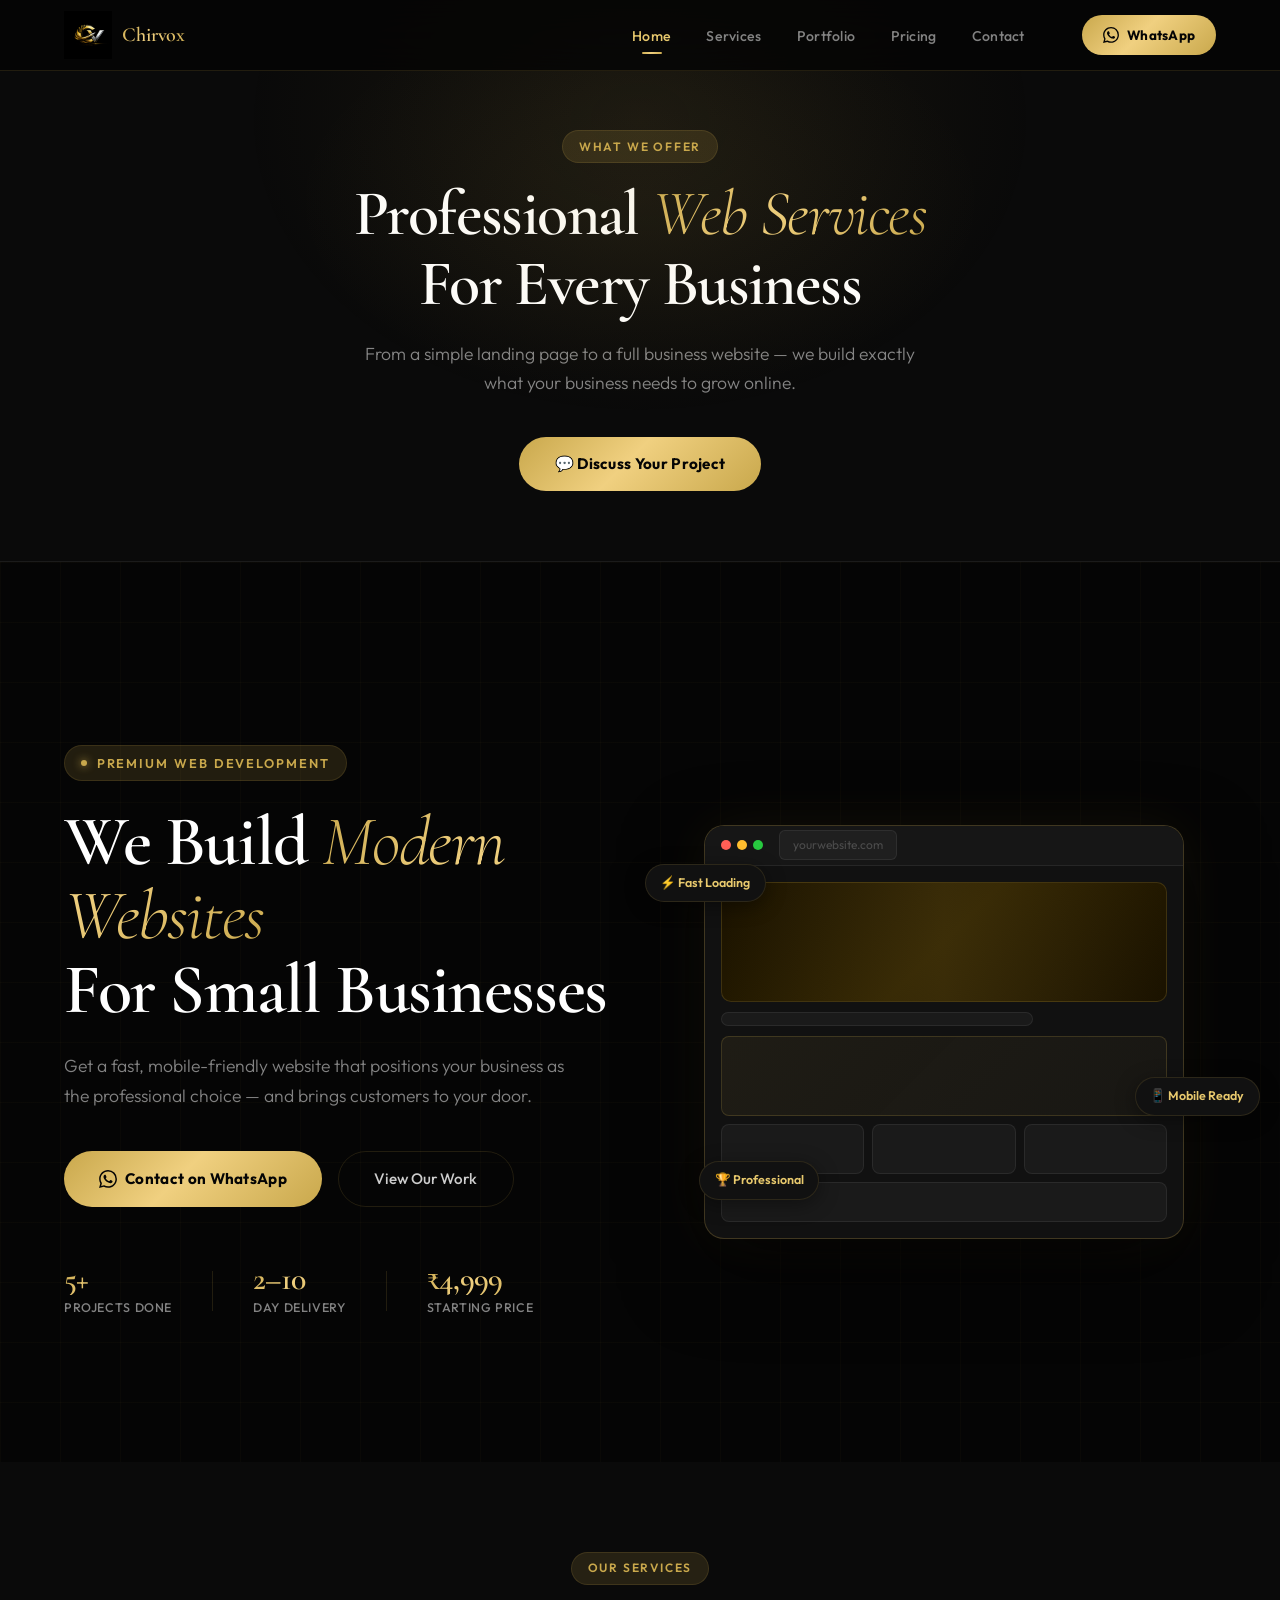
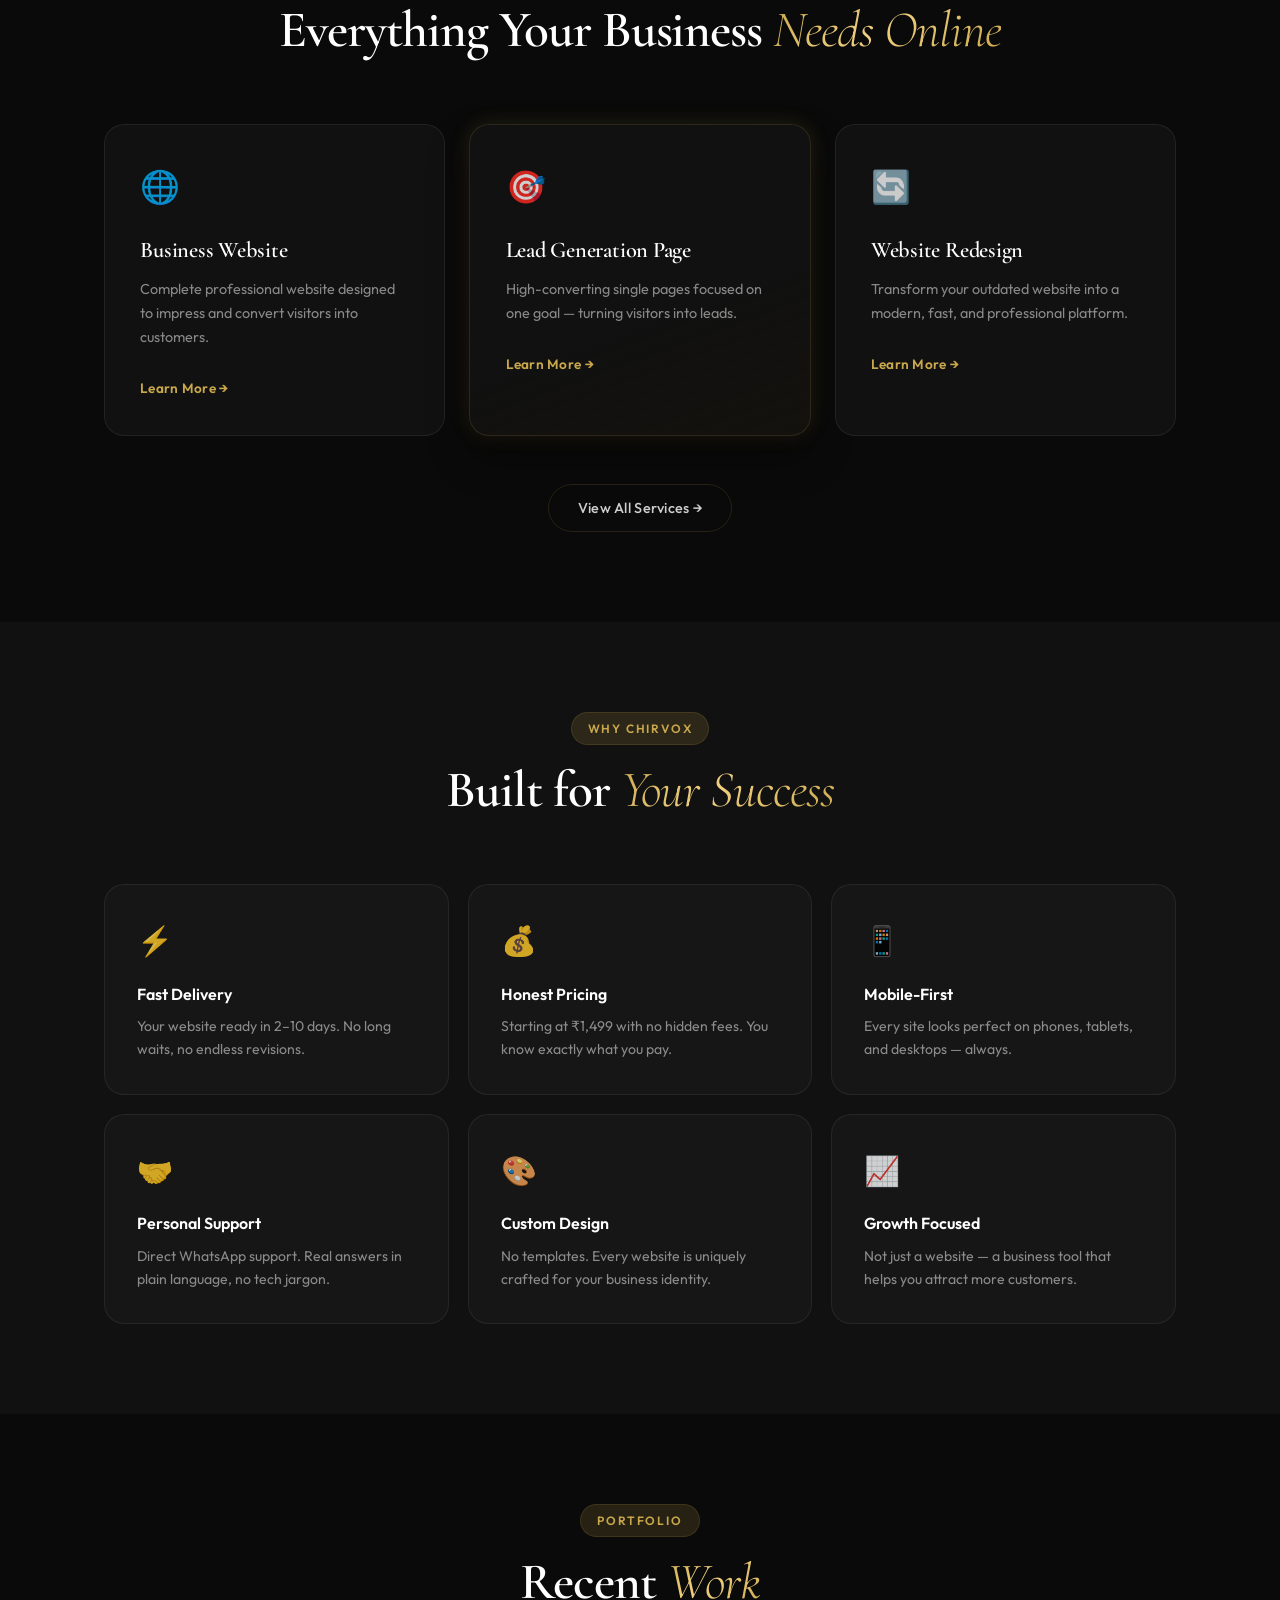
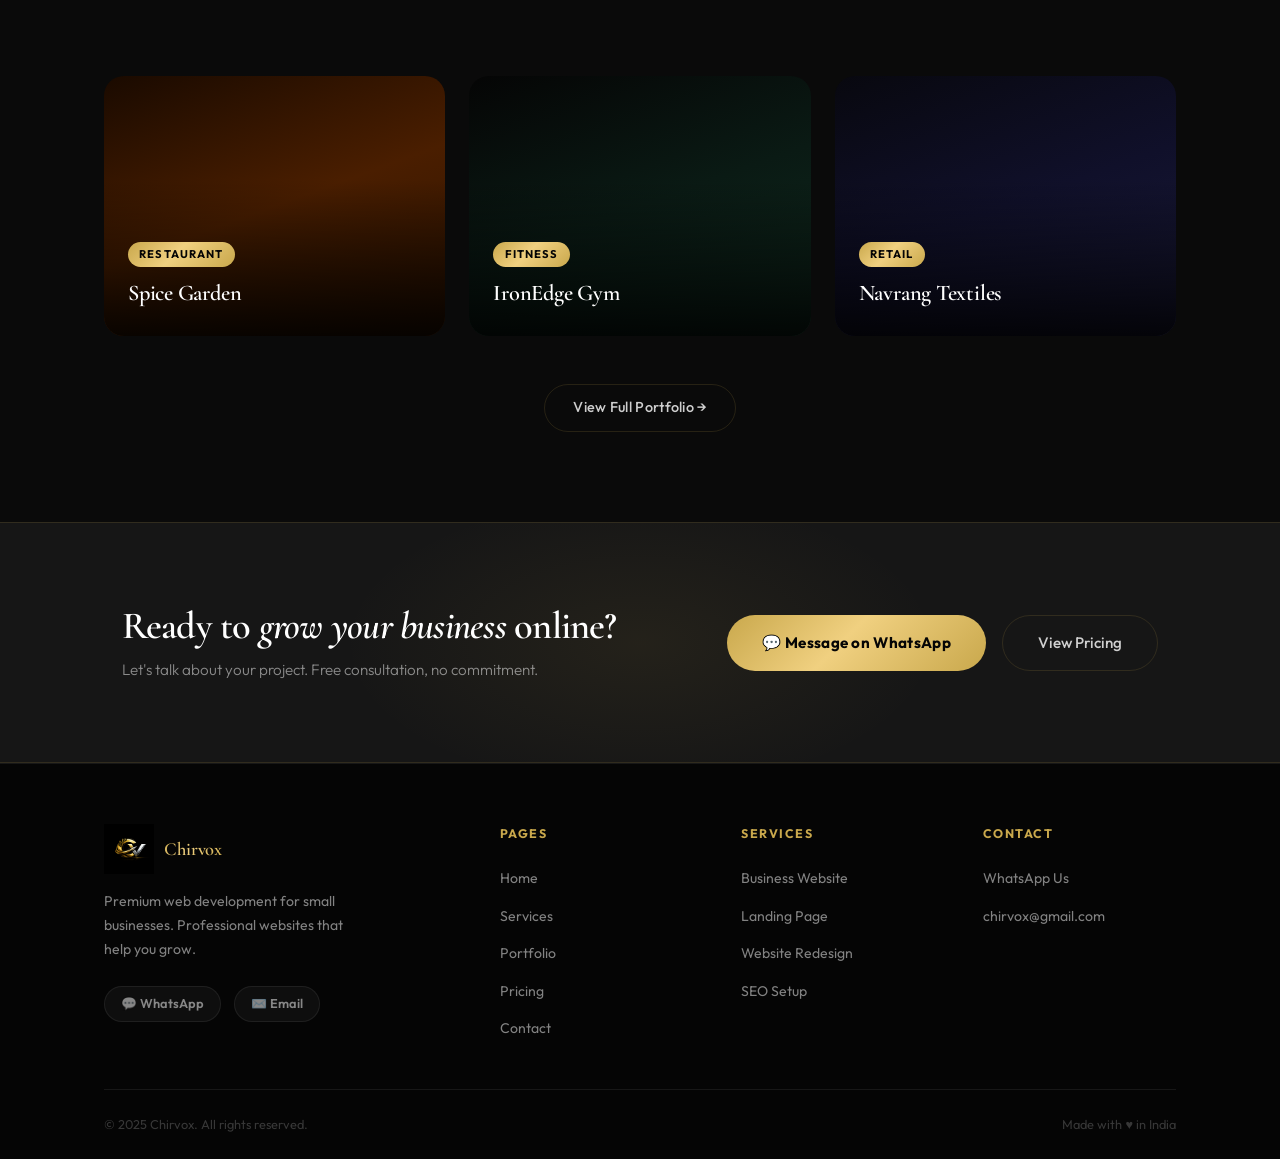
<file: index.html>
<!DOCTYPE html>
<html lang="en">
<head>
  <!-- Google Tag Manager -->
<script>(function(w,d,s,l,i){w[l]=w[l]||[];w[l].push({'gtm.start':
new Date().getTime(),event:'gtm.js'});var f=d.getElementsByTagName(s)[0],
j=d.createElement(s),dl=l!='dataLayer'?'&l='+l:'';j.async=true;j.src=
'https://www.googletagmanager.com/gtm.js?id='+i+dl;f.parentNode.insertBefore(j,f);
})(window,document,'script','dataLayer','GTM-NBW2ZM2F');</script>
<!-- End Google Tag Manager -->
 
  <meta charset="UTF-8"/>
  <meta name="viewport" content="width=device-width, initial-scale=1.0"/>
  <title>Chirvox — Premium Websites for Small Businesses</title>
  <link rel="preconnect" href="https://fonts.googleapis.com"/>
  <link rel="preconnect" href="https://fonts.gstatic.com" crossorigin/>
  <link href="https://fonts.googleapis.com/css2?family=Cormorant+Garamond:ital,wght@0,300;0,500;0,600;0,700;1,300;1,500&family=Outfit:wght@300;400;500;600&display=swap" rel="stylesheet"/>
  <link rel="stylesheet" href="style.css"/>
<style>
    .nav-logo { display:flex; align-items:center; gap:0.65rem; flex-shrink:0; text-decoration:none; }
    .nav-brand-name {
      font-family:'Cormorant Garamond',serif;
      font-size:1.25rem; font-weight:600; letter-spacing:-0.01em;
      color:var(--white); white-space:nowrap;
    }
    .nav-brand-name span {
      background:var(--gold-gradient);
      -webkit-background-clip:text; -webkit-text-fill-color:transparent; background-clip:text;
    }
  </style>
</head>

<body>
  <!-- Google Tag Manager (noscript) -->
<noscript><iframe src="https://www.googletagmanager.com/ns.html?id=GTM-NBW2ZM2F"
height="0" width="0" style="display:none;visibility:hidden"></iframe></noscript>
<!-- End Google Tag Manager (noscript) -->

<nav class="navbar" id="navbar">
  <div class="nav-inner">
    <a href="index.html" class="nav-logo">
      <img src="logo.png" alt="Chirvox Logo" class="logo-img"/>
      <span class="nav-brand-name"> <span>Chirvox</span></span>
    </a>
    <ul class="nav-links" id="navLinks">
      <li><a href="index.html" class="active">Home</a></li>
      <li><a href="services.html" >Services</a></li>
      <li><a href="portfolio.html">Portfolio</a></li>
      <li><a href="pricing.html">Pricing</a></li>
      <li><a href="contact.html">Contact</a></li>
    </ul>
    <a href="https://wa.me/916363797625?text=Hi%2C%20I'm%20interested%20in%20a%20website!" class="btn-gold" target="_blank" rel="noopener">
      <svg width="16" height="16" viewBox="0 0 24 24" fill="currentColor"><path d="M17.472 14.382c-.297-.149-1.758-.867-2.03-.967-.273-.099-.471-.148-.67.15-.197.297-.767.966-.94 1.164-.173.199-.347.223-.644.075-.297-.15-1.255-.463-2.39-1.475-.883-.788-1.48-1.761-1.653-2.059-.173-.297-.018-.458.13-.606.134-.133.298-.347.446-.52.149-.174.198-.298.298-.497.099-.198.05-.371-.025-.52-.075-.149-.669-1.612-.916-2.207-.242-.579-.487-.5-.669-.51-.173-.008-.371-.01-.57-.01-.198 0-.52.074-.792.372-.272.297-1.04 1.016-1.04 2.479 0 1.462 1.065 2.875 1.213 3.074.149.198 2.096 3.2 5.077 4.487.709.306 1.262.489 1.694.625.712.227 1.36.195 1.871.118.571-.085 1.758-.719 2.006-1.413.248-.694.248-1.289.173-1.413-.074-.124-.272-.198-.57-.347m-5.421 7.403h-.004a9.87 9.87 0 01-5.031-1.378l-.361-.214-3.741.982.998-3.648-.235-.374a9.86 9.86 0 01-1.51-5.26c.001-5.45 4.436-9.884 9.888-9.884 2.64 0 5.122 1.03 6.988 2.898a9.825 9.825 0 012.893 6.994c-.003 5.45-4.437 9.884-9.885 9.884m8.413-18.297A11.815 11.815 0 0012.05 0C5.495 0 .16 5.335.157 11.892c0 2.096.547 4.142 1.588 5.945L.057 24l6.305-1.654a11.882 11.882 0 005.683 1.448h.005c6.554 0 11.89-5.335 11.893-11.893a11.821 11.821 0 00-3.48-8.413z"/></svg>
      WhatsApp
    </a>
    <button class="hamburger" id="hamburger" onclick="toggleMenu()"><span></span><span></span><span></span></button>
  </div>
</nav>

<div class="page-hero">
  <div class="page-hero-eyebrow">What We Offer</div>
  <h1>Professional <em>Web Services</em><br>For Every Business</h1>
  <p>From a simple landing page to a full business website — we build exactly what your business needs to grow online.</p>
  <a href="https://wa.me/916363797625?text=Hi%2C%20I'd%20like%20to%20discuss%20a%20project!" class="btn-gold-lg" target="_blank" rel="noopener">💬 Discuss Your Project</a>
</div>

<!-- HERO -->
<section class="hero">
  <div class="hero-glow"></div>
  <div class="hero-grid-lines"></div>
  <div class="hero-content">
    <div class="hero-eyebrow reveal">
      <span class="gold-dot"></span> Premium Web Development
    </div>
    <h1 class="hero-title reveal" style="animation-delay:0.1s">
      We Build <em>Modern Websites</em><br>For Small Businesses
    </h1>
    <p class="hero-sub reveal" style="animation-delay:0.2s">
      Get a fast, mobile-friendly website that positions your business as the professional choice — and brings customers to your door.
    </p>
    <div class="hero-actions reveal" style="animation-delay:0.3s">
      <a href="https://wa.me/916363797625?text=Hi%2C%20I'm%20interested%20in%20a%20website%20for%20my%20business!" class="btn-gold-lg" target="_blank" rel="noopener">
        <svg width="18" height="18" viewBox="0 0 24 24" fill="currentColor"><path d="M17.472 14.382c-.297-.149-1.758-.867-2.03-.967-.273-.099-.471-.148-.67.15-.197.297-.767.966-.94 1.164-.173.199-.347.223-.644.075-.297-.15-1.255-.463-2.39-1.475-.883-.788-1.48-1.761-1.653-2.059-.173-.297-.018-.458.13-.606.134-.133.298-.347.446-.52.149-.174.198-.298.298-.497.099-.198.05-.371-.025-.52-.075-.149-.669-1.612-.916-2.207-.242-.579-.487-.5-.669-.51-.173-.008-.371-.01-.57-.01-.198 0-.52.074-.792.372-.272.297-1.04 1.016-1.04 2.479 0 1.462 1.065 2.875 1.213 3.074.149.198 2.096 3.2 5.077 4.487.709.306 1.262.489 1.694.625.712.227 1.36.195 1.871.118.571-.085 1.758-.719 2.006-1.413.248-.694.248-1.289.173-1.413-.074-.124-.272-.198-.57-.347m-5.421 7.403h-.004a9.87 9.87 0 01-5.031-1.378l-.361-.214-3.741.982.998-3.648-.235-.374a9.86 9.86 0 01-1.51-5.26c.001-5.45 4.436-9.884 9.888-9.884 2.64 0 5.122 1.03 6.988 2.898a9.825 9.825 0 012.893 6.994c-.003 5.45-4.437 9.884-9.885 9.884m8.413-18.297A11.815 11.815 0 0012.05 0C5.495 0 .16 5.335.157 11.892c0 2.096.547 4.142 1.588 5.945L.057 24l6.305-1.654a11.882 11.882 0 005.683 1.448h.005c6.554 0 11.89-5.335 11.893-11.893a11.821 11.821 0 00-3.48-8.413z"/></svg>
        Contact on WhatsApp
      </a>
      <a href="portfolio.html" class="btn-outline-lg">View Our Work</a>
    </div>
    <div class="hero-stats reveal" style="animation-delay:0.4s">
      <div class="stat"><span class="stat-num gold-text">5+</span><span class="stat-label">Projects Done</span></div>
      <div class="stat-divider"></div>
      <div class="stat"><span class="stat-num gold-text">2–10</span><span class="stat-label">Day Delivery</span></div>
      <div class="stat-divider"></div>
      <div class="stat"><span class="stat-num gold-text">₹4,999</span><span class="stat-label">Starting Price</span></div>
    </div>
  </div>
  <div class="hero-visual reveal" style="animation-delay:0.3s">
    <div class="browser-mock">
      <div class="browser-bar">
        <div class="browser-dots"><span></span><span></span><span></span></div>
        <div class="browser-url">yourwebsite.com</div>
      </div>
      <div class="browser-body">
        <div class="mock-hero-strip"></div>
        <div class="mock-nav-strip"></div>
        <div class="mock-content">
          <div class="mock-block tall gold-shimmer"></div>
          <div class="mock-row">
            <div class="mock-block short"></div>
            <div class="mock-block short"></div>
            <div class="mock-block short"></div>
          </div>
          <div class="mock-block medium"></div>
        </div>
      </div>
    </div>
    <div class="floating-badge badge-1">⚡ Fast Loading</div>
    <div class="floating-badge badge-2">📱 Mobile Ready</div>
    <div class="floating-badge badge-3">🏆 Professional</div>
  </div>
</section>

<!-- SERVICES PREVIEW -->
<section class="section-dark">
  <div class="container">
    <div class="section-head reveal">
      <div class="section-eyebrow">Our Services</div>
      <h2 class="section-title">Everything Your Business <em>Needs Online</em></h2>
    </div>
    <div class="services-preview-grid">
      <a href="services.html" class="sp-card reveal">
        <div class="sp-icon">🌐</div>
        <h3>Business Website</h3>
        <p>Complete professional website designed to impress and convert visitors into customers.</p>
        <span class="sp-link">Learn More →</span>
      </a>
      <a href="services.html" class="sp-card reveal featured-card">
        <div class="sp-icon">🎯</div>
        <h3>Lead Generation Page</h3>
        <p>High-converting single pages focused on one goal — turning visitors into leads.</p>
        <span class="sp-link">Learn More →</span>
      </a>
      <a href="services.html" class="sp-card reveal">
        <div class="sp-icon">🔄</div>
        <h3>Website Redesign</h3>
        <p>Transform your outdated website into a modern, fast, and professional platform.</p>
        <span class="sp-link">Learn More →</span>
      </a>
    </div>
    <div class="section-cta reveal">
      <a href="services.html" class="btn-ghost">View All Services →</a>
    </div>
  </div>
</section>

<!-- WHY CHOOSE US -->
<section class="section-darker">
  <div class="container">
    <div class="section-head reveal">
      <div class="section-eyebrow">Why Chirvox</div>
      <h2 class="section-title">Built for <em>Your Success</em></h2>
    </div>
    <div class="why-grid">
      <div class="why-card reveal">
        <div class="why-icon">⚡</div>
        <h3>Fast Delivery</h3>
        <p>Your website ready in 2–10 days. No long waits, no endless revisions.</p>
      </div>
      <div class="why-card reveal">
        <div class="why-icon">💰</div>
        <h3>Honest Pricing</h3>
        <p>Starting at ₹1,499 with no hidden fees. You know exactly what you pay.</p>
      </div>
      <div class="why-card reveal">
        <div class="why-icon">📱</div>
        <h3>Mobile-First</h3>
        <p>Every site looks perfect on phones, tablets, and desktops — always.</p>
      </div>
      <div class="why-card reveal">
        <div class="why-icon">🤝</div>
        <h3>Personal Support</h3>
        <p>Direct WhatsApp support. Real answers in plain language, no tech jargon.</p>
      </div>
      <div class="why-card reveal">
        <div class="why-icon">🎨</div>
        <h3>Custom Design</h3>
        <p>No templates. Every website is uniquely crafted for your business identity.</p>
      </div>
      <div class="why-card reveal">
        <div class="why-icon">📈</div>
        <h3>Growth Focused</h3>
        <p>Not just a website — a business tool that helps you attract more customers.</p>
      </div>
    </div>
  </div>
</section>

<!-- PORTFOLIO PREVIEW -->
<section class="section-dark">
  <div class="container">
    <div class="section-head reveal">
      <div class="section-eyebrow">Portfolio</div>
      <h2 class="section-title">Recent <em>Work</em></h2>
    </div>
    <div class="port-preview-grid">
      <div class="pp-card reveal">
        <div class="pp-visual pp-restaurant">
          <div class="pp-overlay">
            <span class="pp-tag">Restaurant</span>
            <h4>Spice Garden</h4>
          </div>
        </div>
      </div>
      <div class="pp-card reveal">
        <div class="pp-visual pp-gym">
          <div class="pp-overlay">
            <span class="pp-tag">Fitness</span>
            <h4>IronEdge Gym</h4>
          </div>
        </div>
      </div>
      <div class="pp-card reveal">
        <div class="pp-visual pp-shop">
          <div class="pp-overlay">
            <span class="pp-tag">Retail</span>
            <h4>Navrang Textiles</h4>
          </div>
        </div>
      </div>
    </div>
    <div class="section-cta reveal">
      <a href="portfolio.html" class="btn-ghost">View Full Portfolio →</a>
    </div>
  </div>
</section>

<!-- CTA BAND -->
<section class="cta-band">
  <div class="cta-glow"></div>
  <div class="container cta-inner reveal">
    <div>
      <h2 class="cta-title">Ready to <em>grow your business</em> online?</h2>
      <p class="cta-sub">Let's talk about your project. Free consultation, no commitment.</p>
    </div>
    <div class="cta-actions">
      <a href="https://wa.me/916363797625?text=Hi%2C%20I'm%20interested%20in%20a%20website%20for%20my%20business!" class="btn-gold-lg" target="_blank" rel="noopener">
        💬 Message on WhatsApp
      </a>
      <a href="pricing.html" class="btn-outline-lg">View Pricing</a>
    </div>
  </div>
</section>

<script src="main.js"></script>

<!-- FOOTER -->
<footer class="footer">
  <div class="container">
    <div class="footer-grid">
      <div class="footer-brand">
        <a href="index.html" style="display:inline-flex;align-items:center;gap:0.65rem;text-decoration:none;margin-bottom:1rem;">
          <img src="logo.png" alt="Chirvox" style="height:50px;width:auto"/>
          <span style="font-family:Cormorant Garamond,serif;font-size:1.15rem;font-weight:600;color:#fff;letter-spacing:-0.01em;white-space:nowrap"> <span style="background:linear-gradient(135deg,#c9a84c 0%,#f0d080 45%,#c9a84c 100%);-webkit-background-clip:text;-webkit-text-fill-color:transparent;background-clip:text">Chirvox</span></span>
        </a>
        <p>Premium web development for small businesses. Professional websites that help you grow.</p>
        <div class="footer-social">
          <a href="https://wa.me/916363797625" target="_blank" class="social-btn">💬 WhatsApp</a>
          <a href="mailto:chirvox@gmail.com" class="social-btn">✉️ Email</a>
        </div>
      </div>
      <div class="footer-col">
        <h4>Pages</h4>
        <ul>
          <li><a href="index.html">Home</a></li>
          <li><a href="services.html">Services</a></li>
          <li><a href="portfolio.html">Portfolio</a></li>
          <li><a href="pricing.html">Pricing</a></li>
          <li><a href="contact.html">Contact</a></li>
        </ul>
      </div>
      <div class="footer-col">
        <h4>Services</h4>
        <ul>
          <li><a href="services.html#svc-business-website">Business Website</a></li>
          <li><a href="services.html#svc-landing-page">Landing Page</a></li>
          <li><a href="services.html#svc-redesign">Website Redesign</a></li>
          <li><a href="services.html#svc-seo">SEO Setup</a></li>
        </ul>
      </div>
      <div class="footer-col">
        <h4>Contact</h4>
        <ul>
          <li><a href="https://wa.me/916363797625" target="_blank">WhatsApp Us</a></li>
          <li><a href="mailto:chirvox@gmail.com">chirvox@gmail.com</a></li>
        </ul>
      </div>
    </div>
    <div class="footer-bottom">
      <span>© 2025 Chirvox. All rights reserved.</span>
      <span>Made with ♥ in India</span>
    </div>
  </div>
</footer>
</file>
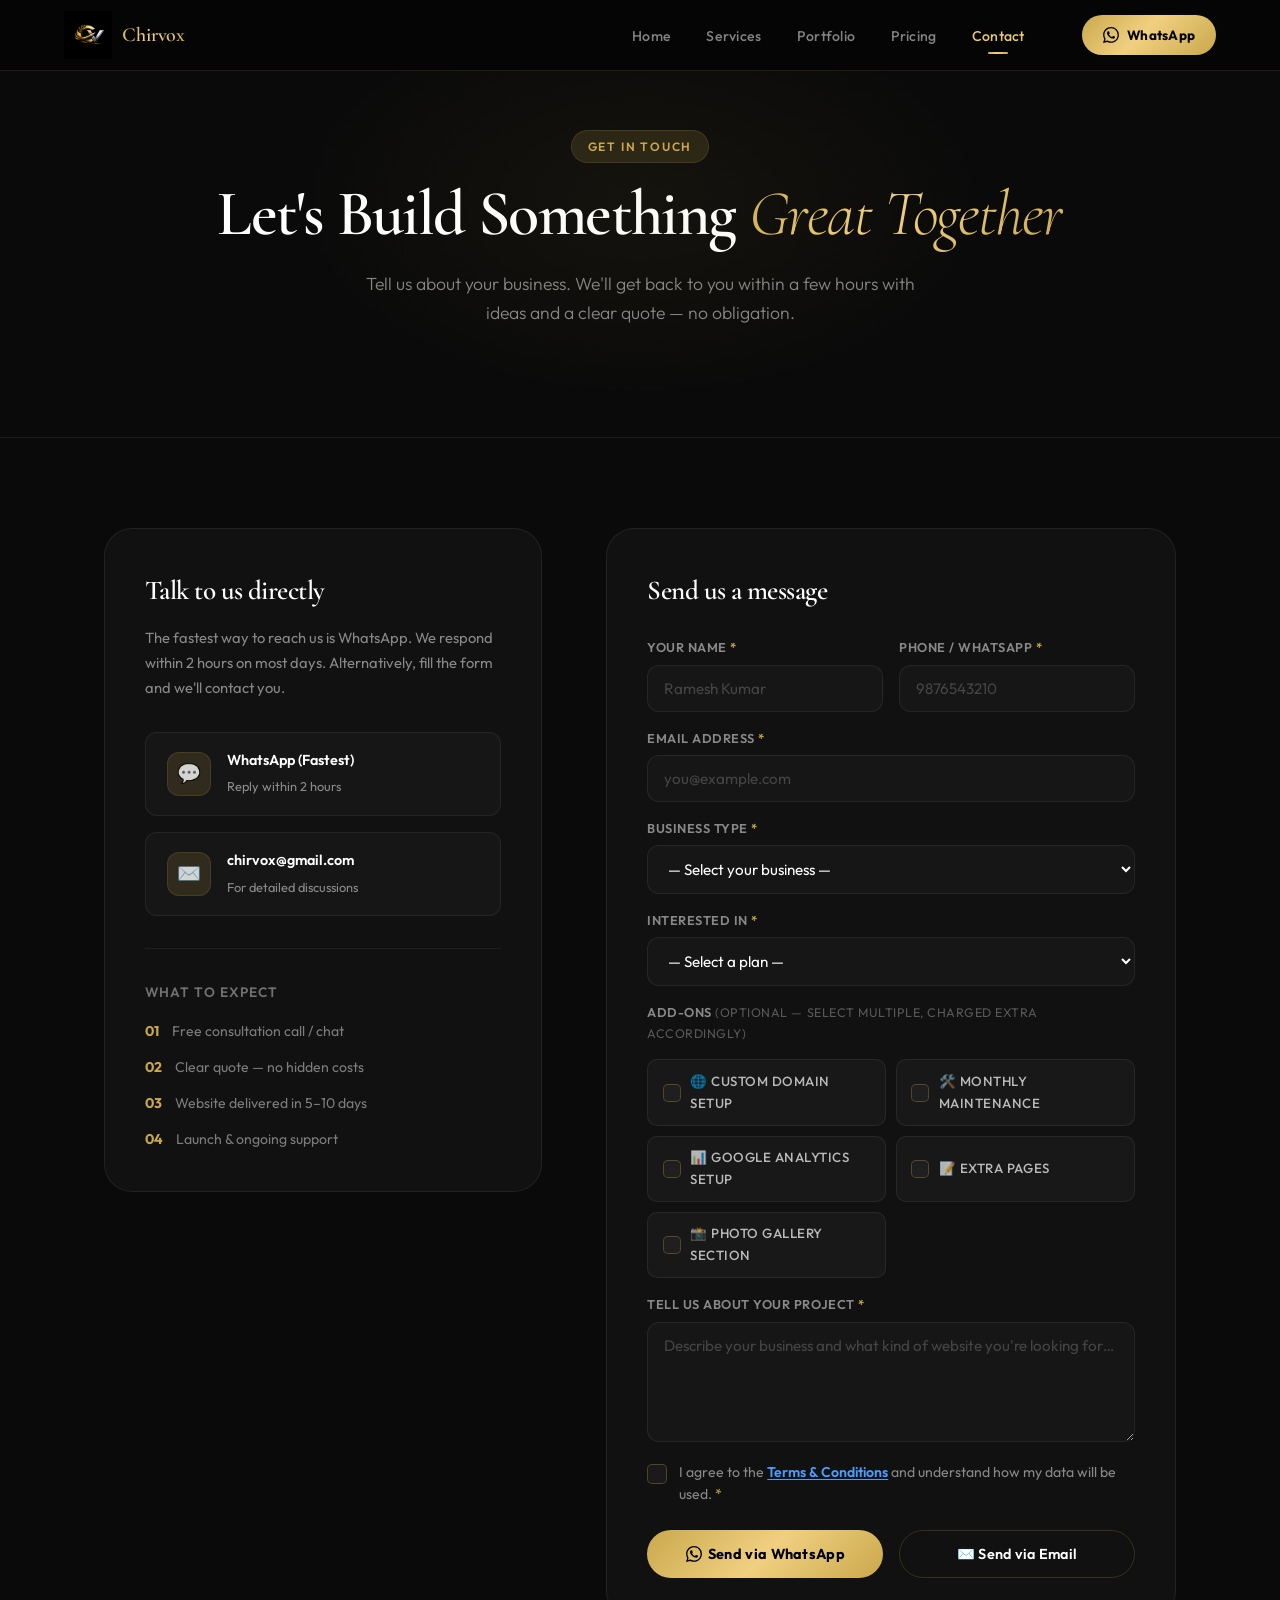
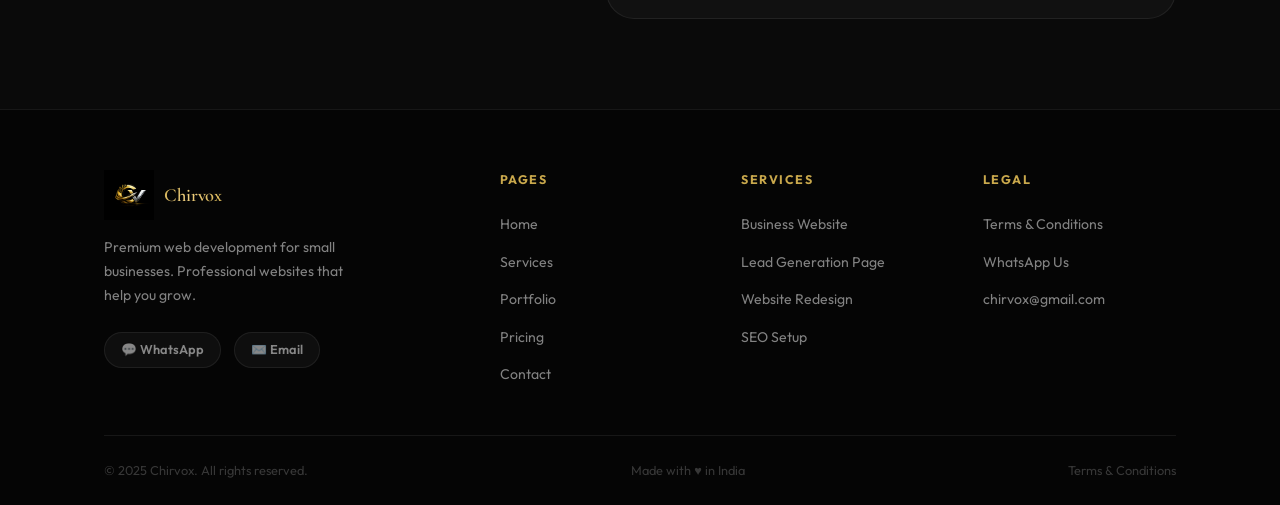
<file: contact.html>
<!DOCTYPE html>
<html lang="en">
<head>
  <!-- Google Tag Manager -->
<script>(function(w,d,s,l,i){w[l]=w[l]||[];w[l].push({'gtm.start':
new Date().getTime(),event:'gtm.js'});var f=d.getElementsByTagName(s)[0],
j=d.createElement(s),dl=l!='dataLayer'?'&l='+l:'';j.async=true;j.src=
'https://www.googletagmanager.com/gtm.js?id='+i+dl;f.parentNode.insertBefore(j,f);
})(window,document,'script','dataLayer','GTM-NBW2ZM2F');</script>
<!-- End Google Tag Manager -->

  <meta charset="UTF-8"/>
  <meta name="viewport" content="width=device-width, initial-scale=1.0, minimum-scale=1.0, viewport-fit=cover"/>
  <title>Contact — Chirvox</title>
  <link rel="preconnect" href="https://fonts.googleapis.com"/>
  <link rel="preconnect" href="https://fonts.gstatic.com" crossorigin/>
  <link href="https://fonts.googleapis.com/css2?family=Cormorant+Garamond:ital,wght@0,300;0,500;0,600;0,700;1,300;1,500&family=Outfit:wght@300;400;500;600&display=swap" rel="stylesheet"/>
  <link rel="stylesheet" href="style.css"/>
  <style>
    /* NAV BRAND */
    .nav-logo { display:flex; align-items:center; gap:0.65rem; flex-shrink:0; text-decoration:none; }
    .nav-brand-name { font-family:'Cormorant Garamond',serif; font-size:1.25rem; font-weight:600; letter-spacing:-0.01em; color:var(--white); white-space:nowrap; }
    .nav-brand-name span { background:var(--gold-gradient); -webkit-background-clip:text; -webkit-text-fill-color:transparent; background-clip:text; }

    /* FORM ERROR/SUCCESS STATES */
    .field-error { font-size:0.76rem; color:#ff6b6b; margin-top:0.3rem; display:none; }
    .form-group.has-error input,
    .form-group.has-error select,
    .form-group.has-error textarea { border-color:#ff6b6b !important; box-shadow:0 0 0 3px rgba(255,107,107,0.15) !important; }
    .form-group.has-error .field-error { display:block; }
    .form-group.has-success input,
    .form-group.has-success select,
    .form-group.has-success textarea { border-color:#2ecc71 !important; }

    /* OTHER BUSINESS INPUT */
    #otherBusinessGroup { display:none; margin-top:0; }
    #otherBusinessGroup.show { display:block; }
    #otherBusinessGroup.has-error input { border-color:#ff6b6b !important; box-shadow:0 0 0 3px rgba(255,107,107,0.15) !important; }
    #otherBusinessGroup .field-error { display:none; }
    #otherBusinessGroup.has-error .field-error { display:block; }

    /* EMAIL CHECKING INDICATOR */
    .validating-indicator { font-size:0.78rem; color:var(--gold); display:none; margin-top:0.25rem; }
    .validating-indicator.show { display:block; }

    /* TERMS CHECKBOX */
    .tnc-group { margin-top:0.25rem; }
    .tnc-label { display:flex; align-items:flex-start; gap:0.75rem; cursor:pointer; user-select:none; }
    .tnc-label input[type="checkbox"] { display:none; }
    .tnc-custom-check {
      width:20px; height:20px; flex-shrink:0; margin-top:2px;
      border:1.5px solid rgba(201,168,76,0.3); border-radius:5px;
      background:rgba(255,255,255,0.04);
      display:grid; place-items:center;
      transition:border-color 0.2s, background 0.2s;
    }
    .tnc-custom-check::after { content:'✓'; font-size:0.7rem; font-weight:800; color:#000; opacity:0; transition:opacity 0.15s; }
    .tnc-label input:checked + .tnc-custom-check { background:linear-gradient(135deg,#c9a84c,#f0d080,#c9a84c); border-color:#c9a84c; }
    .tnc-label input:checked + .tnc-custom-check::after { opacity:1; }
    .tnc-text { font-size:0.88rem; color:rgba(255,255,255,0.5); line-height:1.55; }
    .tnc-link { color:#4a9eff; text-decoration:underline; text-underline-offset:2px; font-weight:600; transition:color 0.15s; }
    .tnc-link:hover { color:#74b8ff; }
    .tnc-group.has-error .tnc-custom-check { border-color:#ff6b6b !important; }
    .tnc-group .field-error { margin-top:0.4rem; margin-left:2rem; }

    /* SUBMIT BUTTONS */
    .submit-row { display:grid; grid-template-columns:1fr 1fr; gap:1rem; margin-top:0.5rem; }
    .btn-sub-wa {
      background:linear-gradient(135deg,#c9a84c,#f0d080,#c9a84c); color:#000; border:none;
      padding:0.9rem 0.8rem; border-radius:100px;
      font-family:'Outfit',sans-serif; font-size:0.9rem; font-weight:700;
      cursor:pointer; letter-spacing:0.02em;
      transition:transform 0.15s, box-shadow 0.2s, opacity 0.2s;
      display:flex; align-items:center; justify-content:center; gap:0.4rem;
    }
    .btn-sub-wa:hover { transform:translateY(-2px); box-shadow:0 8px 25px rgba(201,168,76,0.4); opacity:0.92; }
    .btn-sub-email {
      background:transparent; color:#fff; border:1.5px solid rgba(201,168,76,0.2);
      padding:0.9rem 0.8rem; border-radius:100px;
      font-family:'Outfit',sans-serif; font-size:0.9rem; font-weight:600;
      cursor:pointer; letter-spacing:0.02em;
      transition:border-color 0.2s, background 0.2s, color 0.2s, transform 0.15s;
      display:flex; align-items:center; justify-content:center; gap:0.4rem;
    }
    .btn-sub-email:hover { border-color:#c9a84c; color:#c9a84c; background:rgba(201,168,76,0.08); transform:translateY(-2px); }

    /* SUCCESS POPUP */
    .popup-overlay {
      position:fixed; inset:0; z-index:9999;
      background:rgba(0,0,0,0.85); backdrop-filter:blur(12px);
      display:flex; align-items:center; justify-content:center;
      opacity:0; pointer-events:none; transition:opacity 0.3s;
    }
    .popup-overlay.show { opacity:1; pointer-events:all; }
    .popup-box {
      background:#111; border:1px solid rgba(201,168,76,0.25);
      border-radius:20px; padding:3rem 2.5rem;
      max-width:440px; width:90%; text-align:center;
      transform:translateY(40px) scale(0.94);
      transition:transform 0.4s cubic-bezier(0.34,1.56,0.64,1), opacity 0.3s;
      opacity:0;
      box-shadow:0 40px 80px rgba(0,0,0,0.7), 0 0 60px rgba(201,168,76,0.1);
    }
    .popup-overlay.show .popup-box { transform:translateY(0) scale(1); opacity:1; }
    .popup-icon {
      width:76px; height:76px;
      background:rgba(201,168,76,0.12); border:1px solid rgba(201,168,76,0.2);
      border-radius:50%; display:grid; place-items:center;
      font-size:2.2rem; margin:0 auto 1.5rem;
      animation:popBounce 0.6s 0.15s both;
    }
    @keyframes popBounce { 0%{transform:scale(0)} 65%{transform:scale(1.18)} 100%{transform:scale(1)} }
    .popup-box h3 { font-family:'Cormorant Garamond',serif; font-size:1.9rem; font-weight:600; color:#fff; margin-bottom:0.7rem; letter-spacing:-0.02em; }
    .popup-box p { font-size:0.92rem; color:rgba(255,255,255,0.5); line-height:1.65; margin-bottom:2rem; }
    .popup-close {
      background:linear-gradient(135deg,#c9a84c,#f0d080,#c9a84c); color:#000;
      border:none; padding:0.85rem 2.5rem; border-radius:100px;
      font-family:'Outfit',sans-serif; font-size:0.95rem; font-weight:700;
      cursor:pointer; transition:opacity 0.2s, transform 0.15s;
    }
    .popup-close:hover { opacity:0.9; transform:translateY(-2px); }
    .popup-via { display:inline-block; margin-top:0.9rem; font-size:0.8rem; color:rgba(255,255,255,0.4); background:rgba(255,255,255,0.04); border:1px solid rgba(255,255,255,0.07); padding:0.3rem 0.9rem; border-radius:100px; }

    @media(max-width:600px){ .submit-row { grid-template-columns:1fr; } }

    /* ADD-ONS MULTI-SELECT CHECKBOXES */
    .addons-checkboxes {
      display: grid;
      grid-template-columns: 1fr 1fr;
      gap: 0.6rem;
      margin-top: 0.5rem;
    }
    .addon-check-item {
      display: flex;
      align-items: center;
      gap: 0.6rem;
      cursor: pointer;
      padding: 0.65rem 0.9rem;
      background: rgba(255,255,255,0.03);
      border: 1.5px solid rgba(255,255,255,0.07);
      border-radius: 10px;
      transition: border-color 0.2s, background 0.2s;
      user-select: none;
    }
    .addon-check-item:hover {
      border-color: rgba(201,168,76,0.3);
      background: rgba(201,168,76,0.05);
    }
    .addon-check-item input[type="checkbox"] { display: none; }
    .addon-cb-box {
      width: 18px; height: 18px; flex-shrink: 0;
      border: 1.5px solid rgba(201,168,76,0.3);
      border-radius: 5px;
      background: rgba(255,255,255,0.03);
      display: grid; place-items: center;
      transition: background 0.15s, border-color 0.15s;
      position: relative;
    }
    .addon-cb-box::after {
      content: '✓';
      font-size: 0.65rem; font-weight: 800; color: #000;
      opacity: 0; transition: opacity 0.12s;
    }
    .addon-check-item input:checked + .addon-cb-box {
      background: linear-gradient(135deg,#c9a84c,#f0d080,#c9a84c);
      border-color: #c9a84c;
    }
    .addon-check-item input:checked + .addon-cb-box::after { opacity: 1; }
    .addon-check-item:has(input:checked) {
      border-color: rgba(201,168,76,0.4);
      background: rgba(201,168,76,0.08);
    }
    .addon-cb-label { font-size: 0.83rem; color: rgba(255,255,255,0.7); font-weight: 500; }
    @media(max-width:500px){ .addons-checkboxes { grid-template-columns: 1fr; } }


  </style>
</head>

<body>
  <!-- Google Tag Manager (noscript) -->
<noscript><iframe src="https://www.googletagmanager.com/ns.html?id=GTM-NBW2ZM2F"
height="0" width="0" style="display:none;visibility:hidden"></iframe></noscript>
<!-- End Google Tag Manager (noscript) -->

<!-- SUCCESS POPUP -->
<div class="popup-overlay" id="successPopup">
  <div class="popup-box">
    <div class="popup-icon">✅</div>
    <h3>Message Sent!</h3>
    <p>Thank you for reaching out to Chirvox. We've received your details and will get back to you as soon as possible — usually within 2 hours on business days.</p>
    <button class="popup-close" onclick="closePopup()">Got it, Thanks!</button>
    <div class="popup-via" id="popupVia">Sent via WhatsApp</div>
  </div>
</div>

<!-- NAV -->
<nav class="navbar" id="navbar">
  <div class="nav-inner">
    <a href="index.html" class="nav-logo">
      <img src="logo.png" alt="Chirvox Logo" class="logo-img"/>
      <span class="nav-brand-name"> <span>Chirvox</span></span>
    </a>
    <ul class="nav-links" id="navLinks">
      <li><a href="index.html">Home</a></li>
      <li><a href="services.html">Services</a></li>
      <li><a href="portfolio.html">Portfolio</a></li>
      <li><a href="pricing.html">Pricing</a></li>
      <li><a href="contact.html" class="active">Contact</a></li>
    </ul>
    <a href="https://wa.me/916363797625?text=Hi%2C%20I'm%20interested%20in%20a%20website!" class="btn-gold" target="_blank" rel="noopener">
      <svg width="16" height="16" viewBox="0 0 24 24" fill="currentColor"><path d="M17.472 14.382c-.297-.149-1.758-.867-2.03-.967-.273-.099-.471-.148-.67.15-.197.297-.767.966-.94 1.164-.173.199-.347.223-.644.075-.297-.15-1.255-.463-2.39-1.475-.883-.788-1.48-1.761-1.653-2.059-.173-.297-.018-.458.13-.606.134-.133.298-.347.446-.52.149-.174.198-.298.298-.497.099-.198.05-.371-.025-.52-.075-.149-.669-1.612-.916-2.207-.242-.579-.487-.5-.669-.51-.173-.008-.371-.01-.57-.01-.198 0-.52.074-.792.372-.272.297-1.04 1.016-1.04 2.479 0 1.462 1.065 2.875 1.213 3.074.149.198 2.096 3.2 5.077 4.487.709.306 1.262.489 1.694.625.712.227 1.36.195 1.871.118.571-.085 1.758-.719 2.006-1.413.248-.694.248-1.289.173-1.413-.074-.124-.272-.198-.57-.347m-5.421 7.403h-.004a9.87 9.87 0 01-5.031-1.378l-.361-.214-3.741.982.998-3.648-.235-.374a9.86 9.86 0 01-1.51-5.26c.001-5.45 4.436-9.884 9.888-9.884 2.64 0 5.122 1.03 6.988 2.898a9.825 9.825 0 012.893 6.994c-.003 5.45-4.437 9.884-9.885 9.884m8.413-18.297A11.815 11.815 0 0012.05 0C5.495 0 .16 5.335.157 11.892c0 2.096.547 4.142 1.588 5.945L.057 24l6.305-1.654a11.882 11.882 0 005.683 1.448h.005c6.554 0 11.89-5.335 11.893-11.893a11.821 11.821 0 00-3.48-8.413z"/></svg>
      WhatsApp
    </a>
    <button class="hamburger" id="hamburger" onclick="toggleMenu()"><span></span><span></span><span></span></button>
  </div>
</nav>

<div class="page-hero">
  <div class="page-hero-eyebrow">Get In Touch</div>
  <h1>Let's Build Something <em>Great Together</em></h1>
  <p>Tell us about your business. We'll get back to you within a few hours with ideas and a clear quote — no obligation.</p>
</div>

<section class="section-dark">
  <div class="container">
    <div class="contact-grid">

      <!-- LEFT: Info -->
      <div class="contact-info-card reveal">
        <h3>Talk to us directly</h3>
        <p>The fastest way to reach us is WhatsApp. We respond within 2 hours on most days. Alternatively, fill the form and we'll contact you.</p>
        <div class="contact-methods">
          <a href="https://wa.me/916363797625?text=Hi%2C%20I'm%20interested%20in%20getting%20a%20website!" class="c-method" target="_blank" rel="noopener">
            <div class="c-method-icon">💬</div>
            <div class="c-method-text"><strong>WhatsApp (Fastest)</strong><span>Reply within 2 hours</span></div>
          </a>
          <a href="mailto:chirvox@gmail.com" class="c-method">
            <div class="c-method-icon">✉️</div>
            <div class="c-method-text"><strong>chirvox@gmail.com</strong><span>For detailed discussions</span></div>
          </a>
        </div>
        <div style="margin-top:2rem;padding-top:2rem;border-top:1px solid rgba(255,255,255,0.06)">
          <p style="font-size:0.85rem;color:rgba(255,255,255,0.4);margin-bottom:1rem;font-weight:600;text-transform:uppercase;letter-spacing:0.08em">What to expect</p>
          <div style="display:flex;flex-direction:column;gap:0.8rem">
            <div style="display:flex;align-items:center;gap:0.8rem;font-size:0.88rem;color:rgba(255,255,255,0.45)"><span style="color:#c9a84c;font-weight:700">01</span>Free consultation call / chat</div>
            <div style="display:flex;align-items:center;gap:0.8rem;font-size:0.88rem;color:rgba(255,255,255,0.45)"><span style="color:#c9a84c;font-weight:700">02</span>Clear quote — no hidden costs</div>
            <div style="display:flex;align-items:center;gap:0.8rem;font-size:0.88rem;color:rgba(255,255,255,0.45)"><span style="color:#c9a84c;font-weight:700">03</span>Website delivered in 5–10 days</div>
            <div style="display:flex;align-items:center;gap:0.8rem;font-size:0.88rem;color:rgba(255,255,255,0.45)"><span style="color:#c9a84c;font-weight:700">04</span>Launch &amp; ongoing support</div>
          </div>
        </div>
      </div>

      <!-- RIGHT: Form -->
      <div class="contact-form-card reveal">
        <h3>Send us a message</h3>
        <div class="form" id="contactForm">

          <!-- Name + Phone -->
          <div class="form-row">
            <div class="form-group" id="fg-name">
              <label for="fname">Your Name <span style="color:#c9a84c">*</span></label>
              <input type="text" id="fname" placeholder="Ramesh Kumar" autocomplete="name"/>
              <span class="field-error" id="err-name">Please enter your full name.</span>
            </div>
            <div class="form-group" id="fg-phone">
              <label for="fphone">Phone / WhatsApp <span style="color:#c9a84c">*</span></label>
              <input type="tel" id="fphone" placeholder="9876543210" maxlength="10" inputmode="numeric"/>
              <span class="field-error" id="err-phone">Must be exactly 10 digits.</span>
            </div>
          </div>

          <!-- Email -->
          <div class="form-group" id="fg-email">
            <label for="femail">Email Address <span style="color:#c9a84c">*</span></label>
            <input type="email" id="femail" placeholder="you@example.com" autocomplete="email"/>
            <span class="validating-indicator" id="emailChecking">⏳ Checking email address…</span>
            <span class="field-error" id="err-email">Please enter a valid email address.</span>
          </div>

          <!-- Business Type -->
          <div class="form-group" id="fg-business">
            <label for="fbusiness">Business Type <span style="color:#c9a84c">*</span></label>
            <select id="fbusiness" onchange="handleBusinessChange(this.value)">
              <option value="">— Select your business —</option>
              <option value="Restaurant / Café">Restaurant / Café</option>
              <option value="Gym / Fitness Center">Gym / Fitness Center</option>
              <option value="Retail Shop">Retail Shop</option>
              <option value="Beauty / Salon / Spa">Beauty / Salon / Spa</option>
              <option value="Medical / Healthcare">Medical / Healthcare</option>
              <option value="Local Service">Local Service</option>
              <option value="Educational Institution">Educational Institution</option>
              <option value="Other">Other (specify below ↓)</option>
            </select>
            <span class="field-error" id="err-business">Please select your business type.</span>
          </div>

          <!-- Other Business (hidden until "Other" selected) -->
          <div class="form-group" id="otherBusinessGroup">
            <label for="fotherBusiness">Describe Your Business <span style="color:#c9a84c">*</span></label>
            <input type="text" id="fotherBusiness" placeholder="e.g. Plumbing services, Photography studio, Travel agency…"/>
            <span class="field-error" id="err-other">Please describe your business.</span>
          </div>

          <!-- Plan -->
          <div class="form-group" id="fg-plan">
            <label for="fplan">Interested In <span style="color:#c9a84c">*</span></label>
            <select id="fplan">
              <option value="">— Select a plan —</option>
              <option value="Business Plan — ₹1,499">Business Plan — ₹1,499</option>
              <option value="Starter Plan — ₹4,999">Starter Plan — ₹4,999</option>
              <option value="Business Plan — ₹9,999">Business Plan — ₹9,999</option>
              <option value="Not sure yet">Not sure yet</option>
            </select>
            <span class="field-error" id="err-plan">Please select a plan or "Not sure yet".</span>
          </div>


          <!-- Add-ons (Optional - multi-select) -->
          <div class="form-group" id="fg-addons">
            <label>Add-ons <span style="color:rgba(255,255,255,0.3);font-size:0.78rem;font-weight:400"> (optional — select multiple, charged extra accordingly)</span></label>
            <div class="addons-checkboxes">
              <label class="addon-check-item">
                <input type="checkbox" class="addon-cb" value="Custom Domain Setup"/>
                <span class="addon-cb-box"></span>
                <span class="addon-cb-label">🌐 Custom Domain Setup</span>
              </label>
              <label class="addon-check-item">
                <input type="checkbox" class="addon-cb" value="Monthly Maintenance"/>
                <span class="addon-cb-box"></span>
                <span class="addon-cb-label">🛠️ Monthly Maintenance</span>
              </label>
              <label class="addon-check-item">
                <input type="checkbox" class="addon-cb" value="Google Analytics Setup"/>
                <span class="addon-cb-box"></span>
                <span class="addon-cb-label">📊 Google Analytics Setup</span>
              </label>
              <label class="addon-check-item">
                <input type="checkbox" class="addon-cb" value="Extra Pages"/>
                <span class="addon-cb-box"></span>
                <span class="addon-cb-label">📝 Extra Pages</span>
              </label>
              <label class="addon-check-item">
                <input type="checkbox" class="addon-cb" value="Photo Gallery Section"/>
                <span class="addon-cb-box"></span>
                <span class="addon-cb-label">📸 Photo Gallery Section</span>
              </label>
            </div>
          </div>

          <!-- Message -->
          <div class="form-group" id="fg-message">
            <label for="fmessage">Tell us about your project <span style="color:#c9a84c">*</span></label>
            <textarea id="fmessage" placeholder="Describe your business and what kind of website you're looking for…"></textarea>
            <span class="field-error" id="err-message">Please write a short message about your project.</span>
          </div>

          <!-- T&C Checkbox -->
          <div class="tnc-group" id="tnc-group">
            <label class="tnc-label">
              <input type="checkbox" id="tncCheck"/>
              <span class="tnc-custom-check"></span>
              <span class="tnc-text">
                I agree to the
                <a href="terms.html" target="_blank" class="tnc-link">Terms &amp; Conditions</a>
                and understand how my data will be used. <span style="color:#c9a84c">*</span>
              </span>
            </label>
            <span class="field-error" id="err-tnc">You must agree to the Terms &amp; Conditions to proceed.</span>
          </div>

          <!-- Submit Buttons -->
          <div class="submit-row">
            <button type="button" class="btn-sub-wa" onclick="submitForm('whatsapp')">
              <svg width="16" height="16" viewBox="0 0 24 24" fill="currentColor"><path d="M17.472 14.382c-.297-.149-1.758-.867-2.03-.967-.273-.099-.471-.148-.67.15-.197.297-.767.966-.94 1.164-.173.199-.347.223-.644.075-.297-.15-1.255-.463-2.39-1.475-.883-.788-1.48-1.761-1.653-2.059-.173-.297-.018-.458.13-.606.134-.133.298-.347.446-.52.149-.174.198-.298.298-.497.099-.198.05-.371-.025-.52-.075-.149-.669-1.612-.916-2.207-.242-.579-.487-.5-.669-.51-.173-.008-.371-.01-.57-.01-.198 0-.52.074-.792.372-.272.297-1.04 1.016-1.04 2.479 0 1.462 1.065 2.875 1.213 3.074.149.198 2.096 3.2 5.077 4.487.709.306 1.262.489 1.694.625.712.227 1.36.195 1.871.118.571-.085 1.758-.719 2.006-1.413.248-.694.248-1.289.173-1.413-.074-.124-.272-.198-.57-.347m-5.421 7.403h-.004a9.87 9.87 0 01-5.031-1.378l-.361-.214-3.741.982.998-3.648-.235-.374a9.86 9.86 0 01-1.51-5.26c.001-5.45 4.436-9.884 9.888-9.884 2.64 0 5.122 1.03 6.988 2.898a9.825 9.825 0 012.893 6.994c-.003 5.45-4.437 9.884-9.885 9.884m8.413-18.297A11.815 11.815 0 0012.05 0C5.495 0 .16 5.335.157 11.892c0 2.096.547 4.142 1.588 5.945L.057 24l6.305-1.654a11.882 11.882 0 005.683 1.448h.005c6.554 0 11.89-5.335 11.893-11.893a11.821 11.821 0 00-3.48-8.413z"/></svg>
              Send via WhatsApp
            </button>
            <button type="button" class="btn-sub-email" onclick="submitForm('email')">
              ✉️ Send via Email
            </button>
          </div>

        </div><!-- end #contactForm -->
      </div>

    </div>
  </div>
</section>

<footer class="footer">
  <div class="container">
    <div class="footer-grid">
      <div class="footer-brand">
        <a href="index.html" style="display:inline-flex;align-items:center;gap:0.65rem;text-decoration:none;margin-bottom:1rem;">
          <img src="logo.png" alt="Chirvox" style="height:50px;width:auto"/>
          <span style="font-family:Cormorant Garamond,serif;font-size:1.15rem;font-weight:600;color:#fff;letter-spacing:-0.01em;white-space:nowrap"> <span style="background:linear-gradient(135deg,#c9a84c 0%,#f0d080 45%,#c9a84c 100%);-webkit-background-clip:text;-webkit-text-fill-color:transparent;background-clip:text">Chirvox</span></span>
        </a>
        <p>Premium web development for small businesses. Professional websites that help you grow.</p>
        <div class="footer-social">
          <a href="https://wa.me/916363797625" target="_blank" class="social-btn">💬 WhatsApp</a>
          <a href="mailto:chirvox@gmail.com" class="social-btn">✉️ Email</a>
        </div>
      </div>
      <div class="footer-col"><h4>Pages</h4><ul>
        <li><a href="index.html">Home</a></li>
        <li><a href="services.html">Services</a></li>
        <li><a href="portfolio.html">Portfolio</a></li>
        <li><a href="pricing.html">Pricing</a></li>
        <li><a href="contact.html">Contact</a></li>
      </ul></div>
      <div class="footer-col"><h4>Services</h4><ul>
        <li><a href="services.html#svc-business-website">Business Website</a></li>
        <li><a href="services.html#svc-landing-page">Lead Generation Page</a></li>
        <li><a href="services.html#svc-redesign">Website Redesign</a></li>
        <li><a href="services.html#svc-seo">SEO Setup</a></li>
      </ul></div>
      <div class="footer-col"><h4>Legal</h4><ul>
        <li><a href="terms.html">Terms &amp; Conditions</a></li>
        <li><a href="https://wa.me/916363797625" target="_blank">WhatsApp Us</a></li>
        <li><a href="mailto:chirvox@gmail.com">chirvox@gmail.com</a></li>
      </ul></div>
    </div>
    <div class="footer-bottom">
      <span>© 2025 Chirvox. All rights reserved.</span>
      <span>Made with ♥ in India</span>
      <a href="terms.html" style="color:rgba(255,255,255,0.2);font-size:0.8rem;text-decoration:none" onmouseover="this.style.color='#c9a84c'" onmouseout="this.style.color='rgba(255,255,255,0.2)'">Terms &amp; Conditions</a>
    </div>
  </div>
</footer>

<script src="main.js"></script>
<script>
// ── "Other" business toggle ──
function handleBusinessChange(val) {
  var grp = document.getElementById('otherBusinessGroup');
  var inp = document.getElementById('fotherBusiness');
  if (val === 'Other') {
    grp.classList.add('show');
    grp.style.display = 'block';
  } else {
    grp.classList.remove('show','has-error');
    grp.style.display = 'none';
    inp.value = '';
    document.getElementById('err-other').style.display = 'none';
  }
}

// ── Phone: digits only, max 10 ──
document.getElementById('fphone').addEventListener('input', function() {
  this.value = this.value.replace(/\D/g, '').slice(0, 10);
});

// ── Helpers ──
function setErr(groupId, errId, msg) {
  var fg = document.getElementById(groupId);
  if (fg) { fg.classList.add('has-error'); fg.classList.remove('has-success'); }
  var e = document.getElementById(errId);
  if (e) { if (msg) e.textContent = msg; e.style.display = 'block'; }
}
function setOk(groupId, errId) {
  var fg = document.getElementById(groupId);
  if (fg) { fg.classList.remove('has-error'); fg.classList.add('has-success'); }
  var e = document.getElementById(errId);
  if (e) e.style.display = 'none';
}
function clearState(groupId, errId) {
  var fg = document.getElementById(groupId);
  if (fg) fg.classList.remove('has-error','has-success');
  var e = document.getElementById(errId);
  if (e) e.style.display = 'none';
}

// ── Email validation (format + known fake domain block + DNS when online) ──
// Blocks obvious fake domains locally; tries real DNS when online
var FAKE_DOMAINS = ['test.com','example.com','fake.com','nomail.com','noreply.com','mailinator.com','trashmail.com','guerrillamail.com','temp-mail.org','throwam.com','yopmail.com','sharklasers.com','none.com','abc.com','xyz.com','aaa.com','bbb.com','ccc.com','qqq.com','zzz.com'];

async function fetchWithTimeout(url, opts, ms) {
  var ctrl = new AbortController();
  var timer = setTimeout(function(){ ctrl.abort(); }, ms);
  try {
    var res = await fetch(url, Object.assign({}, opts, { signal: ctrl.signal }));
    clearTimeout(timer);
    return res;
  } catch(e) { clearTimeout(timer); throw e; }
}

async function checkEmailDomain(email) {
  var m = email.match(/^[^\s@]+@([^\s@]+\.([^\s@]{2,}))$/);
  if (!m) return false;
  var domain = m[1].toLowerCase();
  var tld = m[2].toLowerCase();

  // Block obviously fake TLDs and domains
  if (['invalid','test','local','localhost','example','fake','none'].indexOf(tld) !== -1) return false;
  if (FAKE_DOMAINS.indexOf(domain) !== -1) return false;
  // Must have at least one dot
  if (domain.split('.').length < 2) return false;

  // Try DNS-over-HTTPS with a 4s timeout (works when online, gracefully fails offline)
  try {
    var r = await fetchWithTimeout(
      'https://cloudflare-dns.com/dns-query?name=' + encodeURIComponent(domain) + '&type=MX',
      { headers: { 'Accept': 'application/dns-json' } },
      4000
    );
    if (r.ok) {
      var d = await r.json();
      if (d.Status === 0 && d.Answer && d.Answer.length > 0) return true;
    }
    // Try A record as fallback
    var r2 = await fetchWithTimeout(
      'https://cloudflare-dns.com/dns-query?name=' + encodeURIComponent(domain) + '&type=A',
      { headers: { 'Accept': 'application/dns-json' } },
      4000
    );
    if (r2.ok) {
      var d2 = await r2.json();
      if (d2.Status === 0 && d2.Answer && d2.Answer.length > 0) return true;
    }
    // DNS says domain has no MX or A record — likely invalid
    return false;
  } catch (ex) {
    // Fetch blocked (file://, offline, CORS) — trust format validation
    return true;
  }
}

// ── Main submit function ──
async function submitForm(via) {
  // Reset all field states
  clearState('fg-name','err-name');
  clearState('fg-phone','err-phone');
  clearState('fg-email','err-email');
  clearState('fg-business','err-business');
  clearState('fg-plan','err-plan');
  clearState('fg-message','err-message');
  document.getElementById('otherBusinessGroup').classList.remove('has-error');
  document.getElementById('err-other').style.display = 'none';
  document.getElementById('tnc-group').classList.remove('has-error');
  document.getElementById('err-tnc').style.display = 'none';

  // Read values
  var name     = document.getElementById('fname').value.trim();
  var phone    = document.getElementById('fphone').value.trim();
  var email    = document.getElementById('femail').value.trim();
  var business = document.getElementById('fbusiness').value;
  var other    = document.getElementById('fotherBusiness').value.trim();
  var plan     = document.getElementById('fplan').value;
  var message  = document.getElementById('fmessage').value.trim();
  var tncOk    = document.getElementById('tncCheck').checked;

  var valid = true;
  var emailFmt = /^[^\s@]+@[^\s@]+\.[^\s@]{2,}$/.test(email);

  if (!name)                     { setErr('fg-name','err-name','Please enter your full name.'); valid = false; }
  else                             setOk('fg-name','err-name');

  if (!/^[0-9]{10}$/.test(phone)){ setErr('fg-phone','err-phone','Must be exactly 10 digits (numbers only).'); valid = false; }
  else                             setOk('fg-phone','err-phone');

  if (!email || !emailFmt)       { setErr('fg-email','err-email','Enter a valid email address (e.g. you@gmail.com).'); valid = false; }

  if (!business)                 { setErr('fg-business','err-business','Please select your business type.'); valid = false; }
  else                             setOk('fg-business','err-business');

  if (business === 'Other' && !other) {
    document.getElementById('otherBusinessGroup').classList.add('has-error');
    document.getElementById('err-other').style.display = 'block';
    valid = false;
  } else if (business === 'Other' && other) {
    document.getElementById('otherBusinessGroup').classList.remove('has-error');
  }

  if (!plan)                     { setErr('fg-plan','err-plan','Please select a plan or "Not sure yet".'); valid = false; }
  else                             setOk('fg-plan','err-plan');

  if (!message)                  { setErr('fg-message','err-message','Please write a short message about your project.'); valid = false; }
  else                             setOk('fg-message','err-message');

  if (!tncOk) {
    document.getElementById('tnc-group').classList.add('has-error');
    document.getElementById('err-tnc').style.display = 'block';
    valid = false;
  }

  if (!valid) {
    var firstErr = document.querySelector('.has-error');
    if (firstErr) firstErr.scrollIntoView({ behavior: 'smooth', block: 'center' });
    return;
  }

  // DNS check for email domain
  if (emailFmt) {
    var ind = document.getElementById('emailChecking');
    ind.classList.add('show');
    var domainOk = await checkEmailDomain(email);
    ind.classList.remove('show');
    if (!domainOk) {
      setErr('fg-email','err-email','This email address does not appear to be valid. Please check and try again.');
      document.getElementById('fg-email').scrollIntoView({ behavior: 'smooth', block: 'center' });
      return;
    }
    setOk('fg-email','err-email');
  }

  var bizFinal = (business === 'Other') ? ('Other: ' + other) : business;

  // Collect selected add-ons
  var addonBoxes = document.querySelectorAll('.addon-cb:checked');
  var selectedAddons = [];
  addonBoxes.forEach(function(cb){ selectedAddons.push(cb.value); });
  var addonsLine = selectedAddons.length > 0 ? ('Add-ons: ' + selectedAddons.join(', ') + '\n') : '';

  var msgBody  = 'Hi Chirvox! I\'d like to discuss a website project.\n\n'
               + 'Name: '         + name     + '\n'
               + 'Phone: '        + phone    + '\n'
               + 'Email: '        + email    + '\n'
               + 'Business: '     + bizFinal + '\n'
               + 'Interested in: '+ plan     + '\n'
               + addonsLine
               + 'Details: '      + message;

  if (via === 'whatsapp') {
    window.open('https://wa.me/916363797625?text=' + encodeURIComponent(msgBody), '_blank');
    document.getElementById('popupVia').textContent = '💬 Sent via WhatsApp';
  } else {
    var subj = encodeURIComponent('Website Enquiry — ' + bizFinal);
    window.location.href = 'mailto:chirvox@gmail.com?subject=' + subj + '&body=' + encodeURIComponent(msgBody);
    document.getElementById('popupVia').textContent = '✉️ Sent via Email';
  }

  // Show popup
  document.getElementById('successPopup').classList.add('show');

  // Reset form
  document.getElementById('fname').value    = '';
  document.getElementById('fphone').value   = '';
  document.getElementById('femail').value   = '';
  document.getElementById('fbusiness').value= '';
  document.getElementById('fotherBusiness').value = '';
  document.getElementById('fplan').value    = '';
  document.getElementById('fmessage').value = '';
  document.querySelectorAll('.addon-cb').forEach(function(cb){ cb.checked = false; });
  document.querySelectorAll('.addon-check-item').forEach(function(el){ el.style.borderColor=''; el.style.background=''; });
  document.getElementById('tncCheck').checked = false;
  document.getElementById('otherBusinessGroup').classList.remove('show','has-error');
  document.getElementById('otherBusinessGroup').style.display = 'none';
  document.getElementById('tnc-group').classList.remove('has-error');
  document.getElementById('err-tnc').style.display = 'none';
   ['fg-name','fg-phone','fg-email','fg-business','fg-otherBusinessGroup','fg-plan','fg-add','fg-message'].forEach(function(id) {
    var el = document.getElementById(id);
    if (el) el.classList.remove('has-error','has-success');
  });
}

function closePopup() {
  document.getElementById('successPopup').classList.remove('show');
}
document.getElementById('successPopup').addEventListener('click', function(e) {
  if (e.target === this) closePopup();
});
</script>
</body>
</html>
</file>
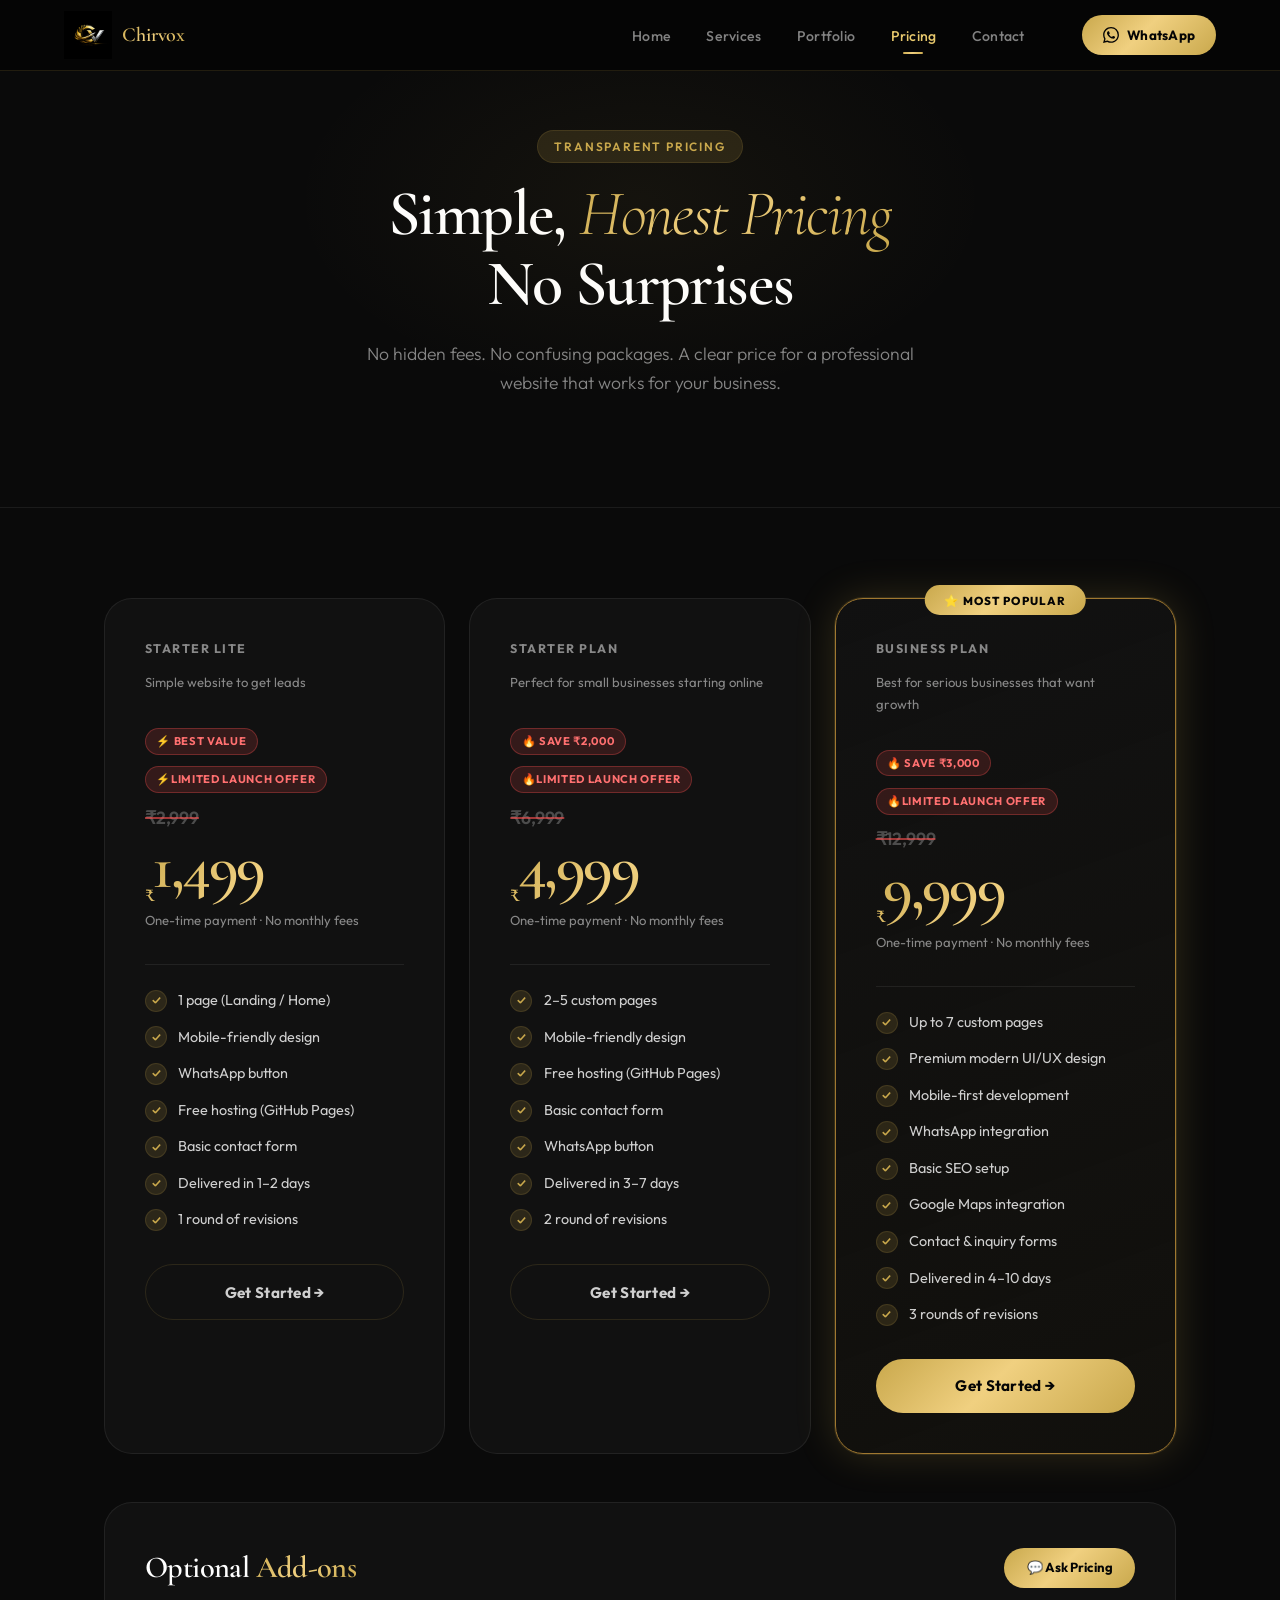
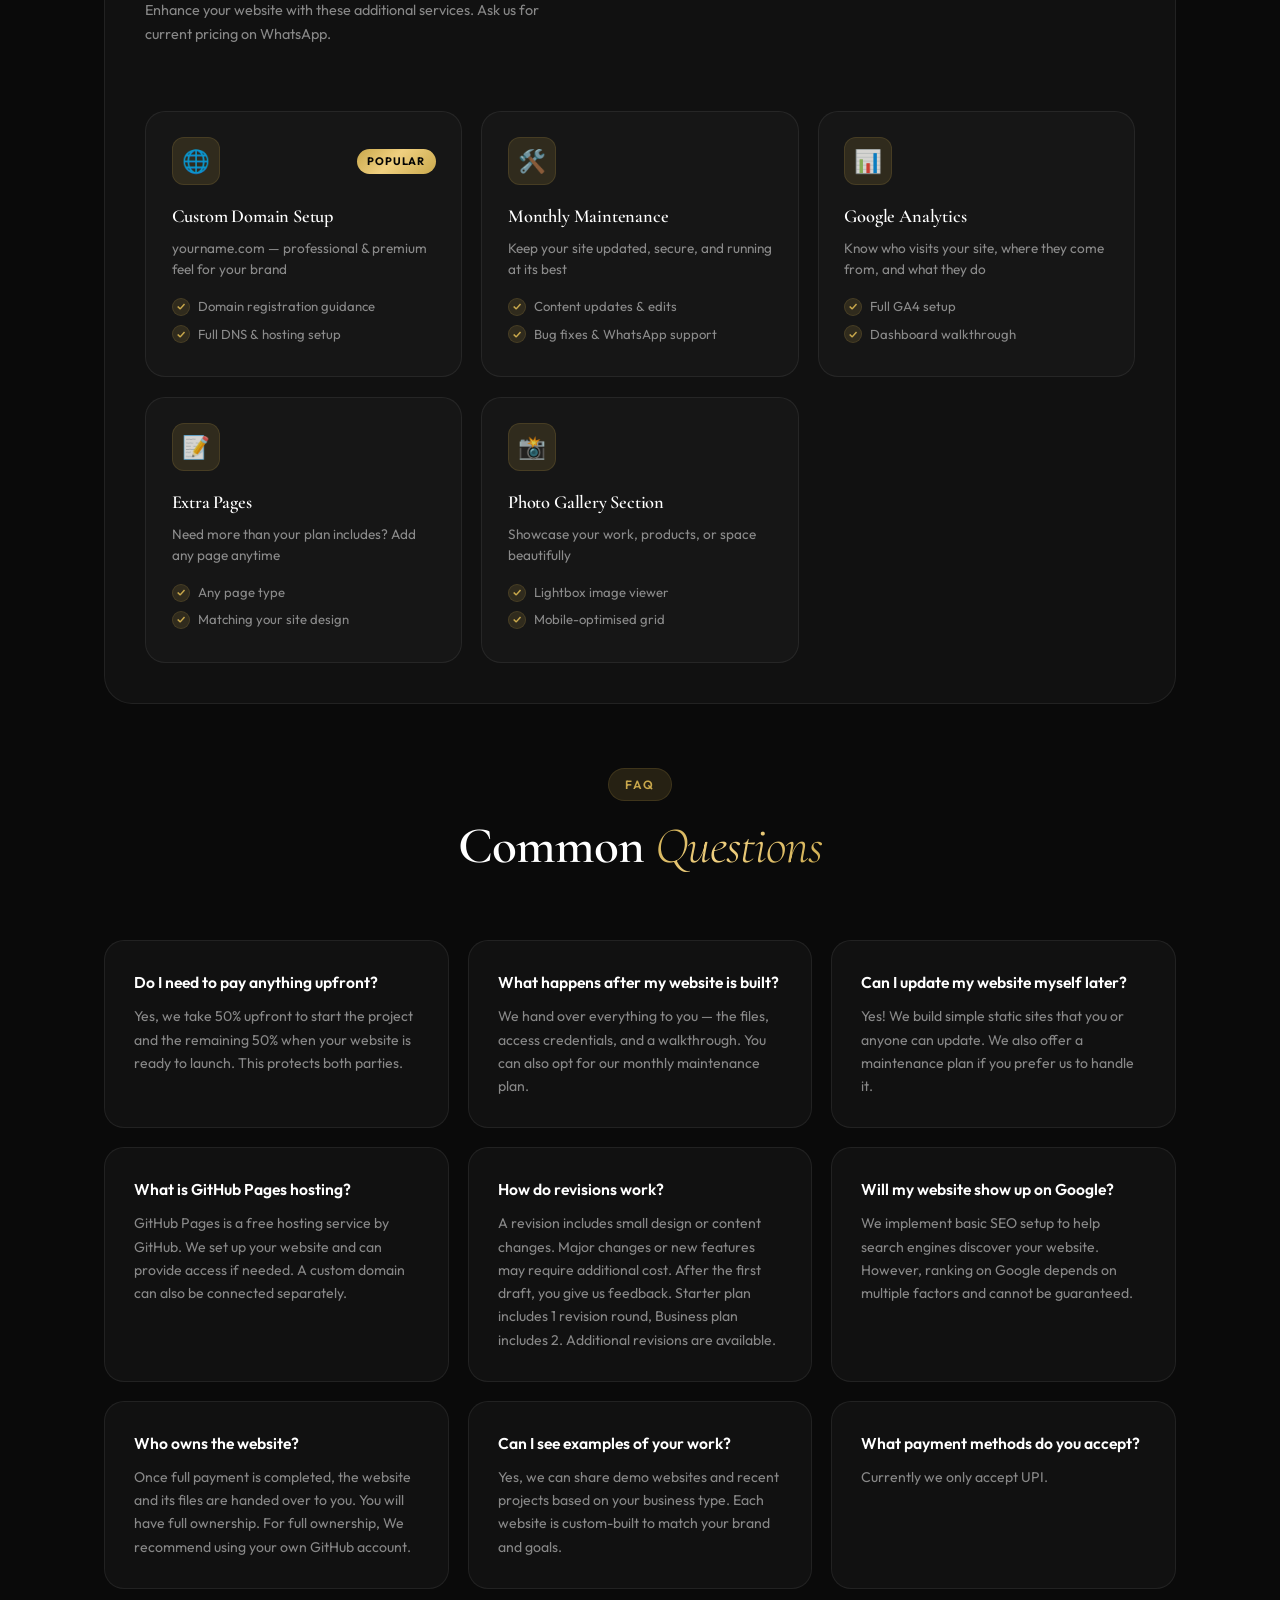
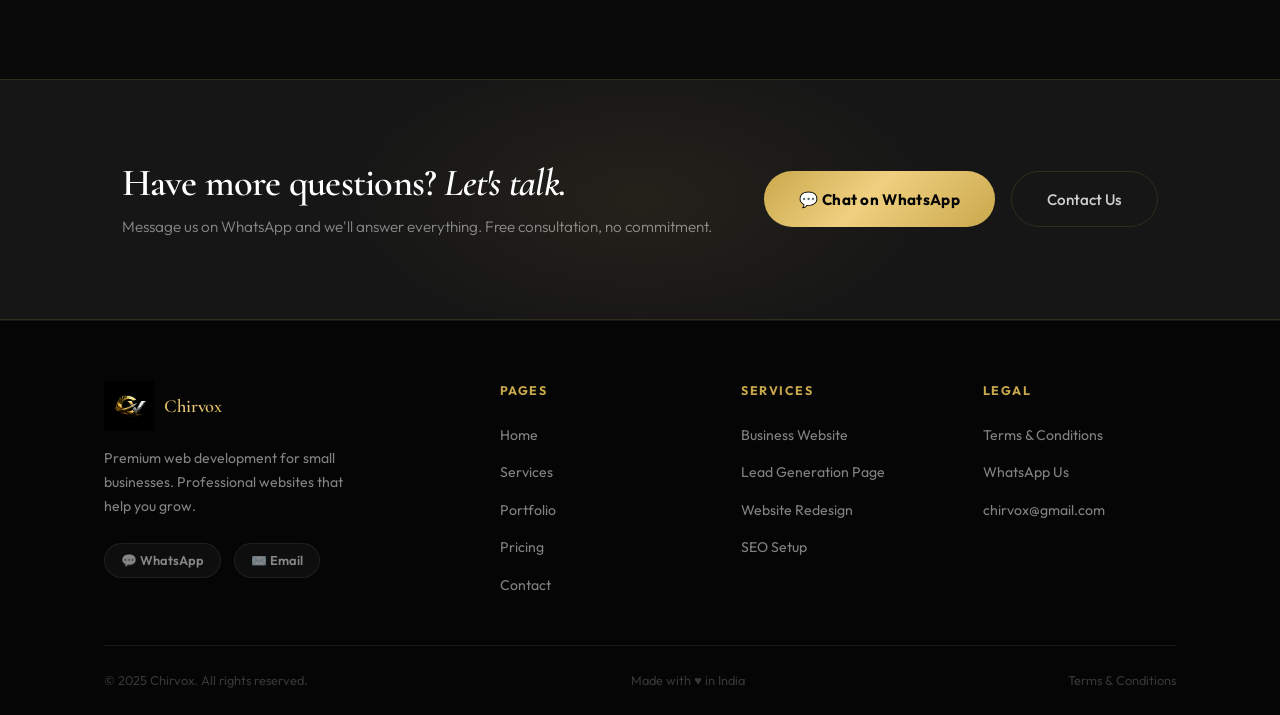
<file: pricing.html>
<!DOCTYPE html>
<html lang="en">
<head>
  <meta charset="UTF-8"/>
  <meta name="viewport" content="width=device-width, initial-scale=1.0, minimum-scale=1.0, viewport-fit=cover"/>
  <title>Pricing — Chirvox</title>
  <link rel="preconnect" href="https://fonts.googleapis.com"/>
  <link rel="preconnect" href="https://fonts.gstatic.com" crossorigin/>
  <link href="https://fonts.googleapis.com/css2?family=Cormorant+Garamond:ital,wght@0,300;0,500;0,600;0,700;1,300;1,500&family=Outfit:wght@300;400;500;600&display=swap" rel="stylesheet"/>
  <link rel="stylesheet" href="style.css"/>
  <style>
    /* NAV BRAND */
    .nav-logo { display:flex; align-items:center; gap:0.65rem; flex-shrink:0; text-decoration:none; }
    .nav-brand-name { font-family:'Cormorant Garamond',serif; font-size:1.25rem; font-weight:600; letter-spacing:-0.01em; color:var(--white); white-space:nowrap; }
    .nav-brand-name span { background:var(--gold-gradient); -webkit-background-clip:text; -webkit-text-fill-color:transparent; background-clip:text; }

    /* 3-COL PRICING GRID */
    .pricing-grid-3 { grid-template-columns: repeat(3, 1fr); }
    @media(max-width: 900px) { .pricing-grid-3 { grid-template-columns: 1fr; } }
    @media(min-width: 600px) and (max-width: 900px) { .pricing-grid-3 { grid-template-columns: repeat(2, 1fr); } }

    /* STRIKETHROUGH ORIGINAL PRICE */
    .price-original {
      font-size:1.1rem; font-weight:600;
      color:rgba(255,255,255,0.25);
      text-decoration:line-through;
      text-decoration-color:rgba(255,80,80,0.6);
      text-decoration-thickness:2px;
      letter-spacing:-0.01em;
      margin-bottom:0.2rem;
      display:block;
    }
    .price-save-badge {
      display:inline-block;
      background:rgba(255,80,80,0.15);
      border:1px solid rgba(255,80,80,0.3);
      color:#ff7070;
      font-size:0.7rem; font-weight:700;
      letter-spacing:0.06em; text-transform:uppercase;
      padding:0.2rem 0.65rem; border-radius:100px;
      margin-bottom:0.6rem;
    }

    /* ADD-ON CARDS */
    .addons-section { margin-top:3rem; }
    .addons-header { display:flex; align-items:flex-start; justify-content:space-between; gap:1.5rem; flex-wrap:wrap; margin-bottom:2rem; }
    .addons-header h3 { font-family:'Cormorant Garamond',serif; font-size:1.9rem; font-weight:600; color:var(--white); letter-spacing:-0.02em; margin-bottom:0.4rem; }
    .addons-header p { font-size:0.9rem; color:var(--white-50); max-width:440px; }
    .btn-gold-sm { display:inline-flex; align-items:center; gap:0.4rem; background:var(--gold-gradient); color:var(--black); font-weight:700; font-size:0.82rem; padding:0.6rem 1.4rem; border-radius:100px; white-space:nowrap; flex-shrink:0; transition:opacity 0.2s,transform 0.15s; text-decoration:none; margin-top:0.3rem; }
    .btn-gold-sm:hover { opacity:0.9; transform:translateY(-1px); }

    .addon-cards-grid { display:grid; grid-template-columns:repeat(auto-fit, minmax(280px,1fr)); gap:1.2rem; }
    .addon-card { background:var(--black-4); border:1px solid var(--border-light); border-radius:var(--radius-lg); padding:1.6rem; transition:border-color 0.25s,transform 0.2s,box-shadow 0.25s; position:relative; }
    .addon-card:hover { border-color:var(--border); transform:translateY(-4px); box-shadow:0 16px 40px rgba(0,0,0,0.4),0 0 20px rgba(201,168,76,0.06); }
    .addon-card-top { display:flex; align-items:center; justify-content:space-between; margin-bottom:1rem; }
    .addon-card-icon { width:48px; height:48px; background:var(--gold-glow); border:1px solid var(--border); border-radius:12px; display:grid; place-items:center; font-size:1.4rem; }
    .addon-card-badge { font-size:0.68rem; font-weight:700; letter-spacing:0.08em; text-transform:uppercase; color:var(--black); background:var(--gold-gradient); padding:0.2rem 0.65rem; border-radius:100px; }
    .addon-card h4 { font-family:'Cormorant Garamond',serif; font-size:1.15rem; font-weight:600; color:var(--white); margin-bottom:0.4rem; letter-spacing:-0.01em; }
    .addon-card > p { font-size:0.85rem; color:var(--white-50); line-height:1.55; margin-bottom:1rem; }
    .addon-card-check { display:flex; align-items:center; gap:0.5rem; font-size:0.82rem; color:var(--white-50); margin-bottom:0.35rem; }
    .addon-card-check span { width:18px; height:18px; flex-shrink:0; background:var(--gold-glow); border:1px solid var(--border); color:var(--gold); border-radius:50%; display:grid; place-items:center; font-size:0.6rem; font-weight:800; }

    /* FAQ */
    .faq-grid { display:grid; grid-template-columns:repeat(auto-fit, minmax(300px,1fr)); gap:1.2rem; }
    .faq-item { background:var(--black-3); border:1px solid var(--border-light); border-radius:var(--radius-lg); padding:1.8rem; transition:border-color 0.2s; }
    .faq-item:hover { border-color:var(--border); }
    .faq-item h4 { font-size:0.98rem; font-weight:600; color:var(--white); margin-bottom:0.6rem; }
    .faq-item p { font-size:0.88rem; color:var(--white-50); line-height:1.65; }
  </style>
</head>
<body>

<nav class="navbar" id="navbar">
  <div class="nav-inner">
    <a href="index.html" class="nav-logo">
      <img src="logo.png" alt="Chirvox Logo" class="logo-img"/>
      <span class="nav-brand-name"> <span>Chirvox</span></span>
    </a>
    <ul class="nav-links" id="navLinks">
      <li><a href="index.html">Home</a></li>
      <li><a href="services.html">Services</a></li>
      <li><a href="portfolio.html">Portfolio</a></li>
      <li><a href="pricing.html" class="active">Pricing</a></li>
      <li><a href="contact.html">Contact</a></li>
    </ul>
    <a href="https://wa.me/916363797625?text=Hi%2C%20I'm%20interested%20in%20a%20website!" class="btn-gold" target="_blank" rel="noopener">
      <svg width="16" height="16" viewBox="0 0 24 24" fill="currentColor"><path d="M17.472 14.382c-.297-.149-1.758-.867-2.03-.967-.273-.099-.471-.148-.67.15-.197.297-.767.966-.94 1.164-.173.199-.347.223-.644.075-.297-.15-1.255-.463-2.39-1.475-.883-.788-1.48-1.761-1.653-2.059-.173-.297-.018-.458.13-.606.134-.133.298-.347.446-.52.149-.174.198-.298.298-.497.099-.198.05-.371-.025-.52-.075-.149-.669-1.612-.916-2.207-.242-.579-.487-.5-.669-.51-.173-.008-.371-.01-.57-.01-.198 0-.52.074-.792.372-.272.297-1.04 1.016-1.04 2.479 0 1.462 1.065 2.875 1.213 3.074.149.198 2.096 3.2 5.077 4.487.709.306 1.262.489 1.694.625.712.227 1.36.195 1.871.118.571-.085 1.758-.719 2.006-1.413.248-.694.248-1.289.173-1.413-.074-.124-.272-.198-.57-.347m-5.421 7.403h-.004a9.87 9.87 0 01-5.031-1.378l-.361-.214-3.741.982.998-3.648-.235-.374a9.86 9.86 0 01-1.51-5.26c.001-5.45 4.436-9.884 9.888-9.884 2.64 0 5.122 1.03 6.988 2.898a9.825 9.825 0 012.893 6.994c-.003 5.45-4.437 9.884-9.885 9.884m8.413-18.297A11.815 11.815 0 0012.05 0C5.495 0 .16 5.335.157 11.892c0 2.096.547 4.142 1.588 5.945L.057 24l6.305-1.654a11.882 11.882 0 005.683 1.448h.005c6.554 0 11.89-5.335 11.893-11.893a11.821 11.821 0 00-3.48-8.413z"/></svg>
      WhatsApp
    </a>
    <button class="hamburger" id="hamburger" onclick="toggleMenu()"><span></span><span></span><span></span></button>
  </div>
</nav>

<div class="page-hero">
  <div class="page-hero-eyebrow">Transparent Pricing</div>
  <h1>Simple, <em>Honest Pricing</em><br>No Surprises</h1>
  <p>No hidden fees. No confusing packages. A clear price for a professional website that works for your business.</p>
</div>

<section class="section-dark">
  <div class="container">

    <!-- PRICING CARDS -->
    <div class="pricing-grid pricing-grid-3">

      <div class="price-card reveal">
        <div class="price-plan">Starter Lite</div>
        <div class="price-note">Simple website to get leads</div>
        <span class="price-save-badge">⚡ Best Value</span>
        <span class="price-save-badge">⚡Limited launch offer </span>
        <span class="price-original">₹2,999</span>
        <div class="price-amount"><sub>₹</sub>1,499</div>
        <div class="price-note">One-time payment · No monthly fees</div>
        <div class="price-divider"></div>
        <ul class="price-features">
          <li><span class="check">✓</span> 1 page (Landing / Home)</li>
          <li><span class="check">✓</span> Mobile-friendly design</li>
          <li><span class="check">✓</span> WhatsApp button</li>
          <li><span class="check">✓</span> Free hosting (GitHub Pages)</li>
          <li><span class="check">✓</span> Basic contact form</li>
          <li><span class="check">✓</span> Delivered in 1–2 days</li>
          <li><span class="check">✓</span> 1 round of revisions</li>
        </ul>
        <a href="https://wa.me/916363797625?text=Hi%2C%20I'm%20interested%20in%20the%20Single%20Page%20Plan%20(%E2%82%B91499)" class="btn-price outline-btn" target="_blank" rel="noopener">Get Started →</a>
      </div>

      <div class="price-card reveal">
        <div class="price-plan">Starter Plan</div>
        <div class="price-note">Perfect for small businesses starting online</div>
        <span class="price-save-badge">🔥 Save ₹2,000</span>
        <span class="price-save-badge">🔥Limited launch offer </span>
        <span class="price-original">₹6,999</span>
        <div class="price-amount"><sub>₹</sub>4,999</div>
        <div class="price-note">One-time payment · No monthly fees</div>
        <div class="price-divider"></div>
        <ul class="price-features">
          <li><span class="check">✓</span> 2–5 custom pages</li>
          <li><span class="check">✓</span> Mobile-friendly design</li>
          <li><span class="check">✓</span> Free hosting (GitHub Pages)</li>
          <li><span class="check">✓</span> Basic contact form</li>
          <li><span class="check">✓</span> WhatsApp button</li>
          <li><span class="check">✓</span> Delivered in 3–7 days</li>
          <li><span class="check">✓</span> 2 round of revisions</li>
        </ul>
        <a href="https://wa.me/916363797625?text=Hi%2C%20I'm%20interested%20in%20the%20Starter%20Plan%20(%E2%82%B94999)" class="btn-price outline-btn" target="_blank" rel="noopener">Get Started →</a>
      </div>

      <div class="price-card featured reveal">
        <div class="price-badge">⭐ Most Popular</div>
        <div class="price-plan">Business Plan</div>
        <div class="price-note">Best for serious businesses that want growth</div>
        <span class="price-save-badge">🔥 Save ₹3,000 </span>
        <span class="price-save-badge">🔥Limited launch offer </span>
        <span class="price-original">₹12,999</span>
        <div class="price-amount"><sub>₹</sub>9,999</div>
        <div class="price-note">One-time payment · No monthly fees</div>
        <div class="price-divider"></div>
        <ul class="price-features">
          <li><span class="check">✓</span> Up to 7 custom pages</li>
          <li><span class="check">✓</span> Premium modern UI/UX design</li>
          <li><span class="check">✓</span> Mobile-first development</li>
          <li><span class="check">✓</span> WhatsApp integration</li>
          <li><span class="check">✓</span> Basic SEO setup</li>
          <li><span class="check">✓</span> Google Maps integration</li>
          <li><span class="check">✓</span> Contact &amp; inquiry forms</li>
          <li><span class="check">✓</span> Delivered in 4–10 days</li>
          <li><span class="check">✓</span> 3 rounds of revisions</li>
        </ul>
        <a href="https://wa.me/916363797625?text=Hi%2C%20I'm%20interested%20in%20the%20Business%20Plan%20(%E2%82%B99999)" class="btn-price gold-btn" target="_blank" rel="noopener">Get Started →</a>
      </div>

    </div>

    <!-- ADD-ONS -->
    <div class="addons-section reveal">
      <div class="addons-header">
        <div>
          <h3>Optional <span class="gold-text">Add-ons</span></h3>
          <p>Enhance your website with these additional services. Ask us for current pricing on WhatsApp.</p>
        </div>
        <a href="https://wa.me/916363797625?text=Hi%2C%20I%20want%20to%20ask%20about%20add-on%20pricing!" class="btn-gold-sm" target="_blank" rel="noopener">💬 Ask Pricing</a>
      </div>
      <div class="addon-cards-grid">

        <div class="addon-card">
          <div class="addon-card-top">
            <div class="addon-card-icon">🌐</div>
            <div class="addon-card-badge">Popular</div>
          </div>
          <h4>Custom Domain Setup</h4>
          <p>yourname.com — professional &amp; premium feel for your brand</p>
          <div class="addon-card-check"><span>✓</span> Domain registration guidance</div>
          <div class="addon-card-check"><span>✓</span> Full DNS &amp; hosting setup</div>
        </div>

        <div class="addon-card">
          <div class="addon-card-top">
            <div class="addon-card-icon">🛠️</div>
          </div>
          <h4>Monthly Maintenance</h4>
          <p>Keep your site updated, secure, and running at its best</p>
          <div class="addon-card-check"><span>✓</span> Content updates &amp; edits</div>
          <div class="addon-card-check"><span>✓</span> Bug fixes &amp; WhatsApp support</div>
        </div>

        <div class="addon-card">
          <div class="addon-card-top">
            <div class="addon-card-icon">📊</div>
          </div>
          <h4>Google Analytics</h4>
          <p>Know who visits your site, where they come from, and what they do</p>
          <div class="addon-card-check"><span>✓</span> Full GA4 setup</div>
          <div class="addon-card-check"><span>✓</span> Dashboard walkthrough</div>
        </div>

        <div class="addon-card">
          <div class="addon-card-top">
            <div class="addon-card-icon">📝</div>
          </div>
          <h4>Extra Pages</h4>
          <p>Need more than your plan includes? Add any page anytime</p>
          <div class="addon-card-check"><span>✓</span> Any page type</div>
          <div class="addon-card-check"><span>✓</span> Matching your site design</div>
        </div>

        <div class="addon-card">
          <div class="addon-card-top">
            <div class="addon-card-icon">📸</div>
          </div>
          <h4>Photo Gallery Section</h4>
          <p>Showcase your work, products, or space beautifully</p>
          <div class="addon-card-check"><span>✓</span> Lightbox image viewer</div>
          <div class="addon-card-check"><span>✓</span> Mobile-optimised grid</div>
        </div>     
      </div>
    </div>

    <!-- FAQ -->
    <div style="margin-top:4rem">
      <div class="section-head reveal">
        <div class="section-eyebrow">FAQ</div>
        <h2 class="section-title">Common <em>Questions</em></h2>
      </div>
      <div class="faq-grid">
        <div class="faq-item reveal">
          <h4>Do I need to pay anything upfront?</h4>
          <p>Yes, we take 50% upfront to start the project and the remaining 50% when your website is ready to launch. This protects both parties.</p>
        </div>
        <div class="faq-item reveal">
          <h4>What happens after my website is built?</h4>
          <p>We hand over everything to you — the files, access credentials, and a walkthrough. You can also opt for our monthly maintenance plan.</p>
        </div>
        <div class="faq-item reveal">
          <h4>Can I update my website myself later?</h4>
          <p>Yes! We build simple static sites that you or anyone can update. We also offer a maintenance plan if you prefer us to handle it.</p>
        </div>
        <div class="faq-item reveal">
          <h4>What is GitHub Pages hosting?</h4>
          <p>GitHub Pages is a free hosting service by GitHub. We set up your website and can provide access if needed. A custom domain can also be connected separately.</p>
        </div>
        <div class="faq-item reveal">
          <h4>How do revisions work?</h4>
          <p>A revision includes small design or content changes. Major changes or new features may require additional cost. After the first draft, you give us feedback. Starter plan includes 1 revision round, Business plan includes 2.  Additional revisions are available.</p>
        </div>
        <div class="faq-item reveal">
          <h4>Will my website show up on Google?</h4>
          <p>We implement basic SEO setup to help search engines discover your website. However, ranking on Google depends on multiple factors and cannot be guaranteed.</p>
        </div>
         <div class="faq-item reveal">
          <h4>Who owns the website?</h4>
          <p>Once full payment is completed, the website and its files are handed over to you. You will have full ownership. For full ownership, We recommend using your own GitHub account.</p>
        </div>
        <div class="faq-item reveal">
          <h4>Can I see examples of your work?</h4>
          <p> Yes, we can share demo websites and recent projects based on your business type. Each website is custom-built to match your brand and goals.</p>
        </div>
        <div class="faq-item reveal">
          <h4>What payment methods do you accept?</h4>
          <p>Currently we only accept UPI.</p>
        </div>
      </div>
    </div>

  </div>
</section>

<section class="cta-band">
  <div class="cta-glow"></div>
  <div class="container cta-inner reveal">
    <div>
      <h2 class="cta-title">Have more questions? <em>Let's talk.</em></h2>
      <p class="cta-sub">Message us on WhatsApp and we'll answer everything. Free consultation, no commitment.</p>
    </div>
    <div class="cta-actions">
      <a href="https://wa.me/916363797625?text=Hi%2C%20I%20have%20some%20questions%20about%20pricing!" class="btn-gold-lg" target="_blank" rel="noopener">💬 Chat on WhatsApp</a>
      <a href="contact.html" class="btn-outline-lg">Contact Us</a>
    </div>
  </div>
</section>

<footer class="footer">
  <div class="container">
    <div class="footer-grid">
      <div class="footer-brand">
        <a href="index.html" style="display:inline-flex;align-items:center;gap:0.65rem;text-decoration:none;margin-bottom:1rem;">
          <img src="logo.png" alt="Chirvox" style="height:50px;width:auto"/>
          <span style="font-family:Cormorant Garamond,serif;font-size:1.15rem;font-weight:600;color:#fff;letter-spacing:-0.01em;white-space:nowrap"> <span style="background:linear-gradient(135deg,#c9a84c 0%,#f0d080 45%,#c9a84c 100%);-webkit-background-clip:text;-webkit-text-fill-color:transparent;background-clip:text">Chirvox</span></span>
        </a>
        <p>Premium web development for small businesses. Professional websites that help you grow.</p>
        <div class="footer-social">
          <a href="https://wa.me/916363797625" target="_blank" class="social-btn">💬 WhatsApp</a>
          <a href="mailto:chirvox@gmail.com" class="social-btn">✉️ Email</a>
        </div>
      </div>
      <div class="footer-col"><h4>Pages</h4><ul>
        <li><a href="index.html">Home</a></li>
        <li><a href="services.html">Services</a></li>
        <li><a href="portfolio.html">Portfolio</a></li>
        <li><a href="pricing.html">Pricing</a></li>
        <li><a href="contact.html">Contact</a></li>
      </ul></div>
      <div class="footer-col"><h4>Services</h4><ul>
        <li><a href="services.html#svc-business-website">Business Website</a></li>
        <li><a href="services.html#svc-landing-page">Lead Generation Page</a></li>
        <li><a href="services.html#svc-redesign">Website Redesign</a></li>
        <li><a href="services.html#svc-seo">SEO Setup</a></li>
      </ul></div>
      <div class="footer-col"><h4>Legal</h4><ul>
        <li><a href="terms.html">Terms &amp; Conditions</a></li>
        <li><a href="https://wa.me/916363797625" target="_blank">WhatsApp Us</a></li>
        <li><a href="mailto:chirvox@gmail.com">chirvox@gmail.com</a></li>
      </ul></div>
    </div>
    <div class="footer-bottom">
      <span>© 2025 Chirvox. All rights reserved.</span>
      <span>Made with ♥ in India</span>
      <a href="terms.html" style="color:var(--white-20);font-size:0.8rem;text-decoration:none" onmouseover="this.style.color='var(--gold)'" onmouseout="this.style.color='var(--white-20)'">Terms &amp; Conditions</a>
    </div>
  </div>
</footer>

<script src="main.js"></script>
</body>
</html>
</file>
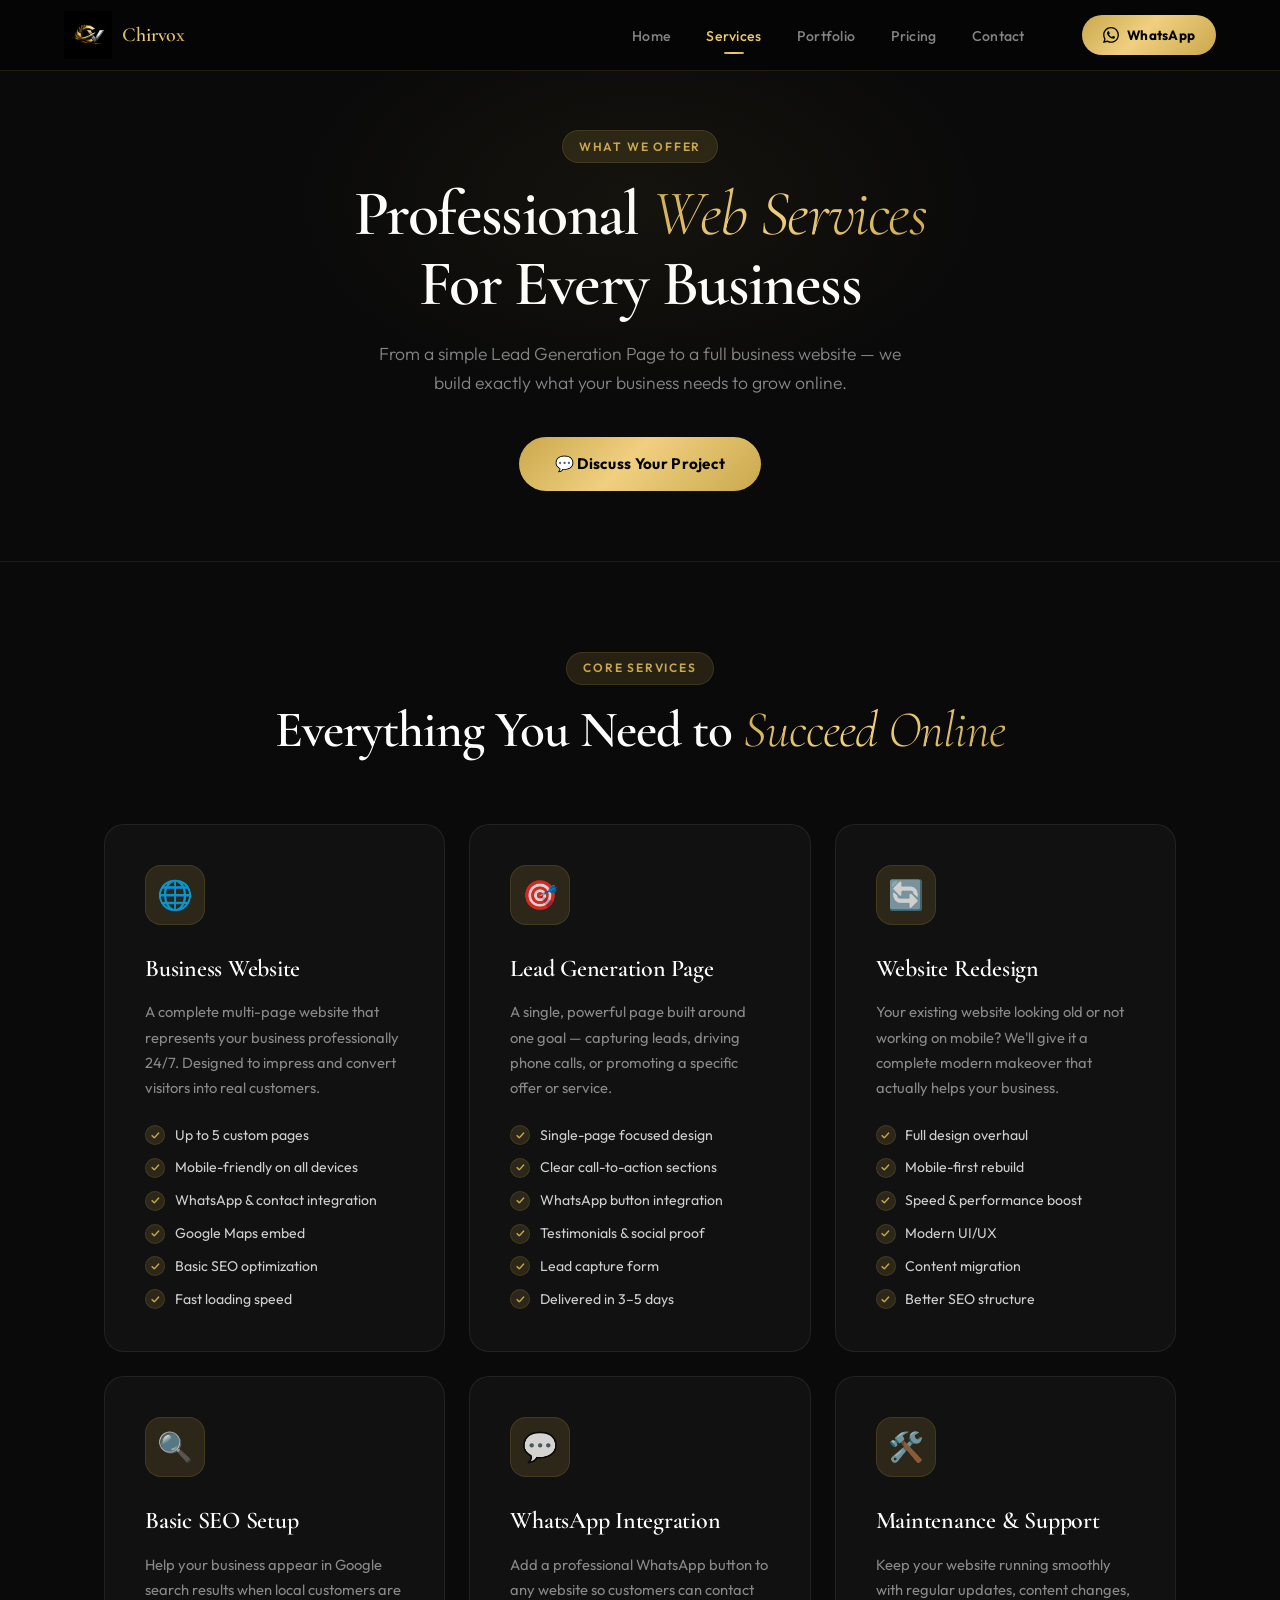
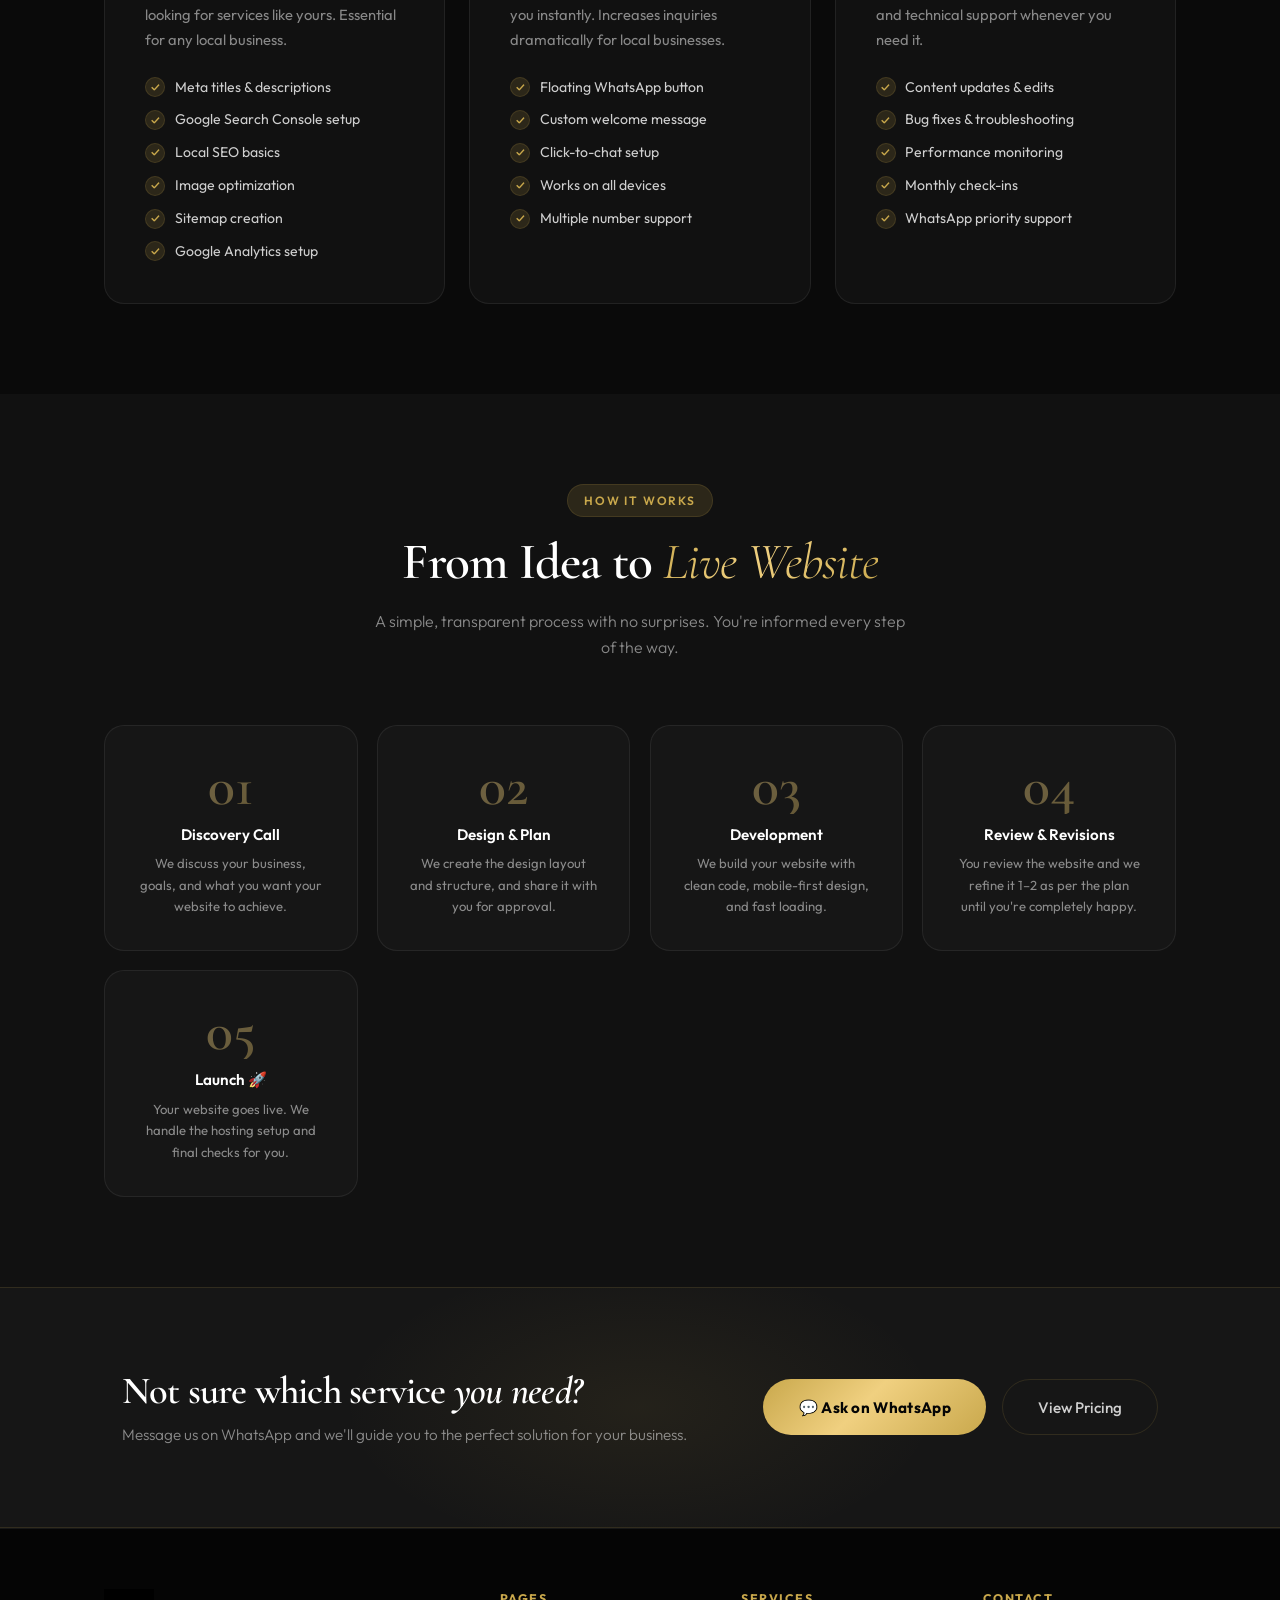
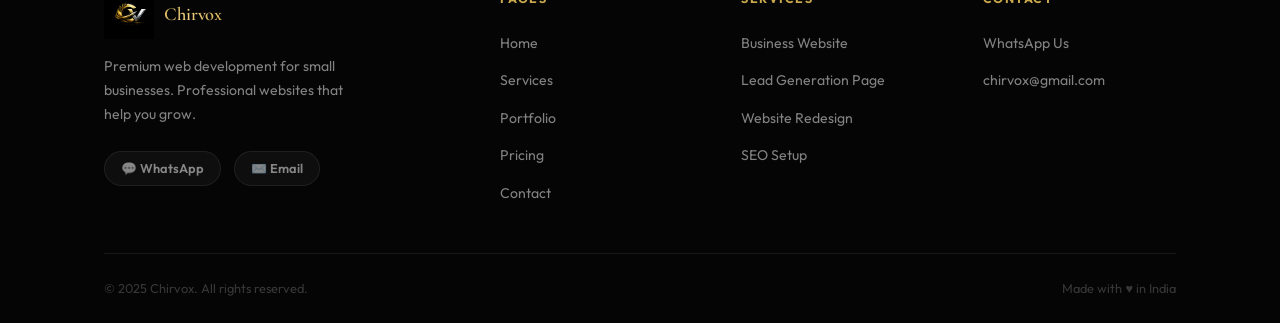
<file: services.html>
<!DOCTYPE html>
<html lang="en">
<head>
  <!-- Google Tag Manager -->
<script>(function(w,d,s,l,i){w[l]=w[l]||[];w[l].push({'gtm.start':
new Date().getTime(),event:'gtm.js'});var f=d.getElementsByTagName(s)[0],
j=d.createElement(s),dl=l!='dataLayer'?'&l='+l:'';j.async=true;j.src=
'https://www.googletagmanager.com/gtm.js?id='+i+dl;f.parentNode.insertBefore(j,f);
})(window,document,'script','dataLayer','GTM-NBW2ZM2F');</script>
<!-- End Google Tag Manager -->

  <meta charset="UTF-8"/>
  <meta name="viewport" content="width=device-width, initial-scale=1.0"/>
  <title>Services — Chirvox</title>
  <link rel="preconnect" href="https://fonts.googleapis.com"/>
  <link rel="preconnect" href="https://fonts.gstatic.com" crossorigin/>
  <link href="https://fonts.googleapis.com/css2?family=Cormorant+Garamond:ital,wght@0,300;0,500;0,600;0,700;1,300;1,500&family=Outfit:wght@300;400;500;600&display=swap" rel="stylesheet"/>
  <link rel="stylesheet" href="style.css"/>
<style>
    .nav-logo { display:flex; align-items:center; gap:0.65rem; flex-shrink:0; text-decoration:none; }
    .nav-brand-name {
      font-family:'Cormorant Garamond',serif;
      font-size:1.25rem; font-weight:600; letter-spacing:-0.01em;
      color:var(--white); white-space:nowrap;
    }
    .nav-brand-name span {
      background:var(--gold-gradient);
      -webkit-background-clip:text; -webkit-text-fill-color:transparent; background-clip:text;
    }
  </style>
</head>

<body>
  <!-- Google Tag Manager (noscript) -->
<noscript><iframe src="https://www.googletagmanager.com/ns.html?id=GTM-NBW2ZM2F"
height="0" width="0" style="display:none;visibility:hidden"></iframe></noscript>
<!-- End Google Tag Manager (noscript) -->

<nav class="navbar" id="navbar">
  <div class="nav-inner">
    <a href="index.html" class="nav-logo">
      <img src="logo.png" alt="Chirvox Logo" class="logo-img"/>
      <span class="nav-brand-name"> <span>Chirvox</span></span>
    </a>
    <ul class="nav-links" id="navLinks">
      <li><a href="index.html">Home</a></li>
      <li><a href="services.html" class="active">Services</a></li>
      <li><a href="portfolio.html">Portfolio</a></li>
      <li><a href="pricing.html">Pricing</a></li>
      <li><a href="contact.html">Contact</a></li>
    </ul>
    <a href="https://wa.me/916363797625?text=Hi%2C%20I'm%20interested%20in%20a%20website!" class="btn-gold" target="_blank" rel="noopener">
      <svg width="16" height="16" viewBox="0 0 24 24" fill="currentColor"><path d="M17.472 14.382c-.297-.149-1.758-.867-2.03-.967-.273-.099-.471-.148-.67.15-.197.297-.767.966-.94 1.164-.173.199-.347.223-.644.075-.297-.15-1.255-.463-2.39-1.475-.883-.788-1.48-1.761-1.653-2.059-.173-.297-.018-.458.13-.606.134-.133.298-.347.446-.52.149-.174.198-.298.298-.497.099-.198.05-.371-.025-.52-.075-.149-.669-1.612-.916-2.207-.242-.579-.487-.5-.669-.51-.173-.008-.371-.01-.57-.01-.198 0-.52.074-.792.372-.272.297-1.04 1.016-1.04 2.479 0 1.462 1.065 2.875 1.213 3.074.149.198 2.096 3.2 5.077 4.487.709.306 1.262.489 1.694.625.712.227 1.36.195 1.871.118.571-.085 1.758-.719 2.006-1.413.248-.694.248-1.289.173-1.413-.074-.124-.272-.198-.57-.347m-5.421 7.403h-.004a9.87 9.87 0 01-5.031-1.378l-.361-.214-3.741.982.998-3.648-.235-.374a9.86 9.86 0 01-1.51-5.26c.001-5.45 4.436-9.884 9.888-9.884 2.64 0 5.122 1.03 6.988 2.898a9.825 9.825 0 012.893 6.994c-.003 5.45-4.437 9.884-9.885 9.884m8.413-18.297A11.815 11.815 0 0012.05 0C5.495 0 .16 5.335.157 11.892c0 2.096.547 4.142 1.588 5.945L.057 24l6.305-1.654a11.882 11.882 0 005.683 1.448h.005c6.554 0 11.89-5.335 11.893-11.893a11.821 11.821 0 00-3.48-8.413z"/></svg>
      WhatsApp
    </a>
    <button class="hamburger" id="hamburger" onclick="toggleMenu()"><span></span><span></span><span></span></button>
  </div>
</nav>

<div class="page-hero">
  <div class="page-hero-eyebrow">What We Offer</div>
  <h1>Professional <em>Web Services</em><br>For Every Business</h1>
  <p>From a simple Lead Generation Page to a full business website — we build exactly what your business needs to grow online.</p>
  <a href="https://wa.me/916363797625?text=Hi%2C%20I'd%20like%20to%20discuss%20a%20project!" class="btn-gold-lg" target="_blank" rel="noopener">💬 Discuss Your Project</a>
</div>

<!-- MAIN SERVICES -->
<section class="section-dark">
  <div class="container">
    <div class="section-head reveal">
      <div class="section-eyebrow">Core Services</div>
      <h2 class="section-title">Everything You Need to <em>Succeed Online</em></h2>
    </div>
    <div class="services-full-grid">
      <div class="svc-card reveal" id="svc-business-website">
        <div class="svc-icon-wrap">🌐</div>
        <h3>Business Website</h3>
        <p>A complete multi-page website that represents your business professionally 24/7. Designed to impress and convert visitors into real customers.</p>
        <ul class="svc-features">
          <li>Up to 5 custom pages</li>
          <li>Mobile-friendly on all devices</li>
          <li>WhatsApp & contact integration</li>
          <li>Google Maps embed</li>
          <li>Basic SEO optimization</li>
          <li>Fast loading speed</li>
        </ul>
      </div>
      <div class="svc-card reveal" id="svc-landing-page">
        <div class="svc-icon-wrap">🎯</div>
        <h3>Lead Generation Page </h3>
        <p>A single, powerful page built around one goal — capturing leads, driving phone calls, or promoting a specific offer or service.</p>
        <ul class="svc-features">
          <li>Single-page focused design</li>
          <li>Clear call-to-action sections</li>
          <li>WhatsApp button integration</li>
          <li>Testimonials & social proof</li>
          <li>Lead capture form</li>
          <li>Delivered in 3–5 days</li>
        </ul>
      </div>
      <div class="svc-card reveal" id="svc-redesign">
        <div class="svc-icon-wrap">🔄</div>
        <h3>Website Redesign</h3>
        <p>Your existing website looking old or not working on mobile? We'll give it a complete modern makeover that actually helps your business.</p>
        <ul class="svc-features">
          <li>Full design overhaul</li>
          <li>Mobile-first rebuild</li>
          <li>Speed & performance boost</li>
          <li>Modern UI/UX</li>
          <li>Content migration</li>
          <li>Better SEO structure</li>
        </ul>
      </div>
      <div class="svc-card reveal" id="svc-seo">
        <div class="svc-icon-wrap">🔍</div>
        <h3>Basic SEO Setup</h3>
        <p>Help your business appear in Google search results when local customers are looking for services like yours. Essential for any local business.</p>
        <ul class="svc-features">
          <li>Meta titles & descriptions</li>
          <li>Google Search Console setup</li>
          <li>Local SEO basics</li>
          <li>Image optimization</li>
          <li>Sitemap creation</li>
          <li>Google Analytics setup</li>
        </ul>
      </div>
      <div class="svc-card reveal">
        <div class="svc-icon-wrap">💬</div>
        <h3>WhatsApp Integration</h3>
        <p>Add a professional WhatsApp button to any website so customers can contact you instantly. Increases inquiries dramatically for local businesses.</p>
        <ul class="svc-features">
          <li>Floating WhatsApp button</li>
          <li>Custom welcome message</li>
          <li>Click-to-chat setup</li>
          <li>Works on all devices</li>
          <li>Multiple number support</li>
        </ul>
      </div>
      <div class="svc-card reveal">
        <div class="svc-icon-wrap">🛠️</div>
        <h3>Maintenance & Support</h3>
        <p>Keep your website running smoothly with regular updates, content changes, and technical support whenever you need it.</p>
        <ul class="svc-features">
          <li>Content updates & edits</li>
          <li>Bug fixes & troubleshooting</li>
          <li>Performance monitoring</li>
          <li>Monthly check-ins</li>
          <li>WhatsApp priority support</li>
        </ul>
      </div>
    </div>
  </div>
</section>

<!-- PROCESS -->
<section class="section-darker">
  <div class="container">
    <div class="section-head reveal">
      <div class="section-eyebrow">How It Works</div>
      <h2 class="section-title">From Idea to <em>Live Website</em></h2>
      <p class="section-sub">A simple, transparent process with no surprises. You're informed every step of the way.</p>
    </div>
    <div class="process-grid">
      <div class="process-step reveal">
        <div class="process-num">01</div>
        <h4>Discovery Call</h4>
        <p>We discuss your business, goals, and what you want your website to achieve.</p>
      </div>
      <div class="process-step reveal">
        <div class="process-num">02</div>
        <h4>Design & Plan</h4>
        <p>We create the design layout and structure, and share it with you for approval.</p>
      </div>
      <div class="process-step reveal">
        <div class="process-num">03</div>
        <h4>Development</h4>
        <p>We build your website with clean code, mobile-first design, and fast loading.</p>
      </div>
      <div class="process-step reveal">
        <div class="process-num">04</div>
        <h4>Review & Revisions</h4>
        <p>You review the website and we refine it 1–2 as per the plan until you're completely happy.</p>
      </div>
      <div class="process-step reveal">
        <div class="process-num">05</div>
        <h4>Launch 🚀</h4>
        <p>Your website goes live. We handle the hosting setup and final checks for you.</p>
      </div>
    </div>
  </div>
</section>

<!-- CTA -->
<section class="cta-band">
  <div class="cta-glow"></div>
  <div class="container cta-inner reveal">
    <div>
      <h2 class="cta-title">Not sure which service <em>you need?</em></h2>
      <p class="cta-sub">Message us on WhatsApp and we'll guide you to the perfect solution for your business.</p>
    </div>
    <div class="cta-actions">
      <a href="https://wa.me/916363797625?text=Hi%2C%20I%20need%20help%20choosing%20the%20right%20service%20for%20my%20business!" class="btn-gold-lg" target="_blank" rel="noopener">💬 Ask on WhatsApp</a>
      <a href="pricing.html" class="btn-outline-lg">View Pricing</a>
    </div>
  </div>
</section>

<script src="main.js"></script>

<footer class="footer">
  <div class="container">
    <div class="footer-grid">
      <div class="footer-brand">
        <a href="index.html" style="display:inline-flex;align-items:center;gap:0.65rem;text-decoration:none;margin-bottom:1rem;">
          <img src="logo.png" alt="Chirvox" style="height:50px;width:auto"/>
          <span style="font-family:Cormorant Garamond,serif;font-size:1.15rem;font-weight:600;color:#fff;letter-spacing:-0.01em;white-space:nowrap"> <span style="background:linear-gradient(135deg,#c9a84c 0%,#f0d080 45%,#c9a84c 100%);-webkit-background-clip:text;-webkit-text-fill-color:transparent;background-clip:text">Chirvox</span></span>
        </a>
        <p>Premium web development for small businesses. Professional websites that help you grow.</p>
        <div class="footer-social">
          <a href="https://wa.me/916363797625" target="_blank" class="social-btn">💬 WhatsApp</a>
          <a href="mailto:chirvox@gmail.com" class="social-btn">✉️ Email</a>
        </div>
      </div>
      <div class="footer-col">
        <h4>Pages</h4>
        <ul>
          <li><a href="index.html">Home</a></li>
          <li><a href="services.html">Services</a></li>
          <li><a href="portfolio.html">Portfolio</a></li>
          <li><a href="pricing.html">Pricing</a></li>
          <li><a href="contact.html">Contact</a></li>
        </ul>
      </div>
      <div class="footer-col">
        <h4>Services</h4>
        <ul>
          <li><a href="services.html#svc-business-website">Business Website</a></li>
          <li><a href="services.html#svc-landing-page">Lead Generation Page</a></li>
          <li><a href="services.html#svc-redesign">Website Redesign</a></li>
          <li><a href="services.html#svc-seo">SEO Setup</a></li>
        </ul>
      </div>
      <div class="footer-col">
        <h4>Contact</h4>
        <ul>
          <li><a href="https://wa.me/916363797625" target="_blank">WhatsApp Us</a></li>
          <li><a href="mailto:chirvox@gmail.com">chirvox@gmail.com</a></li>
        </ul>
      </div>
    </div>
    <div class="footer-bottom">
      <span>© 2025 Chirvox. All rights reserved.</span>
      <span>Made with ♥ in India</span>
    </div>
  </div>
</footer>
</file>
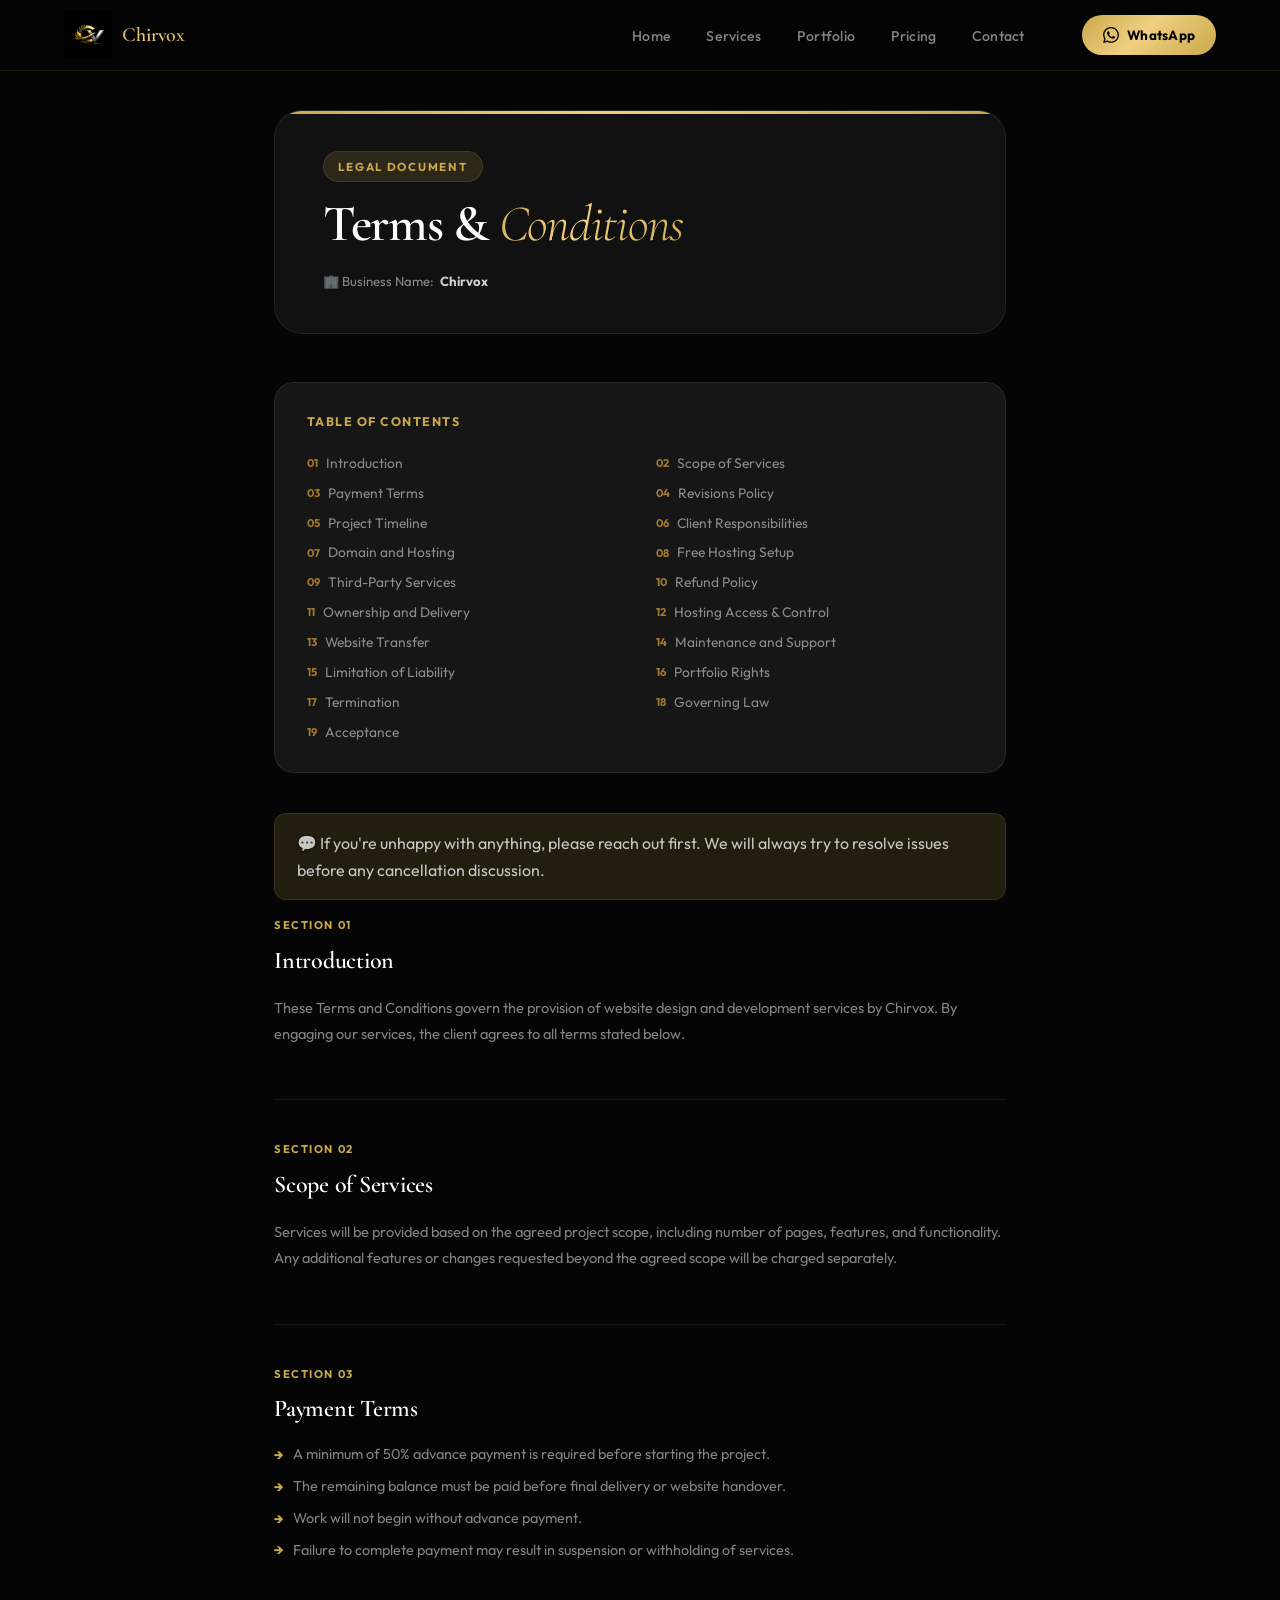
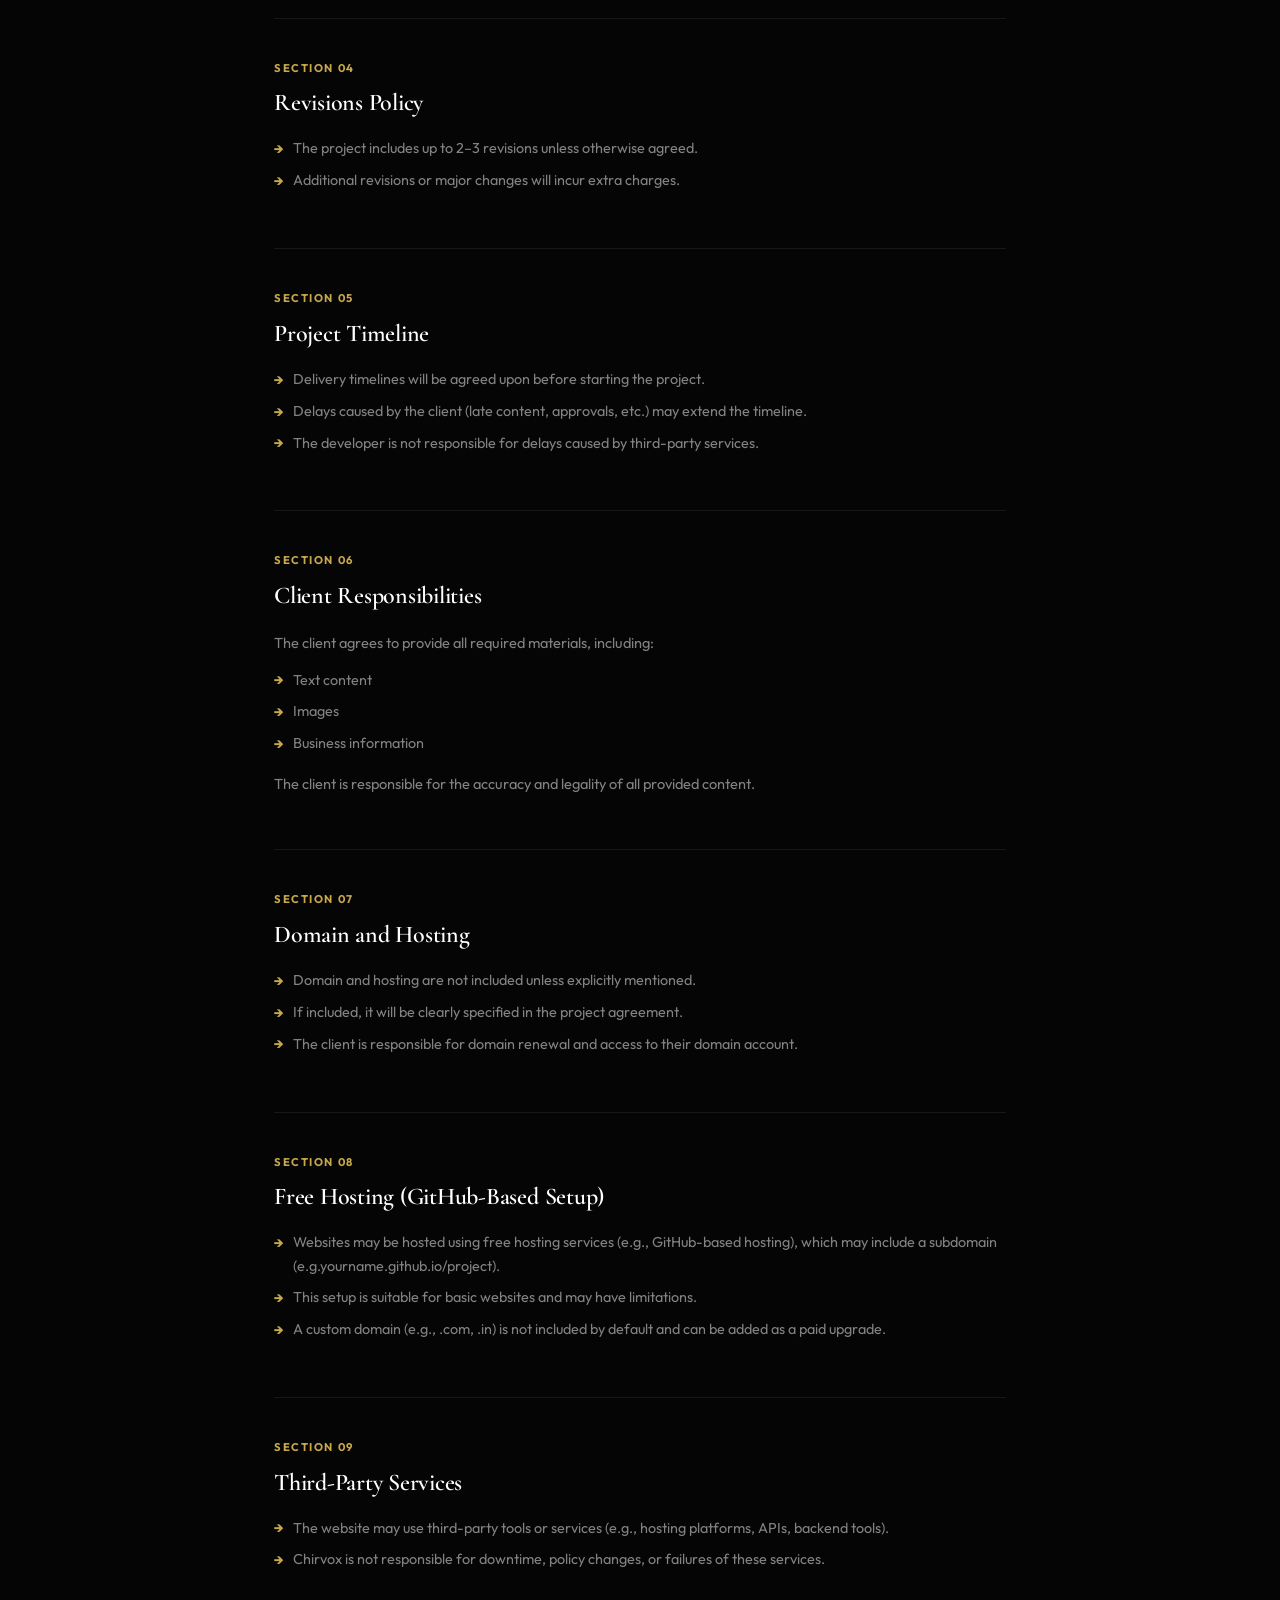
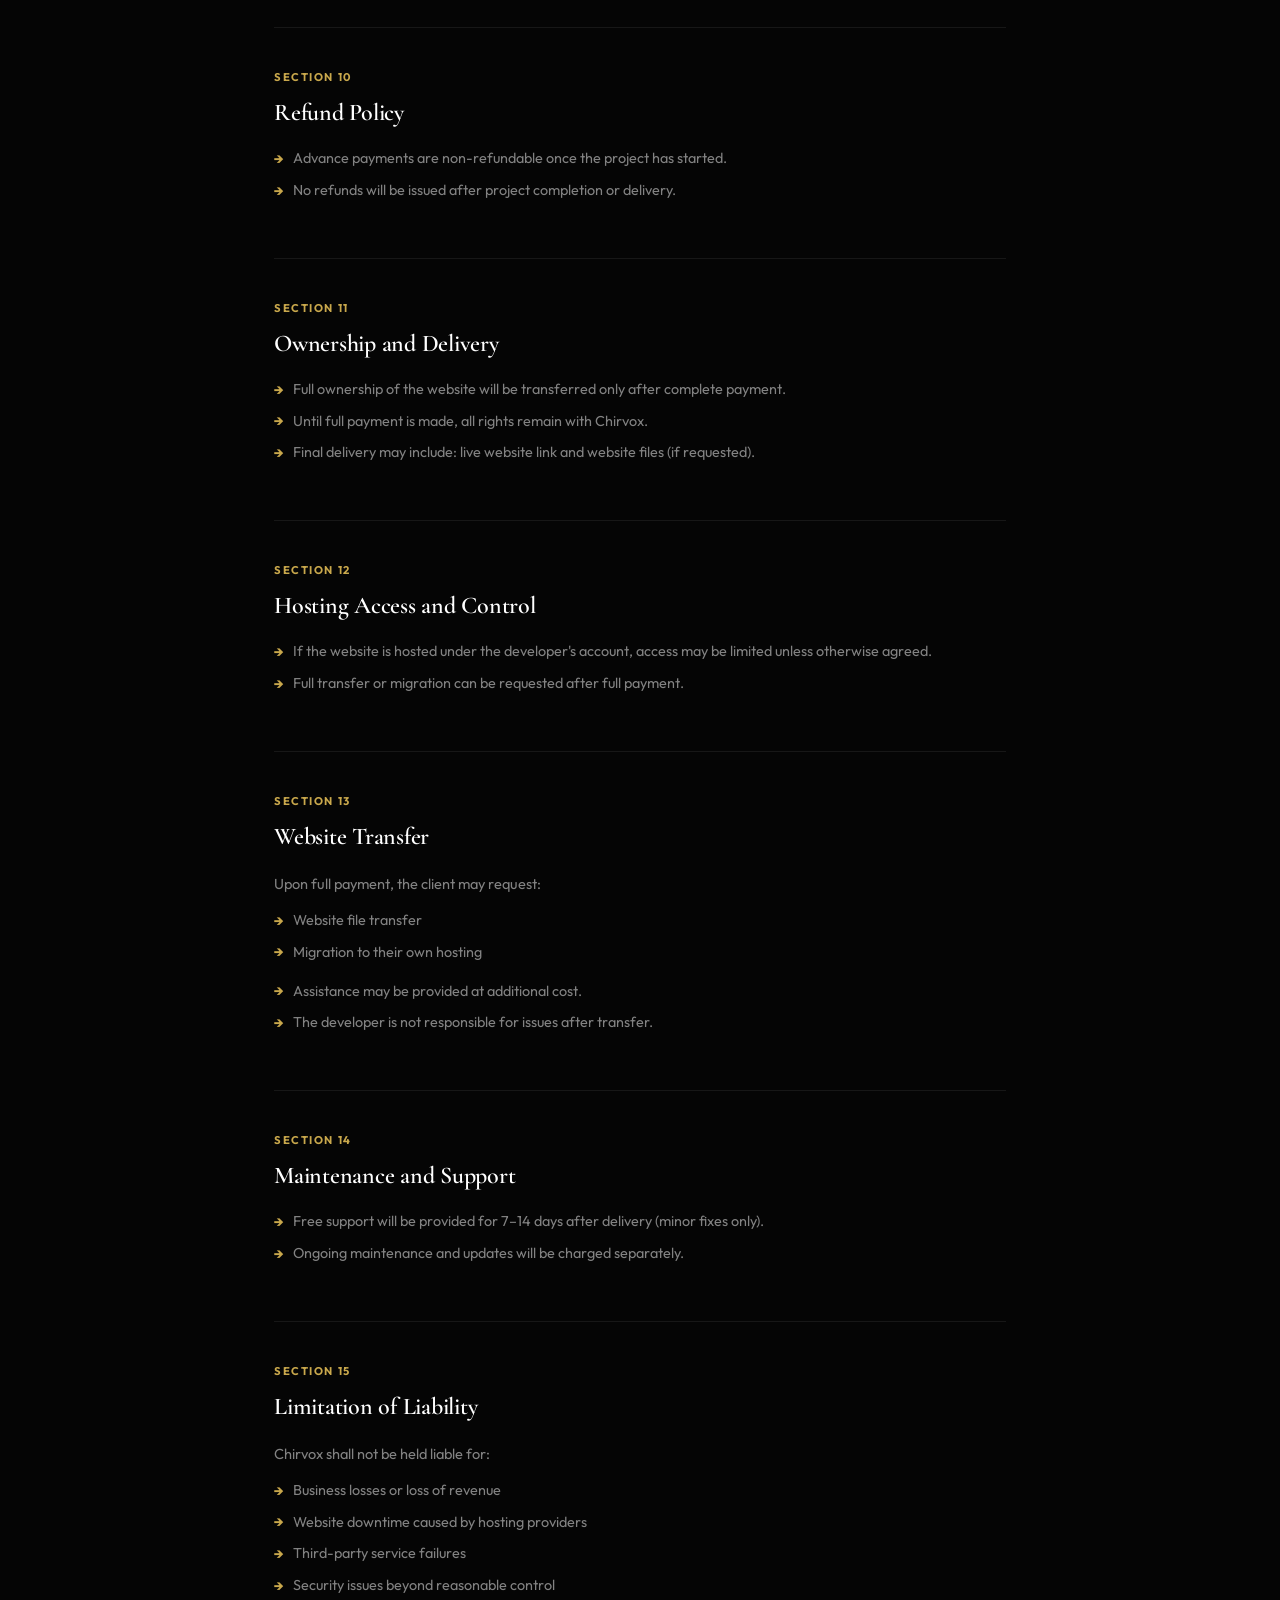
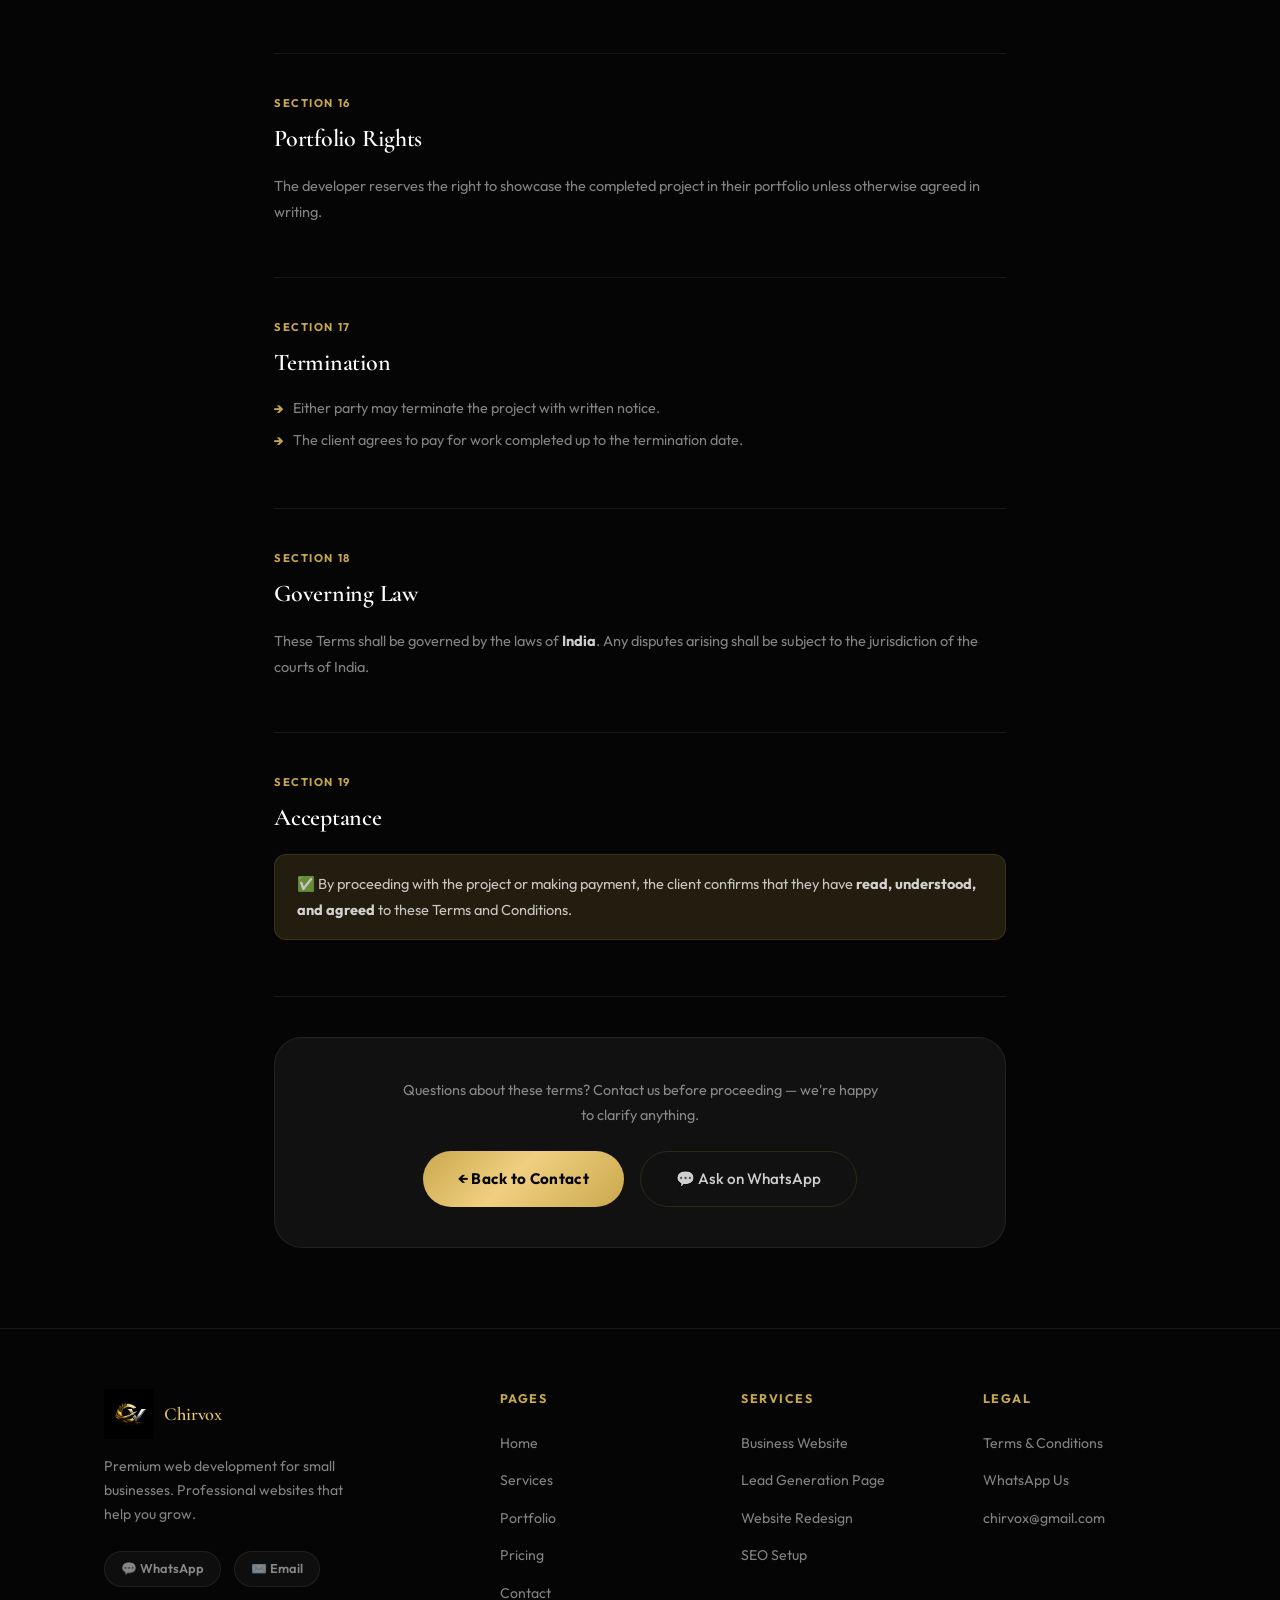
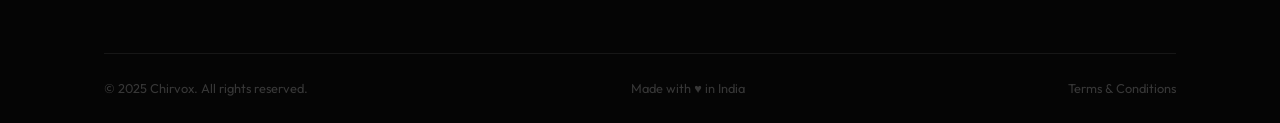
<file: terms.html>
<!DOCTYPE html>
<html lang="en">
<head>
  <!-- Google Tag Manager -->
<script>(function(w,d,s,l,i){w[l]=w[l]||[];w[l].push({'gtm.start':
new Date().getTime(),event:'gtm.js'});var f=d.getElementsByTagName(s)[0],
j=d.createElement(s),dl=l!='dataLayer'?'&l='+l:'';j.async=true;j.src=
'https://www.googletagmanager.com/gtm.js?id='+i+dl;f.parentNode.insertBefore(j,f);
})(window,document,'script','dataLayer','GTM-NBW2ZM2F');</script>
<!-- End Google Tag Manager -->

  <meta charset="UTF-8"/>
  <meta name="viewport" content="width=device-width, initial-scale=1.0"/>
  <title>Terms &amp; Conditions — Chirvox</title>
  <link rel="preconnect" href="https://fonts.googleapis.com"/>
  <link rel="preconnect" href="https://fonts.gstatic.com" crossorigin/>
  <link href="https://fonts.googleapis.com/css2?family=Cormorant+Garamond:ital,wght@0,300;0,500;0,600;0,700;1,300;1,500&family=Outfit:wght@300;400;500;600&display=swap" rel="stylesheet"/>
  <link rel="stylesheet" href="style.css"/>
  <style>
    .nav-logo { display:flex; align-items:center; gap:0.65rem; flex-shrink:0; text-decoration:none; }
    .nav-brand-name { font-family:'Cormorant Garamond',serif; font-size:1.25rem; font-weight:600; letter-spacing:-0.01em; color:var(--white); white-space:nowrap; }
    .nav-brand-name span { background:var(--gold-gradient); -webkit-background-clip:text; -webkit-text-fill-color:transparent; background-clip:text; }

    .terms-page { max-width: 860px; margin: 0 auto; padding: 110px 5% 80px; }

    .terms-top-banner {
      background: var(--black-3);
      border: 1px solid var(--border-light);
      border-radius: var(--radius-xl);
      padding: 2.5rem 3rem;
      margin-bottom: 3rem;
      position: relative;
      overflow: hidden;
    }
    .terms-top-banner::before {
      content: '';
      position: absolute; top: 0; left: 0; right: 0; height: 3px;
      background: var(--gold-gradient);
    }
    .terms-top-banner .terms-eyebrow {
      display: inline-block;
      font-size: 0.72rem; font-weight: 700; letter-spacing: 0.15em; text-transform: uppercase;
      color: var(--gold); margin-bottom: 0.9rem;
      padding: 0.3rem 0.9rem;
      border: 1px solid var(--border);
      border-radius: 100px; background: var(--gold-glow);
    }
    .terms-top-banner h1 {
      font-family: 'Cormorant Garamond', serif;
      font-size: clamp(2rem, 5vw, 3.2rem);
      font-weight: 600; color: var(--white);
      letter-spacing: -0.025em; line-height: 1.1;
      margin-bottom: 1.2rem;
    }
    .terms-top-banner h1 em { font-style: italic; font-weight: 300; background: var(--gold-gradient); -webkit-background-clip: text; -webkit-text-fill-color: transparent; background-clip: text; }
    .terms-meta { display: flex; gap: 1.5rem; flex-wrap: wrap; }
    .terms-meta span { font-size: 0.82rem; color: var(--white-50); display: flex; align-items: center; gap: 0.35rem; }

    /* TOC */
    .terms-toc {
      background: var(--black-4);
      border: 1px solid var(--border-light);
      border-radius: var(--radius-lg);
      padding: 1.8rem 2rem;
      margin-bottom: 2.5rem;
    }
    .terms-toc h3 { font-size: 0.78rem; font-weight: 700; letter-spacing: 0.12em; text-transform: uppercase; color: var(--gold); margin-bottom: 1.2rem; }
    .terms-toc ol { list-style: none; display: grid; grid-template-columns: 1fr 1fr; gap: 0.45rem 2rem; counter-reset: toc-c; }
    .terms-toc li { counter-increment: toc-c; }
    .terms-toc a { font-size: 0.86rem; color: var(--white-50); text-decoration: none; display: flex; align-items: center; gap: 0.5rem; transition: color 0.2s; }
    .terms-toc a::before { content: counter(toc-c, decimal-leading-zero); font-size: 0.7rem; font-weight: 700; color: var(--gold-dark); flex-shrink: 0; }
    .terms-toc a:hover { color: var(--gold-light); }

    /* Sections */
    .t-section { margin-bottom: 2.5rem; padding-bottom: 2.5rem; border-bottom: 1px solid var(--border-light); scroll-margin-top: 90px; }
    .t-section:last-of-type { border-bottom: none; }
    .t-section-num { font-size: 0.7rem; font-weight: 700; letter-spacing: 0.14em; text-transform: uppercase; color: var(--gold); margin-bottom: 0.4rem; }
    .t-section h2 { font-family: 'Cormorant Garamond', serif; font-size: 1.5rem; font-weight: 600; color: var(--white); margin-bottom: 0.9rem; letter-spacing: -0.01em; }
    .t-section p { font-size: 0.91rem; color: var(--white-50); line-height: 1.8; margin-bottom: 0.75rem; }
    .t-section ul { list-style: none; margin: 0.3rem 0 0.9rem; display: flex; flex-direction: column; gap: 0.45rem; }
    .t-section ul li { font-size: 0.9rem; color: var(--white-50); line-height: 1.65; display: flex; align-items: flex-start; gap: 0.6rem; }
    .t-section ul li::before { content: '→'; color: var(--gold); font-weight: 700; flex-shrink: 0; margin-top: 0.05rem; }
    .t-section code { background: var(--black-4); border: 1px solid var(--border-light); border-radius: 5px; padding: 0.1rem 0.45rem; font-size: 0.85em; color: var(--gold-light); font-family: monospace; }
    .t-highlight { background: var(--gold-glow); border: 1px solid var(--border); border-radius: var(--radius); padding: 1rem 1.4rem; margin: 1rem 0; }
    .t-highlight p { margin-bottom: 0; color: rgba(255,255,255,0.75); }

    /* Footer CTA */
    .terms-footer-cta { text-align: center; padding: 2.5rem; background: var(--black-3); border: 1px solid var(--border-light); border-radius: var(--radius-xl); margin-top: 2.5rem; }
    .terms-footer-cta p { font-size: 0.9rem; color: var(--white-50); margin-bottom: 1.5rem; max-width: 480px; margin-left: auto; margin-right: auto; line-height: 1.7; }

    @media(max-width:600px){ .terms-toc ol { grid-template-columns: 1fr; } .terms-top-banner { padding: 1.5rem; } }
  </style>
</head>

<body>
  <!-- Google Tag Manager (noscript) -->
<noscript><iframe src="https://www.googletagmanager.com/ns.html?id=GTM-NBW2ZM2F"
height="0" width="0" style="display:none;visibility:hidden"></iframe></noscript>
<!-- End Google Tag Manager (noscript) -->

<nav class="navbar" id="navbar">
  <div class="nav-inner">
    <a href="index.html" class="nav-logo">
      <img src="logo.png" alt="Chirvox Logo" class="logo-img"/>
      <span class="nav-brand-name"> <span>Chirvox</span></span>
    </a>
    <ul class="nav-links" id="navLinks">
      <li><a href="index.html">Home</a></li>
      <li><a href="services.html">Services</a></li>
      <li><a href="portfolio.html">Portfolio</a></li>
      <li><a href="pricing.html">Pricing</a></li>
      <li><a href="contact.html">Contact</a></li>
    </ul>
    <a href="https://wa.me/916363797625?text=Hi%2C%20I'm%20interested%20in%20a%20website!" class="btn-gold" target="_blank" rel="noopener">
      <svg width="16" height="16" viewBox="0 0 24 24" fill="currentColor"><path d="M17.472 14.382c-.297-.149-1.758-.867-2.03-.967-.273-.099-.471-.148-.67.15-.197.297-.767.966-.94 1.164-.173.199-.347.223-.644.075-.297-.15-1.255-.463-2.39-1.475-.883-.788-1.48-1.761-1.653-2.059-.173-.297-.018-.458.13-.606.134-.133.298-.347.446-.52.149-.174.198-.298.298-.497.099-.198.05-.371-.025-.52-.075-.149-.669-1.612-.916-2.207-.242-.579-.487-.5-.669-.51-.173-.008-.371-.01-.57-.01-.198 0-.52.074-.792.372-.272.297-1.04 1.016-1.04 2.479 0 1.462 1.065 2.875 1.213 3.074.149.198 2.096 3.2 5.077 4.487.709.306 1.262.489 1.694.625.712.227 1.36.195 1.871.118.571-.085 1.758-.719 2.006-1.413.248-.694.248-1.289.173-1.413-.074-.124-.272-.198-.57-.347m-5.421 7.403h-.004a9.87 9.87 0 01-5.031-1.378l-.361-.214-3.741.982.998-3.648-.235-.374a9.86 9.86 0 01-1.51-5.26c.001-5.45 4.436-9.884 9.888-9.884 2.64 0 5.122 1.03 6.988 2.898a9.825 9.825 0 012.893 6.994c-.003 5.45-4.437 9.884-9.885 9.884m8.413-18.297A11.815 11.815 0 0012.05 0C5.495 0 .16 5.335.157 11.892c0 2.096.547 4.142 1.588 5.945L.057 24l6.305-1.654a11.882 11.882 0 005.683 1.448h.005c6.554 0 11.89-5.335 11.893-11.893a11.821 11.821 0 00-3.48-8.413z"/></svg>
      WhatsApp
    </a>
    <button class="hamburger" id="hamburger" onclick="toggleMenu()"><span></span><span></span><span></span></button>
  </div>
</nav>

<div class="terms-page">

  <!-- Header Banner -->
  <div class="terms-top-banner">
    <div class="terms-eyebrow">Legal Document</div>
    <h1>Terms &amp; <em>Conditions</em></h1>
    <div class="terms-meta">
      <span>🏢 Business Name: <strong style="color:var(--white-80)">Chirvox</strong></span>
    </div>
  </div>

  <!-- Table of Contents -->
  <div class="terms-toc">
    <h3>Table of Contents</h3>
    <ol>
      <li><a href="#t1">Introduction</a></li>
      <li><a href="#t2">Scope of Services</a></li>
      <li><a href="#t3">Payment Terms</a></li>
      <li><a href="#t4">Revisions Policy</a></li>
      <li><a href="#t5">Project Timeline</a></li>
      <li><a href="#t6">Client Responsibilities</a></li>
      <li><a href="#t7">Domain and Hosting</a></li>
      <li><a href="#t8">Free Hosting Setup</a></li>
      <li><a href="#t9">Third-Party Services</a></li>
      <li><a href="#t10">Refund Policy</a></li>
      <li><a href="#t11">Ownership and Delivery</a></li>
      <li><a href="#t12">Hosting Access &amp; Control</a></li>
      <li><a href="#t13">Website Transfer</a></li>
      <li><a href="#t14">Maintenance and Support</a></li>
      <li><a href="#t15">Limitation of Liability</a></li>
      <li><a href="#t16">Portfolio Rights</a></li>
      <li><a href="#t17">Termination</a></li>
      <li><a href="#t18">Governing Law</a></li>
      <li><a href="#t19">Acceptance</a></li>
    </ol>
  </div>

  <div class="t-highlight">
    <p>💬 If you're unhappy with anything, please reach out first. We will always try to resolve issues before any cancellation discussion.</p>
  </div>

  <!-- Section 1 -->
  <div class="t-section" id="t1">
    <div class="t-section-num">Section 01</div>
    <h2>Introduction</h2>
    <p>These Terms and Conditions govern the provision of website design and development services by Chirvox. By engaging our services, the client agrees to all terms stated below.</p>
  </div>

  <!-- Section 2 -->
  <div class="t-section" id="t2">
    <div class="t-section-num">Section 02</div>
    <h2>Scope of Services</h2>
    <p>Services will be provided based on the agreed project scope, including number of pages, features, and functionality. Any additional features or changes requested beyond the agreed scope will be charged separately.</p>
  </div>

  <!-- Section 3 -->
  <div class="t-section" id="t3">
    <div class="t-section-num">Section 03</div>
    <h2>Payment Terms</h2>
    <ul>
      <li>A minimum of 50% advance payment is required before starting the project.</li>
      <li>The remaining balance must be paid before final delivery or website handover.</li>
      <li>Work will not begin without advance payment.</li>
      <li>Failure to complete payment may result in suspension or withholding of services.</li>
    </ul>
  </div>

  <!-- Section 4 -->
  <div class="t-section" id="t4">
    <div class="t-section-num">Section 04</div>
    <h2>Revisions Policy</h2>
    <ul>
      <li>The project includes up to 2–3 revisions unless otherwise agreed.</li>
      <li>Additional revisions or major changes will incur extra charges.</li>
    </ul>
  </div>

  <!-- Section 5 -->
  <div class="t-section" id="t5">
    <div class="t-section-num">Section 05</div>
    <h2>Project Timeline</h2>
    <ul>
      <li>Delivery timelines will be agreed upon before starting the project.</li>
      <li>Delays caused by the client (late content, approvals, etc.) may extend the timeline.</li>
      <li>The developer is not responsible for delays caused by third-party services.</li>
    </ul>
  </div>

  <!-- Section 6 -->
  <div class="t-section" id="t6">
    <div class="t-section-num">Section 06</div>
    <h2>Client Responsibilities</h2>
    <p>The client agrees to provide all required materials, including:</p>
    <ul>
      <li>Text content</li>
      <li>Images</li>
      <li>Business information</li>
    </ul>
    <p>The client is responsible for the accuracy and legality of all provided content.</p>
  </div>

  <!-- Section 7 -->
  <div class="t-section" id="t7">
    <div class="t-section-num">Section 07</div>
    <h2>Domain and Hosting</h2>
    <ul>
      <li>Domain and hosting are not included unless explicitly mentioned.</li>
      <li>If included, it will be clearly specified in the project agreement.</li>
      <li>The client is responsible for domain renewal and access to their domain account.</li>
    </ul>
  </div>

  <!-- Section 8 -->
  <div class="t-section" id="t8">
    <div class="t-section-num">Section 08</div>
    <h2>Free Hosting (GitHub-Based Setup)</h2>
    <ul>
      <li>Websites may be hosted using free hosting services (e.g., GitHub-based hosting), which may include a subdomain (e.g.yourname.github.io/project).</li>
      <li>This setup is suitable for basic websites and may have limitations.</li>
      <li>A custom domain (e.g., .com, .in) is not included by default and can be added as a paid upgrade.</li>
    </ul>
  </div>

  <!-- Section 9 -->
  <div class="t-section" id="t9">
    <div class="t-section-num">Section 09</div>
    <h2>Third-Party Services</h2>
    <ul>
      <li>The website may use third-party tools or services (e.g., hosting platforms, APIs, backend tools).</li>
      <li>Chirvox is not responsible for downtime, policy changes, or failures of these services.</li>
    </ul>
  </div>

  <!-- Section 10 -->
  <div class="t-section" id="t10">
    <div class="t-section-num">Section 10</div>
    <h2>Refund Policy</h2>
    <ul>
      <li>Advance payments are non-refundable once the project has started.</li>
      <li>No refunds will be issued after project completion or delivery.</li>
    </ul>
  </div>

  <!-- Section 11 -->
  <div class="t-section" id="t11">
    <div class="t-section-num">Section 11</div>
    <h2>Ownership and Delivery</h2>
    <ul>
      <li>Full ownership of the website will be transferred only after complete payment.</li>
      <li>Until full payment is made, all rights remain with Chirvox.</li>
      <li>Final delivery may include: live website link and website files (if requested).</li>
    </ul>
  </div>

  <!-- Section 12 -->
  <div class="t-section" id="t12">
    <div class="t-section-num">Section 12</div>
    <h2>Hosting Access and Control</h2>
    <ul>
      <li>If the website is hosted under the developer's account, access may be limited unless otherwise agreed.</li>
      <li>Full transfer or migration can be requested after full payment.</li>
    </ul>
  </div>

  <!-- Section 13 -->
  <div class="t-section" id="t13">
    <div class="t-section-num">Section 13</div>
    <h2>Website Transfer</h2>
    <p>Upon full payment, the client may request:</p>
    <ul>
      <li>Website file transfer</li>
      <li>Migration to their own hosting</li>
    </ul>
    <ul>
      <li>Assistance may be provided at additional cost.</li>
      <li>The developer is not responsible for issues after transfer.</li>
    </ul>
  </div>

  <!-- Section 14 -->
  <div class="t-section" id="t14">
    <div class="t-section-num">Section 14</div>
    <h2>Maintenance and Support</h2>
    <ul>
      <li>Free support will be provided for 7–14 days after delivery (minor fixes only).</li>
      <li>Ongoing maintenance and updates will be charged separately.</li>
    </ul>
  </div>

  <!-- Section 15 -->
  <div class="t-section" id="t15">
    <div class="t-section-num">Section 15</div>
    <h2>Limitation of Liability</h2>
    <p>Chirvox shall not be held liable for:</p>
    <ul>
      <li>Business losses or loss of revenue</li>
      <li>Website downtime caused by hosting providers</li>
      <li>Third-party service failures</li>
      <li>Security issues beyond reasonable control</li>
    </ul>
  </div>

  <!-- Section 16 -->
  <div class="t-section" id="t16">
    <div class="t-section-num">Section 16</div>
    <h2>Portfolio Rights</h2>
    <p>The developer reserves the right to showcase the completed project in their portfolio unless otherwise agreed in writing.</p>
  </div>

  <!-- Section 17 -->
  <div class="t-section" id="t17">
    <div class="t-section-num">Section 17</div>
    <h2>Termination</h2>
    <ul>
      <li>Either party may terminate the project with written notice.</li>
      <li>The client agrees to pay for work completed up to the termination date.</li>
    </ul>
  </div>

  <!-- Section 18 -->
  <div class="t-section" id="t18">
    <div class="t-section-num">Section 18</div>
    <h2>Governing Law</h2>
    <p>These Terms shall be governed by the laws of <strong style="color:var(--white-80)">India</strong>. Any disputes arising shall be subject to the jurisdiction of the courts of India.</p>
  </div>

  <!-- Section 19 -->
  <div class="t-section" id="t19">
    <div class="t-section-num">Section 19</div>
    <h2>Acceptance</h2>
    <div class="t-highlight">
      <p>✅ By proceeding with the project or making payment, the client confirms that they have <strong style="color:var(--white-80)">read, understood, and agreed</strong> to these Terms and Conditions.</p>
    </div>
  </div>

  <!-- Footer CTA -->
  <div class="terms-footer-cta">
    <p>Questions about these terms? Contact us before proceeding — we're happy to clarify anything.</p>
    <div style="display:flex;gap:1rem;justify-content:center;flex-wrap:wrap">
      <a href="contact.html" class="btn-gold-lg">← Back to Contact</a>
      <a href="https://wa.me/916363797625?text=Hi%2C%20I%20have%20a%20question%20about%20the%20Terms%20and%20Conditions" class="btn-outline-lg" target="_blank" rel="noopener">💬 Ask on WhatsApp</a>
    </div>
  </div>

</div>

<footer class="footer">
  <div class="container">
    <div class="footer-grid">
      <div class="footer-brand">
        <a href="index.html" style="display:inline-flex;align-items:center;gap:0.65rem;text-decoration:none;margin-bottom:1rem;">
          <img src="logo.png" alt="Chirvox" style="height:50px;width:auto"/>
          <span style="font-family:Cormorant Garamond,serif;font-size:1.15rem;font-weight:600;color:#fff;letter-spacing:-0.01em;white-space:nowrap"> <span style="background:linear-gradient(135deg,#c9a84c 0%,#f0d080 45%,#c9a84c 100%);-webkit-background-clip:text;-webkit-text-fill-color:transparent;background-clip:text">Chirvox</span></span>
        </a>
        <p>Premium web development for small businesses. Professional websites that help you grow.</p>
        <div class="footer-social">
          <a href="https://wa.me/916363797625" target="_blank" class="social-btn">💬 WhatsApp</a>
          <a href="mailto:chirvox@gmail.com" class="social-btn">✉️ Email</a>
        </div>
      </div>
      <div class="footer-col"><h4>Pages</h4><ul>
        <li><a href="index.html">Home</a></li>
        <li><a href="services.html">Services</a></li>
        <li><a href="portfolio.html">Portfolio</a></li>
        <li><a href="pricing.html">Pricing</a></li>
        <li><a href="contact.html">Contact</a></li>
      </ul></div>
      <div class="footer-col"><h4>Services</h4><ul>
        <li><a href="services.html#svc-business-website">Business Website</a></li>
        <li><a href="services.html#svc-landing-page">Lead Generation Page</a></li>
        <li><a href="services.html#svc-redesign">Website Redesign</a></li>
        <li><a href="services.html#svc-seo">SEO Setup</a></li>
      </ul></div>
      <div class="footer-col"><h4>Legal</h4><ul>
        <li><a href="terms.html">Terms &amp; Conditions</a></li>
        <li><a href="https://wa.me/916363797625" target="_blank">WhatsApp Us</a></li>
        <li><a href="mailto:chirvox@gmail.com">chirvox@gmail.com</a></li>
      </ul></div>
    </div>
    <div class="footer-bottom">
      <span>© 2025 Chirvox. All rights reserved.</span>
      <span>Made with ♥ in India</span>
      <a href="terms.html" style="color:rgba(255,255,255,0.2);font-size:0.8rem;text-decoration:none" onmouseover="this.style.color='#c9a84c'" onmouseout="this.style.color='rgba(255,255,255,0.2)'">Terms &amp; Conditions</a>
    </div>
  </div>
</footer>

<script src="main.js"></script>
</body>
</html>
</file>
<file: style.css>
/* ─── RESET & VARS ─── */
*, *::before, *::after { box-sizing: border-box; margin: 0; padding: 0; }

:root {
  --black: #050505;
  --black-2: #0a0a0a;
  --black-3: #111111;
  --black-4: #161616;
  --gold: #c9a84c;
  --gold-light: #e8c96d;
  --gold-dark: #a07830;
  --gold-glow: rgba(201,168,76,0.15);
  --gold-gradient: linear-gradient(135deg, #c9a84c 0%, #f0d080 45%, #c9a84c 100%);
  --silver: #c0c0c0;
  --silver-light: #e8e8e8;
  --silver-dark: #909090;
  --white: #ffffff;
  --white-80: rgba(255,255,255,0.8);
  --white-50: rgba(255,255,255,0.5);
  --white-20: rgba(255,255,255,0.2);
  --white-08: rgba(255,255,255,0.08);
  --white-04: rgba(255,255,255,0.04);
  --border: rgba(201,168,76,0.15);
  --border-light: rgba(255,255,255,0.07);
  --radius: 12px;
  --radius-lg: 20px;
  --radius-xl: 28px;
  --shadow-gold: 0 0 40px rgba(201,168,76,0.2);
  --font-display: 'Cormorant Garamond', Georgia, serif;
  --font-body: 'Outfit', sans-serif;
}

html {
  scroll-behavior: smooth;
  font-size: 16px;
  -webkit-text-size-adjust: 100%;
  -moz-text-size-adjust: 100%;
  text-size-adjust: 100%;
  min-width: 320px;
}

body {
  font-family: var(--font-body);
  background: var(--black);
  color: var(--white-80);
  line-height: 1.65;
  overflow-x: hidden;
  -webkit-font-smoothing: antialiased;
  -moz-osx-font-smoothing: grayscale;
}

a { text-decoration: none; color: inherit; }
img { max-width: 100%; display: block; }
ul { list-style: none; }

/* ─── NAVBAR ─── */
.navbar {
  position: fixed; top: 0; left: 0; right: 0; z-index: 1000;
  background: rgba(5,5,5,0.85);
  backdrop-filter: blur(20px);
  border-bottom: 1px solid var(--border);
  transition: background 0.3s;
}
.navbar.scrolled { background: rgba(5,5,5,0.97); }
.nav-inner {
  max-width: 1280px;
  margin: 0 auto;
  padding: 0 5%;
  height: 70px;
  display: flex; align-items: center; gap: 2.5rem;
}
.nav-logo { display: flex; align-items: center; flex-shrink: 0; }
.logo-img { height: 48px; width: auto; object-fit: contain; }
.nav-links {
  display: flex; gap: 0; list-style: none;
  margin-left: auto;
}
.nav-links a {
  color: var(--white-50);
  font-size: 0.88rem;
  font-weight: 500;
  padding: 0.5rem 1.1rem;
  border-radius: 8px;
  transition: color 0.2s, background 0.2s;
  letter-spacing: 0.02em;
  position: relative;
}
.nav-links a:hover,
.nav-links a.active {
  color: var(--gold-light);
}
.nav-links a.active::after {
  content: '';
  position: absolute; bottom: -1px; left: 50%; transform: translateX(-50%);
  width: 20px; height: 2px;
  background: var(--gold-gradient);
  border-radius: 2px;
}

/* NAV BUTTONS */
.btn-gold {
  display: inline-flex; align-items: center; gap: 0.5rem;
  background: var(--gold-gradient);
  color: var(--black) !important;
  font-weight: 700;
  font-size: 0.84rem;
  padding: 0.55rem 1.3rem;
  border-radius: 100px;
  white-space: nowrap;
  transition: opacity 0.2s, transform 0.15s, box-shadow 0.2s;
  letter-spacing: 0.02em;
  flex-shrink: 0;
}
.btn-gold:hover { opacity: 0.9; transform: translateY(-1px); box-shadow: var(--shadow-gold); }

.hamburger {
  display: none; flex-direction: column; gap: 5px;
  cursor: pointer; background: none; border: none; padding: 4px; margin-left: auto;
}
.hamburger span { width: 24px; height: 2px; background: var(--gold); border-radius: 2px; transition: 0.3s; display: block; }

/* ─── HERO ─── */
.hero {
  min-height: 100vh;
  display: flex; align-items: center;
  padding: 100px 5% 60px;
  position: relative; overflow: hidden;
  gap: 4rem;
  max-width: 1400px; margin: 0 auto;
}
.hero-glow {
  position: fixed; top: -20vh; left: 50%; transform: translateX(-50%);
  width: 800px; height: 600px;
  background: radial-gradient(ellipse, rgba(201,168,76,0.08) 0%, transparent 70%);
  pointer-events: none; z-index: 0;
}
.hero-grid-lines {
  position: absolute; inset: 0;
  background-image:
    linear-gradient(rgba(201,168,76,0.03) 1px, transparent 1px),
    linear-gradient(90deg, rgba(201,168,76,0.03) 1px, transparent 1px);
  background-size: 60px 60px;
  pointer-events: none;
}
.hero-content {
  flex: 1; min-width: 0; position: relative; z-index: 1;
}
.hero-eyebrow {
  display: inline-flex; align-items: center; gap: 0.6rem;
  font-size: 0.8rem; font-weight: 600;
  letter-spacing: 0.15em; text-transform: uppercase;
  color: var(--gold);
  margin-bottom: 1.5rem;
  border: 1px solid var(--border);
  padding: 0.4rem 1rem;
  border-radius: 100px;
  background: var(--gold-glow);
}
.gold-dot {
  width: 6px; height: 6px; border-radius: 50%;
  background: var(--gold); display: inline-block;
  box-shadow: 0 0 8px var(--gold);
  animation: pulse 2s infinite;
}
@keyframes pulse { 0%,100%{opacity:1;transform:scale(1)} 50%{opacity:0.6;transform:scale(1.3)} }

.hero-title {
  font-family: var(--font-display);
  font-size: clamp(3rem, 5.5vw, 5.5rem);
  font-weight: 600;
  line-height: 1.05;
  letter-spacing: -0.02em;
  color: var(--white);
  margin-bottom: 1.5rem;
}
.hero-title em {
  font-style: italic;
  font-weight: 300;
  background: var(--gold-gradient);
  -webkit-background-clip: text; -webkit-text-fill-color: transparent;
  background-clip: text;
}
.hero-sub {
  font-size: 1.1rem; color: var(--white-50);
  max-width: 520px; margin-bottom: 2.5rem;
  font-weight: 300; line-height: 1.7;
}
.hero-actions { display: flex; gap: 1rem; flex-wrap: wrap; margin-bottom: 3.5rem; }

.btn-gold-lg {
  display: inline-flex; align-items: center; gap: 0.5rem;
  background: var(--gold-gradient);
  color: var(--black);
  font-weight: 700; font-size: 0.95rem;
  padding: 0.9rem 2.2rem;
  border-radius: 100px;
  transition: transform 0.15s, box-shadow 0.2s, opacity 0.2s;
  letter-spacing: 0.02em;
}
.btn-gold-lg:hover { transform: translateY(-2px); box-shadow: 0 8px 30px rgba(201,168,76,0.4); opacity:0.92; }

.btn-outline-lg {
  display: inline-flex; align-items: center; gap: 0.5rem;
  border: 1.5px solid var(--border);
  color: var(--white-80);
  font-weight: 500; font-size: 0.95rem;
  padding: 0.9rem 2.2rem;
  border-radius: 100px;
  transition: border-color 0.2s, color 0.2s, background 0.2s;
}
.btn-outline-lg:hover { border-color: var(--gold); color: var(--gold); background: var(--gold-glow); }

.hero-stats {
  display: flex; gap: 2.5rem; align-items: center; flex-wrap: wrap;
}
.stat { display: flex; flex-direction: column; gap: 0.2rem; }
.stat-num {
  font-family: var(--font-display);
  font-size: 2rem; font-weight: 600;
  line-height: 1; letter-spacing: -0.02em;
}
.stat-label { font-size: 0.78rem; color: var(--white-50); letter-spacing: 0.05em; text-transform: uppercase; font-weight: 500; }
.stat-divider { width: 1px; height: 40px; background: var(--border); }
.gold-text {
  background: var(--gold-gradient);
  -webkit-background-clip: text; -webkit-text-fill-color: transparent;
  background-clip: text;
}

/* Browser Mockup */
.hero-visual {
  flex: 1; position: relative; z-index: 1;
  display: flex; align-items: center; justify-content: center;
  min-height: 420px;
}
.browser-mock {
  width: 100%; max-width: 480px;
  background: var(--black-3);
  border: 1px solid rgba(201,168,76,0.25);
  border-radius: var(--radius-lg);
  box-shadow: 0 30px 80px rgba(0,0,0,0.6), 0 0 60px rgba(201,168,76,0.08);
  overflow: hidden;
}
.browser-bar {
  height: 40px;
  background: var(--black-4);
  border-bottom: 1px solid var(--border-light);
  display: flex; align-items: center; gap: 1rem;
  padding: 0 1rem;
}
.browser-dots { display: flex; gap: 6px; }
.browser-dots span {
  width: 10px; height: 10px; border-radius: 50%;
}
.browser-dots span:nth-child(1) { background: #ff5f56; }
.browser-dots span:nth-child(2) { background: #ffbd2e; }
.browser-dots span:nth-child(3) { background: #27c93f; }
.browser-url {
  font-size: 0.75rem; color: var(--white-20);
  background: var(--white-04); padding: 0.25rem 0.8rem;
  border-radius: 6px; border: 1px solid var(--border-light);
}
.browser-body { padding: 16px; display: flex; flex-direction: column; gap: 10px; }
.mock-hero-strip {
  height: 120px; border-radius: 10px;
  background: linear-gradient(135deg, #1a1200 0%, #2c2000 50%, #1a1200 100%);
  border: 1px solid rgba(201,168,76,0.2);
  position: relative; overflow: hidden;
}
.mock-hero-strip::after {
  content: '';
  position: absolute; inset: 0;
  background: linear-gradient(90deg, transparent, rgba(201,168,76,0.1), transparent);
  animation: shimmer 2.5s infinite;
}
@keyframes shimmer { 0%{transform:translateX(-100%)} 100%{transform:translateX(100%)} }
.mock-nav-strip {
  height: 14px; border-radius: 7px; width: 70%;
  background: var(--white-04);
  border: 1px solid var(--border-light);
}
.mock-content { display: flex; flex-direction: column; gap: 8px; }
.mock-block { border-radius: 8px; background: var(--white-04); border: 1px solid var(--border-light); }
.mock-block.tall { height: 80px; }
.mock-block.medium { height: 40px; }
.mock-block.short { height: 50px; flex: 1; }
.mock-row { display: flex; gap: 8px; }
.gold-shimmer {
  background: linear-gradient(135deg, rgba(201,168,76,0.08), rgba(201,168,76,0.04));
  border-color: rgba(201,168,76,0.2) !important;
}

/* Floating badges */
.floating-badge {
  position: absolute;
  background: var(--black-3);
  border: 1px solid var(--border);
  color: var(--gold-light);
  font-size: 0.78rem; font-weight: 600;
  padding: 0.5rem 0.9rem;
  border-radius: 100px;
  white-space: nowrap;
  box-shadow: 0 4px 20px rgba(0,0,0,0.4);
}
.badge-1 { top: 10%; left: -5%; animation: float 4s ease-in-out infinite; }
.badge-2 { bottom: 30%; right: -8%; animation: float 4s 1.5s ease-in-out infinite; }
.badge-3 { bottom: 10%; left: 5%; animation: float 4s 0.8s ease-in-out infinite; }
@keyframes float { 0%,100%{transform:translateY(0)} 50%{transform:translateY(-10px)} }

/* ─── LAYOUT ─── */
.container { max-width: 1200px; margin: 0 auto; padding: 0 5%; }
section { padding: 90px 0; }
.section-dark { background: var(--black-2); }
.section-darker { background: var(--black-3); }

.section-head { text-align: center; margin-bottom: 4rem; }
.section-eyebrow {
  display: inline-block;
  font-size: 0.75rem; font-weight: 600;
  letter-spacing: 0.15em; text-transform: uppercase;
  color: var(--gold); margin-bottom: 1rem;
  padding: 0.35rem 1rem;
  border: 1px solid var(--border);
  border-radius: 100px;
  background: var(--gold-glow);
}
.section-title {
  font-family: var(--font-display);
  font-size: clamp(2.2rem, 4vw, 3.5rem);
  font-weight: 600;
  color: var(--white);
  line-height: 1.15;
  letter-spacing: -0.02em;
}
.section-title em {
  font-style: italic; font-weight: 300;
  background: var(--gold-gradient);
  -webkit-background-clip: text; -webkit-text-fill-color: transparent;
  background-clip: text;
}
.section-sub {
  font-size: 1rem; color: var(--white-50);
  max-width: 540px; margin: 1rem auto 0;
  font-weight: 300;
}
.section-cta { text-align: center; margin-top: 3rem; }

/* Services Preview */
.services-preview-grid {
  display: grid;
  grid-template-columns: repeat(auto-fit, minmax(280px, 1fr));
  gap: 1.5rem;
}
.sp-card {
  display: block;
  background: var(--black-3);
  border: 1px solid var(--border-light);
  border-radius: var(--radius-lg);
  padding: 2.2rem;
  transition: transform 0.25s, border-color 0.25s, box-shadow 0.25s;
}
.sp-card:hover, .sp-card.featured-card {
  border-color: var(--border);
  transform: translateY(-4px);
  box-shadow: 0 20px 40px rgba(0,0,0,0.4), 0 0 20px var(--gold-glow);
}
.sp-card.featured-card {
  background: linear-gradient(160deg, var(--black-3) 60%, rgba(201,168,76,0.05));
}
.sp-icon { font-size: 2rem; margin-bottom: 1.2rem; }
.sp-card h3 {
  font-family: var(--font-display);
  font-size: 1.4rem; font-weight: 600;
  color: var(--white); margin-bottom: 0.6rem;
  letter-spacing: -0.01em;
}
.sp-card p { font-size: 0.9rem; color: var(--white-50); line-height: 1.65; margin-bottom: 1.5rem; }
.sp-link { font-size: 0.85rem; color: var(--gold); font-weight: 600; letter-spacing: 0.02em; }

/* Why Grid */
.why-grid {
  display: grid;
  grid-template-columns: repeat(auto-fit, minmax(260px, 1fr));
  gap: 1.2rem;
}
.why-card {
  background: var(--black-4);
  border: 1px solid var(--border-light);
  border-radius: var(--radius-lg);
  padding: 2rem;
  transition: border-color 0.25s, transform 0.2s;
}
.why-card:hover { border-color: var(--border); transform: translateY(-3px); }
.why-icon { font-size: 1.8rem; margin-bottom: 1rem; }
.why-card h3 {
  font-size: 1rem; font-weight: 600;
  color: var(--white); margin-bottom: 0.5rem;
}
.why-card p { font-size: 0.88rem; color: var(--white-50); }

/* Portfolio Preview */
.port-preview-grid {
  display: grid;
  grid-template-columns: repeat(3, 1fr);
  gap: 1.5rem;
}
.pp-card { border-radius: var(--radius-lg); overflow: hidden; }
.pp-visual {
  height: 260px;
  position: relative; overflow: hidden;
  cursor: pointer;
}
.pp-restaurant { background: linear-gradient(160deg, #1a0a00, #4a1e00, #2c1200); }
.pp-gym { background: linear-gradient(160deg, #050505, #0a1a14, #0f2a1e); }
.pp-shop { background: linear-gradient(160deg, #08080f, #10102a, #1a1a3a); }
.pp-visual::before {
  content: '';
  position: absolute; inset: 0;
  background: linear-gradient(to top, rgba(0,0,0,0.85) 0%, transparent 60%);
  z-index: 1;
}
.pp-visual::after {
  content: '';
  position: absolute; inset: 0;
  background: rgba(201,168,76,0); z-index: 0;
  transition: background 0.3s;
}
.pp-card:hover .pp-visual::after { background: rgba(201,168,76,0.05); }
.pp-overlay {
  position: absolute; bottom: 0; left: 0; right: 0;
  z-index: 2; padding: 1.5rem;
}
.pp-tag {
  display: inline-block;
  font-size: 0.7rem; font-weight: 700; letter-spacing: 0.1em;
  text-transform: uppercase;
  background: var(--gold-gradient);
  color: var(--black);
  padding: 0.2rem 0.7rem;
  border-radius: 100px;
  margin-bottom: 0.5rem;
}
.pp-overlay h4 {
  font-family: var(--font-display);
  font-size: 1.4rem; font-weight: 600;
  color: var(--white);
  letter-spacing: -0.01em;
}

/* CTA Band */
.cta-band {
  background: var(--black-4);
  border-top: 1px solid var(--border);
  border-bottom: 1px solid var(--border);
  padding: 80px 5%;
  position: relative; overflow: hidden;
}
.cta-glow {
  position: absolute; top: 50%; left: 50%; transform: translate(-50%,-50%);
  width: 600px; height: 300px;
  background: radial-gradient(ellipse, rgba(201,168,76,0.08) 0%, transparent 70%);
  pointer-events: none;
}
.cta-inner {
  display: flex; align-items: center; justify-content: space-between;
  gap: 3rem; flex-wrap: wrap; position: relative; z-index: 1;
}
.cta-title {
  font-family: var(--font-display);
  font-size: clamp(1.8rem, 3vw, 2.8rem);
  font-weight: 600; color: var(--white);
  line-height: 1.2; letter-spacing: -0.02em;
  margin-bottom: 0.5rem;
}
.cta-sub { font-size: 0.95rem; color: var(--white-50); font-weight: 300; }
.cta-actions { display: flex; gap: 1rem; flex-wrap: wrap; flex-shrink: 0; }

/* Ghost button */
.btn-ghost {
  display: inline-block;
  border: 1.5px solid var(--border);
  color: var(--white-80);
  font-weight: 500; font-size: 0.9rem;
  padding: 0.7rem 1.8rem;
  border-radius: 100px;
  transition: border-color 0.2s, color 0.2s, background 0.2s;
  letter-spacing: 0.02em;
}
.btn-ghost:hover { border-color: var(--gold); color: var(--gold); background: var(--gold-glow); }

/* ─── FOOTER ─── */
.footer {
  background: var(--black);
  border-top: 1px solid var(--border-light);
  padding: 60px 0 0;
}
.footer-grid {
  display: grid;
  grid-template-columns: 1.8fr 1fr 1fr 1fr;
  gap: 3rem;
  padding-bottom: 3rem;
}
.footer-logo { height: 52px; width: auto; margin-bottom: 1rem; }
.footer-brand p { font-size: 0.88rem; color: var(--white-50); line-height: 1.7; max-width: 260px; margin-bottom: 1.5rem; }
.footer-social { display: flex; gap: 0.8rem; flex-wrap: wrap; }
.social-btn {
  font-size: 0.8rem; font-weight: 600;
  background: var(--white-04);
  border: 1px solid var(--border-light);
  color: var(--white-50);
  padding: 0.4rem 1rem;
  border-radius: 100px;
  transition: border-color 0.2s, color 0.2s;
}
.social-btn:hover { border-color: var(--gold); color: var(--gold); }
.footer-col h4 {
  font-size: 0.78rem; font-weight: 700;
  letter-spacing: 0.12em; text-transform: uppercase;
  color: var(--gold); margin-bottom: 1.2rem;
}
.footer-col ul { display: flex; flex-direction: column; gap: 0.7rem; }
.footer-col a { font-size: 0.88rem; color: var(--white-50); transition: color 0.2s; }
.footer-col a:hover { color: var(--gold-light); }
.footer-bottom {
  border-top: 1px solid var(--border-light);
  padding: 1.5rem 0;
  display: flex; justify-content: space-between;
  font-size: 0.8rem; color: var(--white-20);
  flex-wrap: wrap; gap: 0.5rem;
}

/* ─── PAGE HERO (Inner pages) ─── */
.page-hero {
  padding: 130px 5% 70px;
  text-align: center;
  position: relative;
  overflow: hidden;
  background: var(--black-2);
  border-bottom: 1px solid var(--border-light);
}
.page-hero::before {
  content: '';
  position: absolute; top: 0; left: 50%; transform: translateX(-50%);
  width: 700px; height: 400px;
  background: radial-gradient(ellipse, rgba(201,168,76,0.06) 0%, transparent 70%);
  pointer-events: none;
}
.page-hero-eyebrow {
  display: inline-block;
  font-size: 0.75rem; font-weight: 600; letter-spacing: 0.15em; text-transform: uppercase;
  color: var(--gold); margin-bottom: 1rem;
  padding: 0.35rem 1rem;
  border: 1px solid var(--border);
  border-radius: 100px; background: var(--gold-glow);
}
.page-hero h1 {
  font-family: var(--font-display);
  font-size: clamp(2.5rem, 5vw, 4.5rem);
  font-weight: 600; color: var(--white);
  line-height: 1.1; letter-spacing: -0.025em;
  margin-bottom: 1.2rem;
}
.page-hero h1 em {
  font-style: italic; font-weight: 300;
  background: var(--gold-gradient);
  -webkit-background-clip: text; -webkit-text-fill-color: transparent;
  background-clip: text;
}
.page-hero p {
  font-size: 1.1rem; color: var(--white-50);
  max-width: 560px; margin: 0 auto 2.5rem;
  font-weight: 300;
}

/* ─── SERVICE PAGE ─── */
.services-full-grid {
  display: grid; grid-template-columns: repeat(auto-fit, minmax(300px, 1fr));
  gap: 1.5rem;
}
.svc-card {
  background: var(--black-3);
  border: 1px solid var(--border-light);
  border-radius: var(--radius-lg); padding: 2.5rem;
  transition: transform 0.25s, border-color 0.25s, box-shadow 0.25s;
}
.svc-card:hover {
  border-color: var(--border); transform: translateY(-5px);
  box-shadow: 0 20px 50px rgba(0,0,0,0.5), var(--shadow-gold);
}
.svc-icon-wrap {
  width: 60px; height: 60px;
  background: var(--gold-glow);
  border: 1px solid var(--border);
  border-radius: 16px;
  display: grid; place-items: center;
  font-size: 1.8rem; margin-bottom: 1.5rem;
}
.svc-card h3 {
  font-family: var(--font-display);
  font-size: 1.5rem; font-weight: 600;
  color: var(--white); margin-bottom: 0.7rem;
  letter-spacing: -0.01em;
}
.svc-card p { font-size: 0.92rem; color: var(--white-50); line-height: 1.7; margin-bottom: 1.5rem; }
.svc-features { display: flex; flex-direction: column; gap: 0.6rem; }
.svc-features li {
  display: flex; align-items: center; gap: 0.6rem;
  font-size: 0.88rem; color: var(--white-80);
}
.svc-features li::before {
  content: '✓';
  width: 20px; height: 20px;
  background: var(--gold-glow); color: var(--gold);
  border: 1px solid var(--border);
  border-radius: 50%; display: grid; place-items: center;
  font-size: 0.65rem; font-weight: 700; flex-shrink: 0;
}

/* Process Steps */
.process-grid {
  display: grid;
  grid-template-columns: repeat(auto-fit, minmax(200px, 1fr));
  gap: 1.2rem; position: relative;
}
.process-step {
  background: var(--black-4);
  border: 1px solid var(--border-light);
  border-radius: var(--radius-lg); padding: 2rem;
  text-align: center;
  transition: border-color 0.2s;
}
.process-step:hover { border-color: var(--border); }
.process-num {
  font-family: var(--font-display);
  font-size: 3.5rem; font-weight: 600; line-height: 1;
  margin-bottom: 0.5rem;
  background: var(--gold-gradient);
  -webkit-background-clip: text; -webkit-text-fill-color: transparent;
  background-clip: text; opacity: 0.4;
}
.process-step h4 { font-size: 0.95rem; font-weight: 600; color: var(--white); margin-bottom: 0.4rem; }
.process-step p { font-size: 0.82rem; color: var(--white-50); }

/* ─── PORTFOLIO PAGE ─── */
.portfolio-full-grid {
  display: grid; grid-template-columns: repeat(auto-fit, minmax(340px, 1fr));
  gap: 2rem;
}
.port-card {
  background: var(--black-3);
  border: 1px solid var(--border-light);
  border-radius: var(--radius-xl); overflow: hidden;
  transition: transform 0.3s, box-shadow 0.3s, border-color 0.3s;
}
.port-card:hover {
  transform: translateY(-6px);
  box-shadow: 0 30px 60px rgba(0,0,0,0.5), 0 0 30px rgba(201,168,76,0.08);
  border-color: var(--border);
}
.port-visual {
  height: 240px; position: relative; overflow: hidden;
}
.pv-restaurant { background: linear-gradient(160deg, #1a0800, #5a2000, #1a0800); }
.pv-gym       { background: linear-gradient(160deg, #040404, #0a1f18, #040404); }
.pv-shop      { background: linear-gradient(160deg, #050510, #121240, #050510); }
.pv-salon     { background: linear-gradient(160deg, #1a0a1a, #4a1040, #1a0a1a); }
.pv-cafe      { background: linear-gradient(160deg, #0a0600, #2a1800, #0a0600); }
.pv-medical   { background: linear-gradient(160deg, #001a1a, #003a3a, #001a1a); }

.port-visual-inner {
  position: absolute; inset: 0;
  display: flex; flex-direction: column; align-items: center; justify-content: center; gap: 8px;
  padding: 20px;
}
.pv-mockbar {
  width: 90%; height: 28px;
  background: rgba(255,255,255,0.06); border: 1px solid rgba(255,255,255,0.1);
  border-radius: 6px; display: flex; align-items: center; gap: 6px; padding: 0 10px;
}
.pv-dots { display: flex; gap: 4px; }
.pv-dots span { width: 7px; height: 7px; border-radius: 50%; }
.pv-dots span:nth-child(1){background:#ff5f5699} .pv-dots span:nth-child(2){background:#ffbd2e99} .pv-dots span:nth-child(3){background:#27c93f99}
.pv-urlbar { flex: 1; height: 12px; background: rgba(255,255,255,0.06); border-radius: 4px; }
.pv-hero-block {
  width: 90%; background: rgba(201,168,76,0.12);
  border: 1px solid rgba(201,168,76,0.2); border-radius: 8px;
  display: flex; align-items: center; justify-content: center;
  font-size: 2rem; flex: 1;
}
.pv-row { width: 90%; display: flex; gap: 6px; }
.pv-block { flex: 1; height: 18px; border-radius: 4px; background: rgba(255,255,255,0.05); border: 1px solid rgba(255,255,255,0.07); }

.port-body { padding: 1.8rem; }
.port-tag {
  display: inline-block;
  font-size: 0.7rem; font-weight: 700; letter-spacing: 0.1em; text-transform: uppercase;
  background: var(--gold-glow); color: var(--gold);
  border: 1px solid var(--border);
  padding: 0.2rem 0.7rem; border-radius: 100px; margin-bottom: 0.7rem;
}
.port-body h3 {
  font-family: var(--font-display);
  font-size: 1.4rem; font-weight: 600;
  color: var(--white); margin-bottom: 0.5rem;
  letter-spacing: -0.01em;
}
.port-body p { font-size: 0.9rem; color: var(--white-50); line-height: 1.6; margin-bottom: 1.2rem; }
.port-tags { display: flex; flex-wrap: wrap; gap: 0.4rem; }
.port-tags span {
  font-size: 0.75rem; color: var(--white-50);
  background: var(--white-04); border: 1px solid var(--border-light);
  padding: 0.2rem 0.6rem; border-radius: 6px;
}

/* ─── PRICING PAGE ─── */
.pricing-grid {
  display: grid; grid-template-columns: repeat(auto-fit, minmax(300px, 1fr));
  gap: 1.5rem; margin-bottom: 3rem;
}
.price-card {
  background: var(--black-3);
  border: 1px solid var(--border-light);
  border-radius: var(--radius-xl); padding: 2.5rem;
  position: relative;
  transition: transform 0.25s, box-shadow 0.25s;
}
.price-card:hover { transform: translateY(-5px); box-shadow: 0 25px 50px rgba(0,0,0,0.5); }
.price-card.featured {
  border-color: var(--gold-dark);
  background: linear-gradient(160deg, var(--black-3), rgba(201,168,76,0.04));
  box-shadow: 0 0 0 1px var(--border), var(--shadow-gold);
}
.price-badge {
  position: absolute; top: -14px; left: 50%; transform: translateX(-50%);
  background: var(--gold-gradient);
  color: var(--black);
  font-size: 0.72rem; font-weight: 800;
  letter-spacing: 0.1em; text-transform: uppercase;
  padding: 0.35rem 1.2rem; border-radius: 100px;
  white-space: nowrap;
}
.price-plan {
  font-size: 0.78rem; font-weight: 700; letter-spacing: 0.12em; text-transform: uppercase;
  color: var(--white-50); margin-bottom: 0.8rem;
}
.price-amount {
  font-family: var(--font-display);
  font-size: 4rem; font-weight: 600; line-height: 1;
  letter-spacing: -0.04em;
  background: var(--gold-gradient);
  -webkit-background-clip: text; -webkit-text-fill-color: transparent;
  background-clip: text;
  margin-bottom: 0.3rem;
}
.price-amount sub { font-size: 1.5rem; }
.price-note { font-size: 0.82rem; color: var(--white-50); margin-bottom: 2rem; }
.price-divider {
  height: 1px; background: var(--border-light);
  margin-bottom: 1.5rem;
}
.price-features { display: flex; flex-direction: column; gap: 0.8rem; margin-bottom: 2rem; }
.price-features li {
  display: flex; align-items: center; gap: 0.7rem;
  font-size: 0.9rem; color: var(--white-80);
}
.price-features li .check {
  width: 22px; height: 22px;
  background: var(--gold-glow); color: var(--gold);
  border: 1px solid var(--border);
  border-radius: 50%; display: grid; place-items: center;
  font-size: 0.65rem; font-weight: 800; flex-shrink: 0;
}
.btn-price {
  display: block; width: 100%; text-align: center;
  padding: 0.9rem; border-radius: 100px;
  font-size: 0.95rem; font-weight: 700;
  transition: transform 0.15s, box-shadow 0.2s, opacity 0.2s;
  letter-spacing: 0.02em;
}
.btn-price.gold-btn {
  background: var(--gold-gradient); color: var(--black);
}
.btn-price.gold-btn:hover { transform: translateY(-2px); box-shadow: 0 8px 25px rgba(201,168,76,0.4); opacity: 0.92; }
.btn-price.outline-btn {
  border: 1.5px solid var(--border); color: var(--white-80);
}
.btn-price.outline-btn:hover { border-color: var(--gold); color: var(--gold); background: var(--gold-glow); }

.addons-section {
  background: var(--black-3);
  border: 1px solid var(--border-light);
  border-radius: var(--radius-xl); padding: 2.5rem;
}
.addons-section h3 {
  font-family: var(--font-display);
  font-size: 1.6rem; font-weight: 600;
  color: var(--white); margin-bottom: 0.5rem;
}
.addons-section p { font-size: 0.9rem; color: var(--white-50); margin-bottom: 2rem; }
.addon-grid {
  display: grid; grid-template-columns: repeat(auto-fit, minmax(220px, 1fr));
  gap: 1rem;
}
.addon-item {
  background: var(--black-4);
  border: 1px solid var(--border-light);
  border-radius: var(--radius); padding: 1.2rem 1.5rem;
  display: flex; align-items: center; gap: 1rem;
  transition: border-color 0.2s;
}
.addon-item:hover { border-color: var(--border); }
.addon-emoji { font-size: 1.5rem; }
.addon-info strong { display: block; font-size: 0.9rem; color: var(--white); font-weight: 600; }
.addon-info span { font-size: 0.8rem; color: var(--white-50); }

/* ─── CONTACT PAGE ─── */
.contact-grid {
  display: grid; grid-template-columns: 1fr 1.3fr;
  gap: 4rem; align-items: start;
}
.contact-info-card {
  background: var(--black-3);
  border: 1px solid var(--border-light);
  border-radius: var(--radius-xl); padding: 2.5rem;
}
.contact-info-card h3 {
  font-family: var(--font-display);
  font-size: 1.7rem; font-weight: 600; color: var(--white);
  margin-bottom: 0.7rem; letter-spacing: -0.02em;
}
.contact-info-card p { font-size: 0.92rem; color: var(--white-50); margin-bottom: 2rem; line-height: 1.7; }
.contact-methods { display: flex; flex-direction: column; gap: 1rem; }
.c-method {
  display: flex; align-items: center; gap: 1rem;
  background: var(--black-4); border: 1px solid var(--border-light);
  border-radius: var(--radius); padding: 1rem 1.3rem;
  transition: border-color 0.2s, transform 0.15s;
}
.c-method:hover { border-color: var(--border); transform: translateX(4px); }
.c-method-icon {
  width: 44px; height: 44px; border-radius: 12px;
  background: var(--gold-glow); border: 1px solid var(--border);
  display: grid; place-items: center; font-size: 1.2rem; flex-shrink: 0;
}
.c-method-text strong { display: block; font-size: 0.9rem; color: var(--white); font-weight: 600; }
.c-method-text span { font-size: 0.8rem; color: var(--white-50); }

.contact-form-card {
  background: var(--black-3);
  border: 1px solid var(--border-light);
  border-radius: var(--radius-xl); padding: 2.5rem;
}
.contact-form-card h3 {
  font-family: var(--font-display);
  font-size: 1.7rem; font-weight: 600; color: var(--white);
  margin-bottom: 1.5rem; letter-spacing: -0.02em;
}
.form { display: flex; flex-direction: column; gap: 1rem; }
.form-row { display: grid; grid-template-columns: 1fr 1fr; gap: 1rem; }
.form-group { display: flex; flex-direction: column; gap: 0.4rem; }
.form-group label { font-size: 0.8rem; font-weight: 600; letter-spacing: 0.04em; text-transform: uppercase; color: var(--white-50); }
.form-group input,
.form-group select,
.form-group textarea {
  background: var(--black-4); border: 1.5px solid var(--border-light);
  border-radius: var(--radius); padding: 0.8rem 1rem;
  font-family: var(--font-body); font-size: 0.95rem; color: var(--white);
  outline: none; transition: border-color 0.2s, box-shadow 0.2s;
  width: 100%;
}
.form-group select option { background: var(--black-3); }
.form-group input::placeholder, .form-group textarea::placeholder { color: var(--white-20); }
.form-group input:focus, .form-group select:focus, .form-group textarea:focus {
  border-color: var(--gold-dark); box-shadow: 0 0 0 3px var(--gold-glow);
}
.form-group textarea { resize: vertical; min-height: 120px; }
.btn-submit {
  background: var(--gold-gradient);
  color: var(--black);
  border: none; width: 100%; padding: 1rem;
  border-radius: 100px;
  font-family: var(--font-body); font-size: 1rem; font-weight: 700;
  cursor: pointer; letter-spacing: 0.03em;
  transition: transform 0.15s, box-shadow 0.2s, opacity 0.2s;
}
.btn-submit:hover { transform: translateY(-2px); box-shadow: 0 8px 25px rgba(201,168,76,0.4); opacity: 0.92; }

/* ─── ANIMATIONS ─── */
@keyframes fadeUp {
  from { opacity: 0; transform: translateY(30px); }
  to { opacity: 1; transform: translateY(0); }
}
/* Reveal starts hidden ONLY after JS marks <html class="js-ready"> */
.js-ready .reveal {
  opacity: 0; transform: translateY(28px);
  transition: opacity 0.65s ease, transform 0.65s ease;
}
.js-ready .reveal.visible { opacity: 1; transform: none; }
/* Without JS or on file://, everything is visible by default */
.reveal { opacity: 1; transform: none; }

/* ─── MOBILE ─── */
@media (max-width: 900px) {
  .hero { flex-direction: column; padding-top: 110px; text-align: center; gap: 2.5rem; }
  .hero-sub, .hero-stats { margin: 0 auto 2rem; justify-content: center; }
  .hero-actions { justify-content: center; }
  .hero-visual { width: 100%; }
  .port-preview-grid { grid-template-columns: 1fr; }
  .cta-inner { flex-direction: column; text-align: center; }
  .cta-actions { justify-content: center; }
  .footer-grid { grid-template-columns: 1fr 1fr; }
  .contact-grid { grid-template-columns: 1fr; }
  .form-row { grid-template-columns: 1fr; }
}
@media (max-width: 768px) {
  .nav-links { display: none; }
  .nav-links.open {
    display: flex; flex-direction: column;
    position: fixed; top: 70px; left: 0; right: 0;
    background: rgba(5,5,5,0.98);
    backdrop-filter: blur(20px);
    padding: 2rem 5%;
    border-bottom: 1px solid var(--border);
    z-index: 999; gap: 0;
  }
  .nav-links.open li a { display: block; padding: 0.9rem 0; border-bottom: 1px solid var(--border-light); font-size: 1rem; }
  .hamburger { display: flex; }
  .btn-gold { display: none; }
  .footer-grid { grid-template-columns: 1fr; gap: 2rem; }
  .badge-1, .badge-2, .badge-3 { display: none; }
}

/* Edited */
</file>
